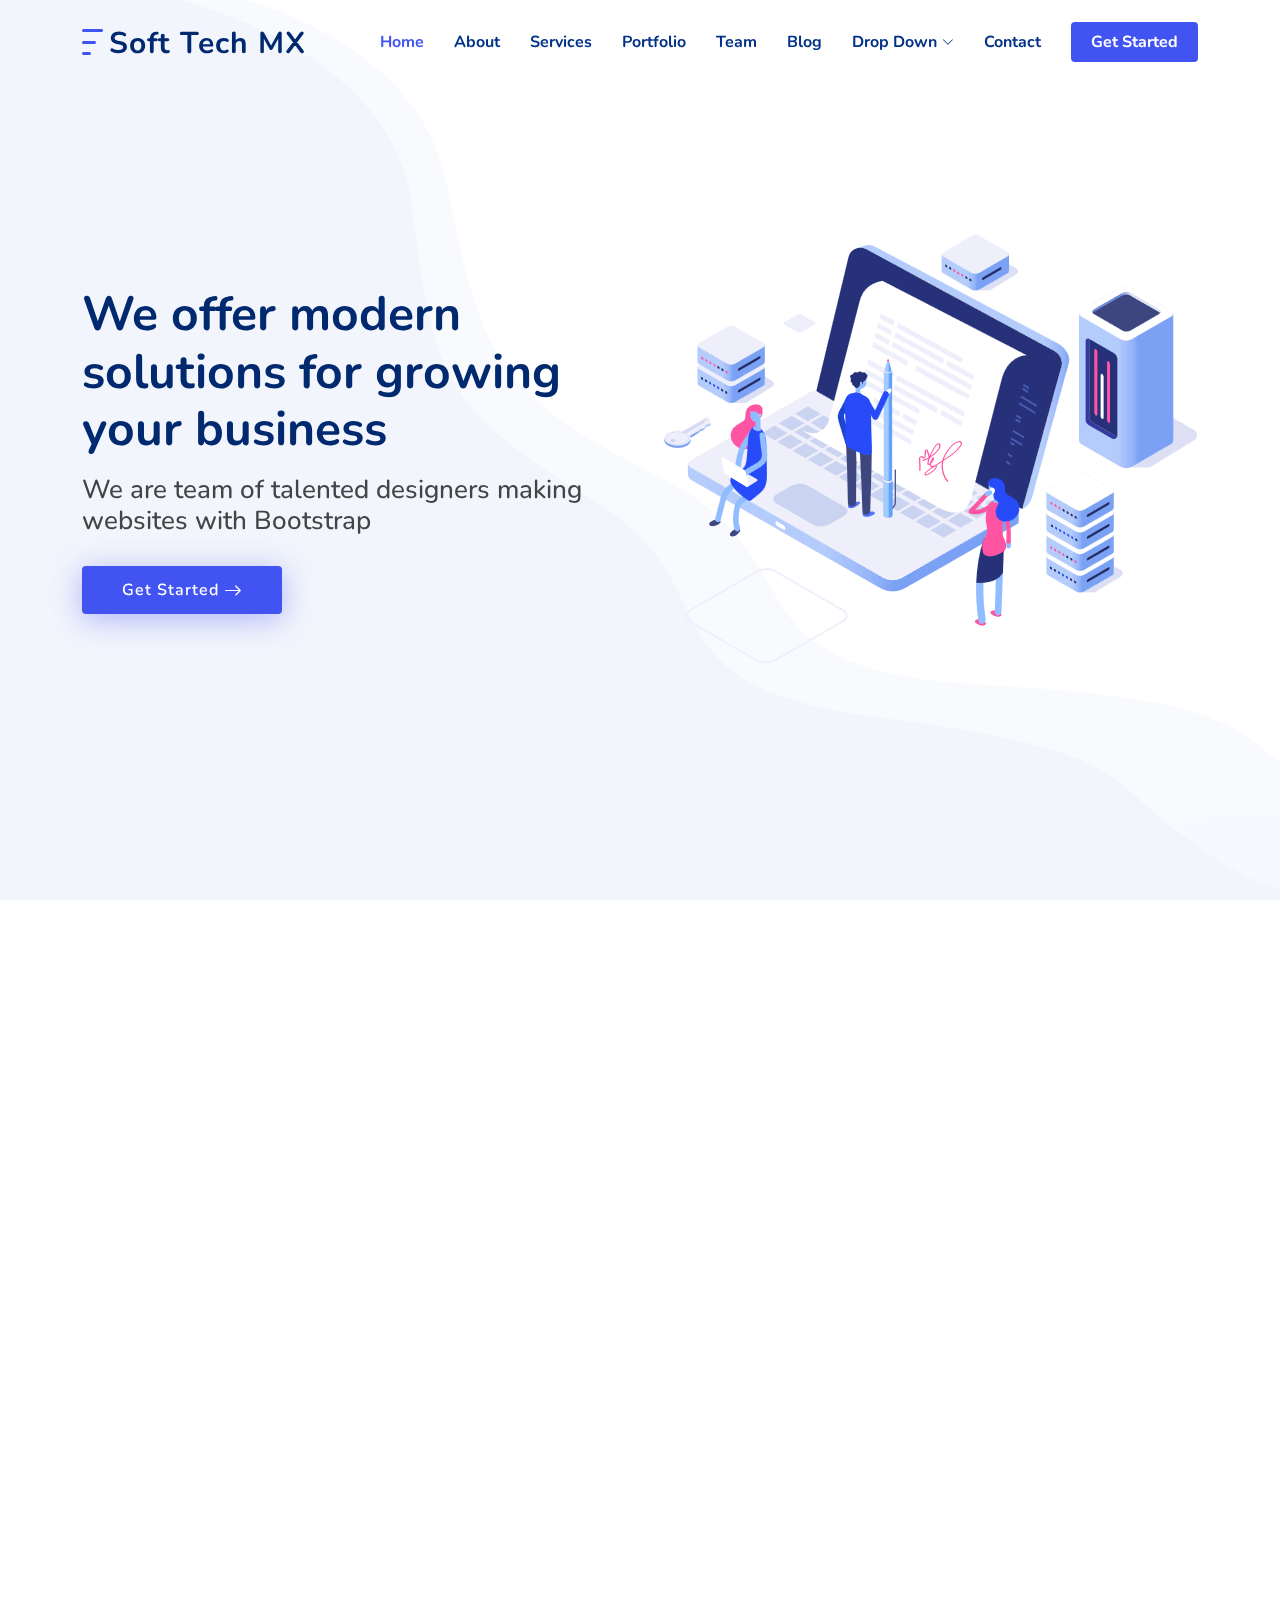
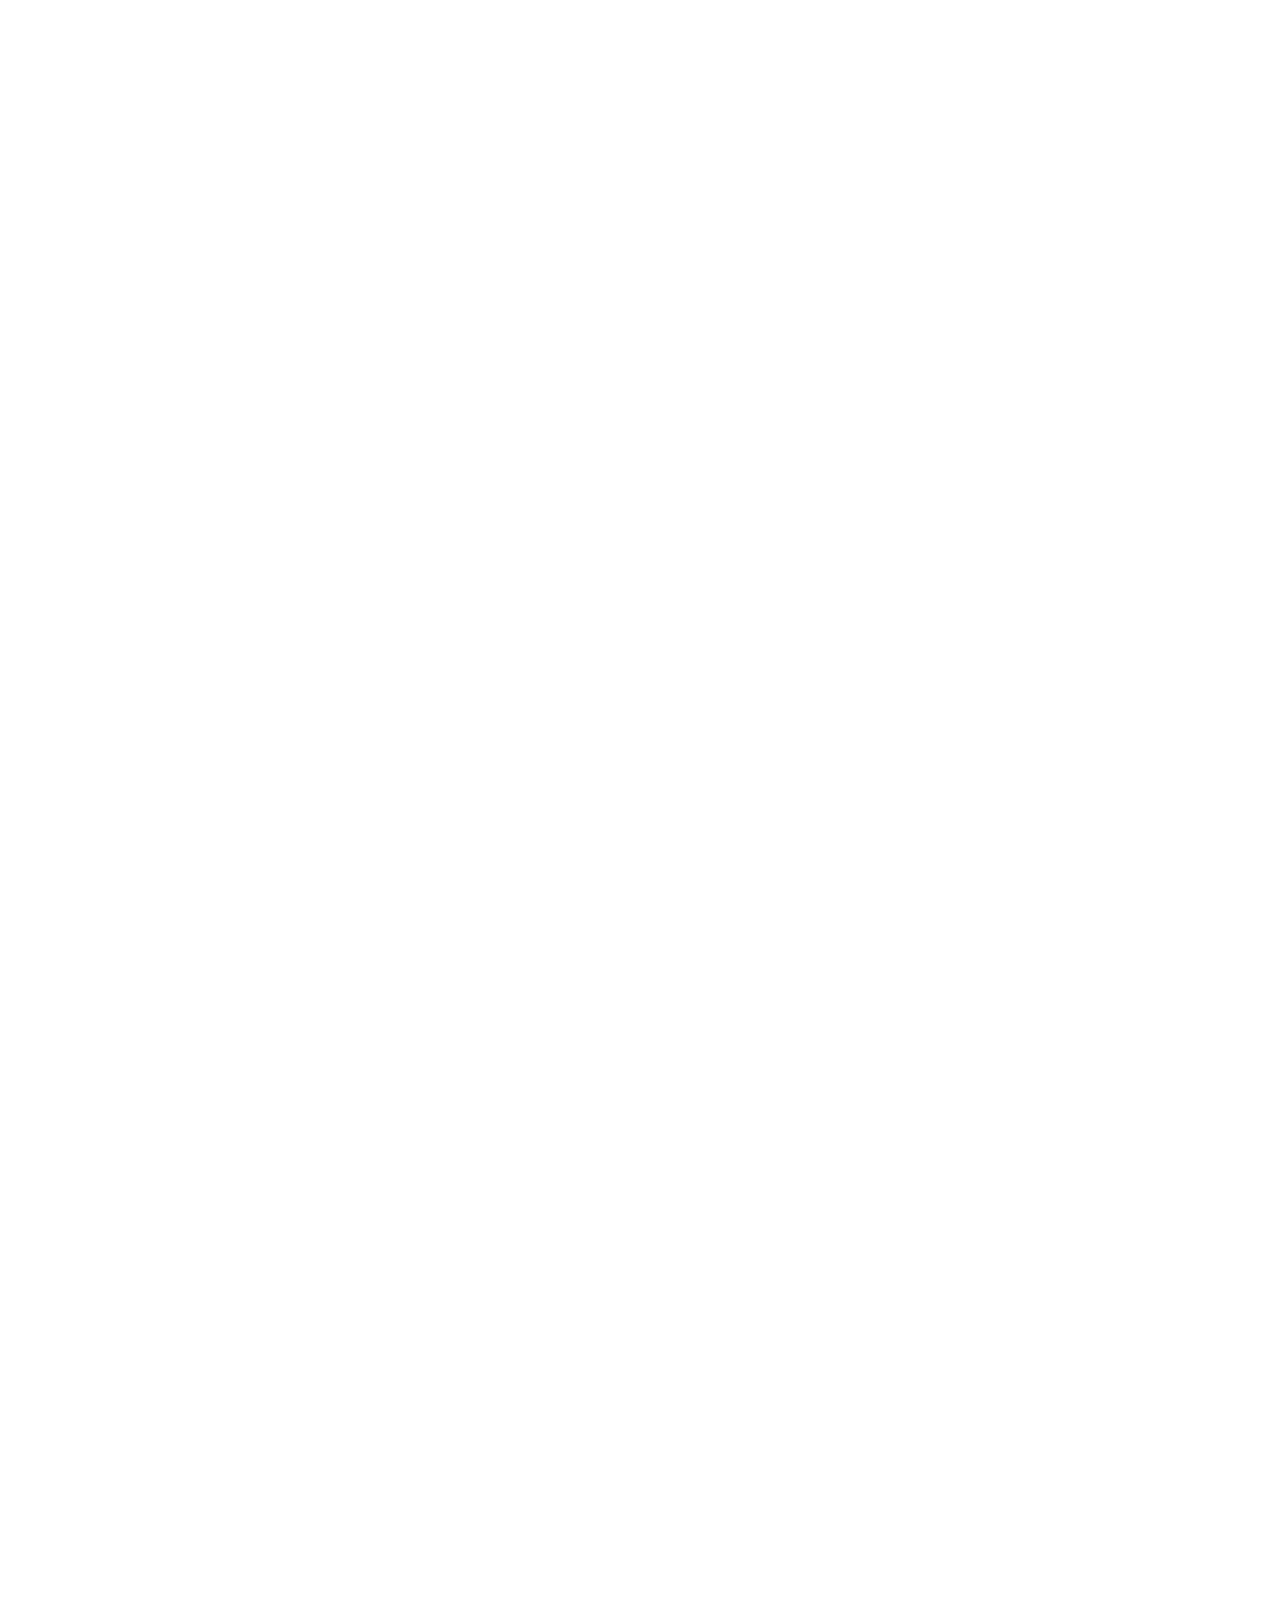
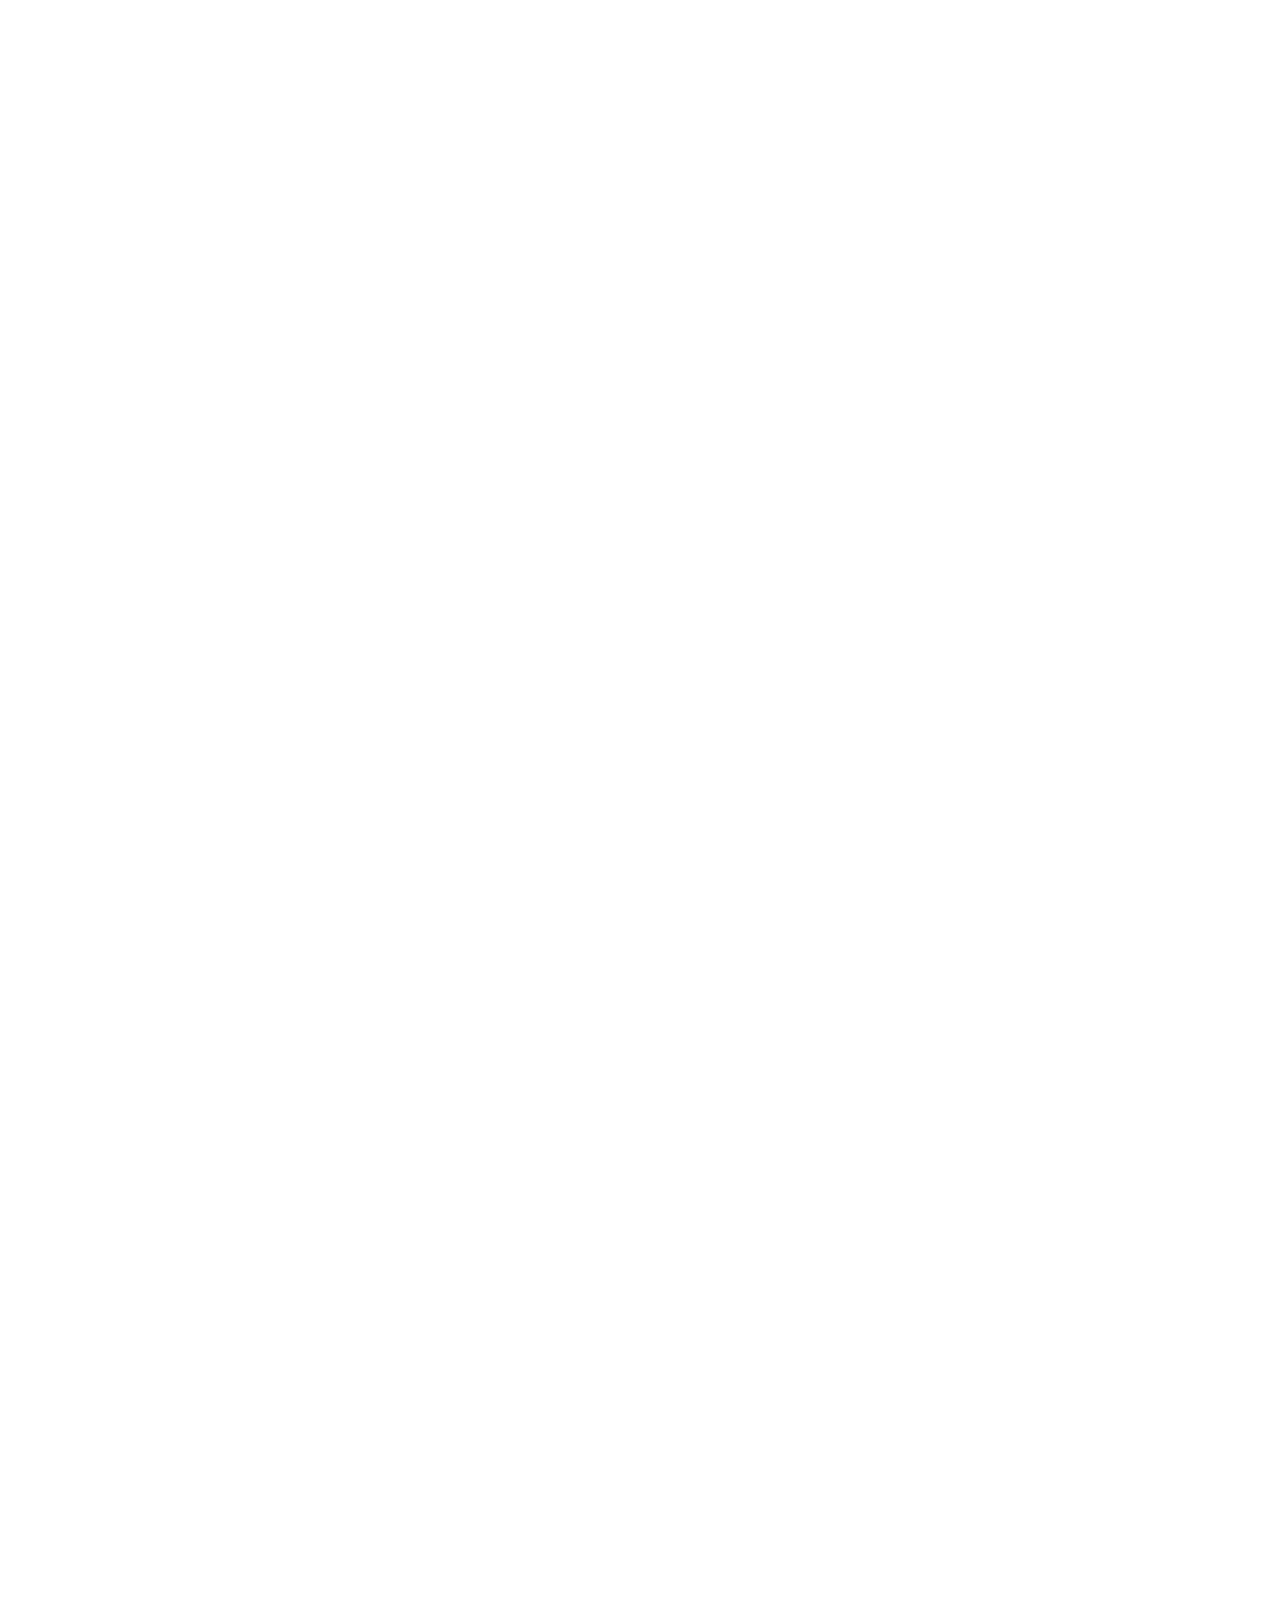
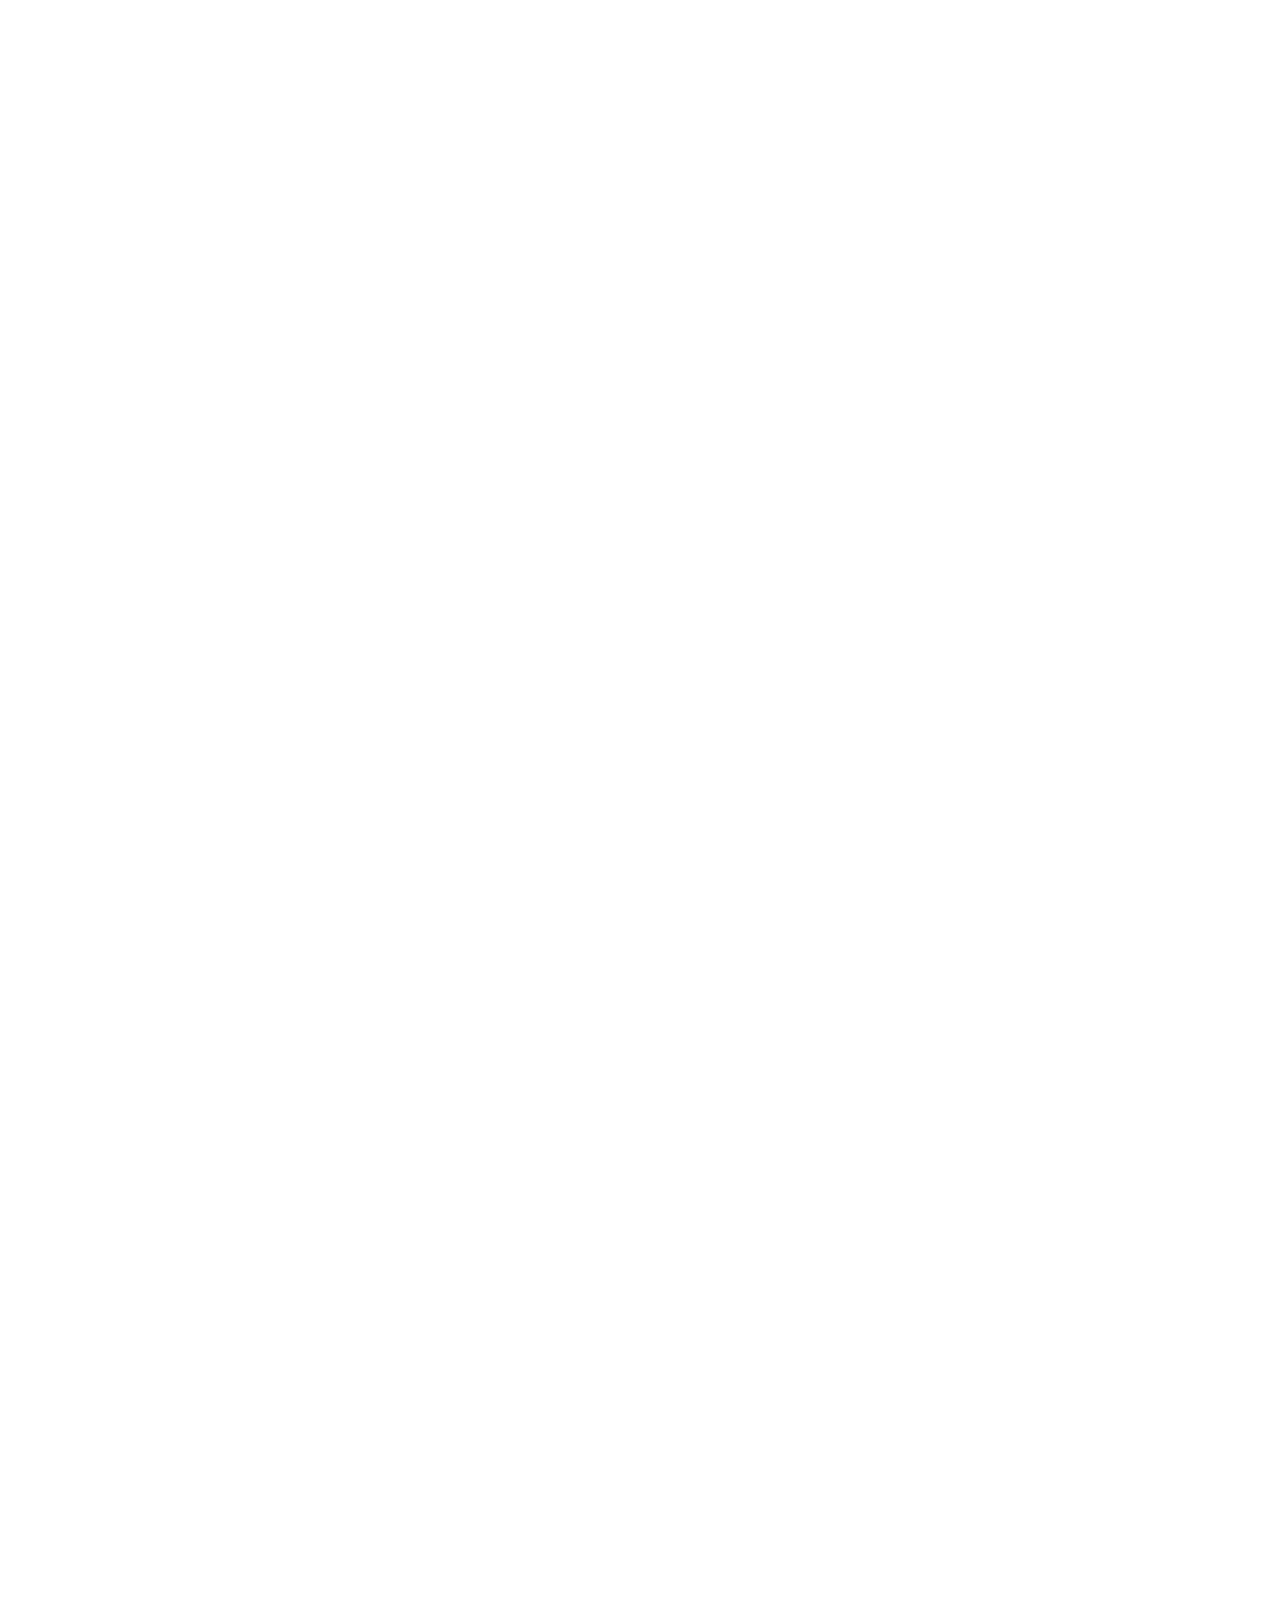
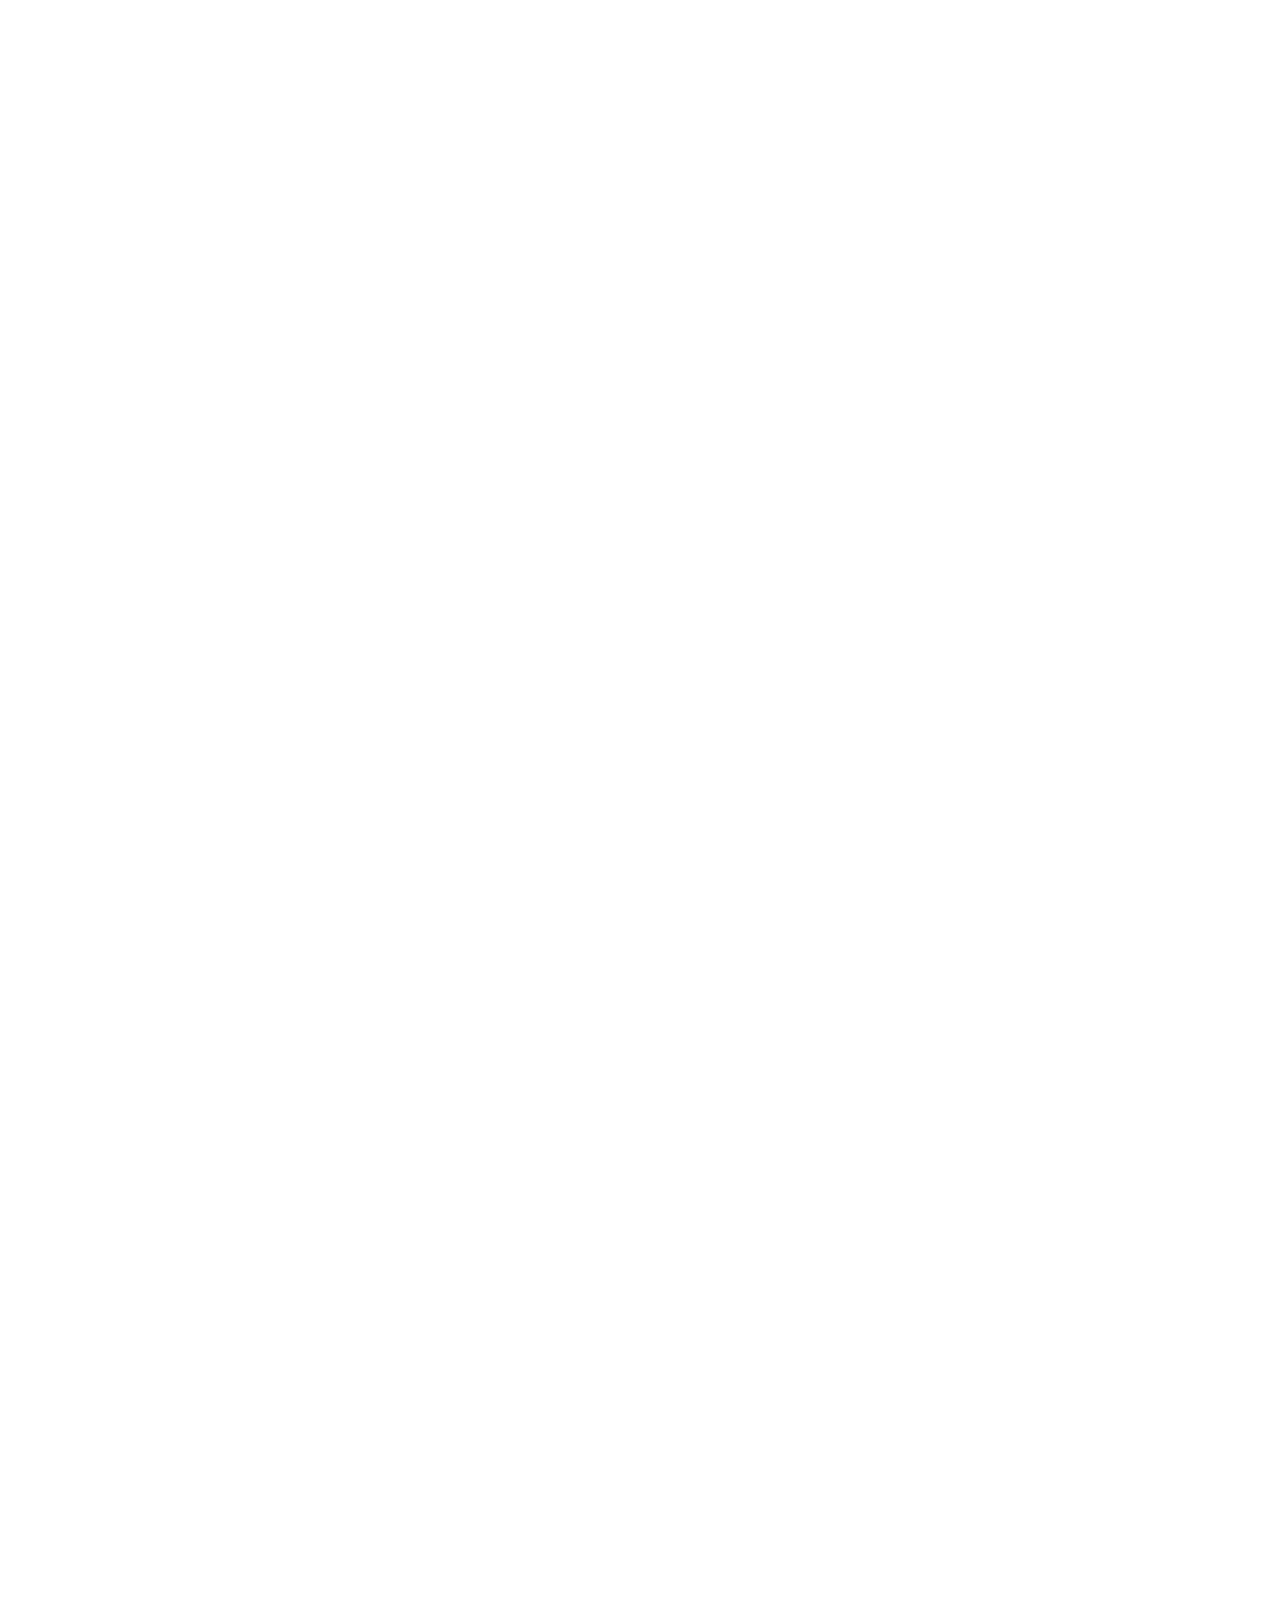
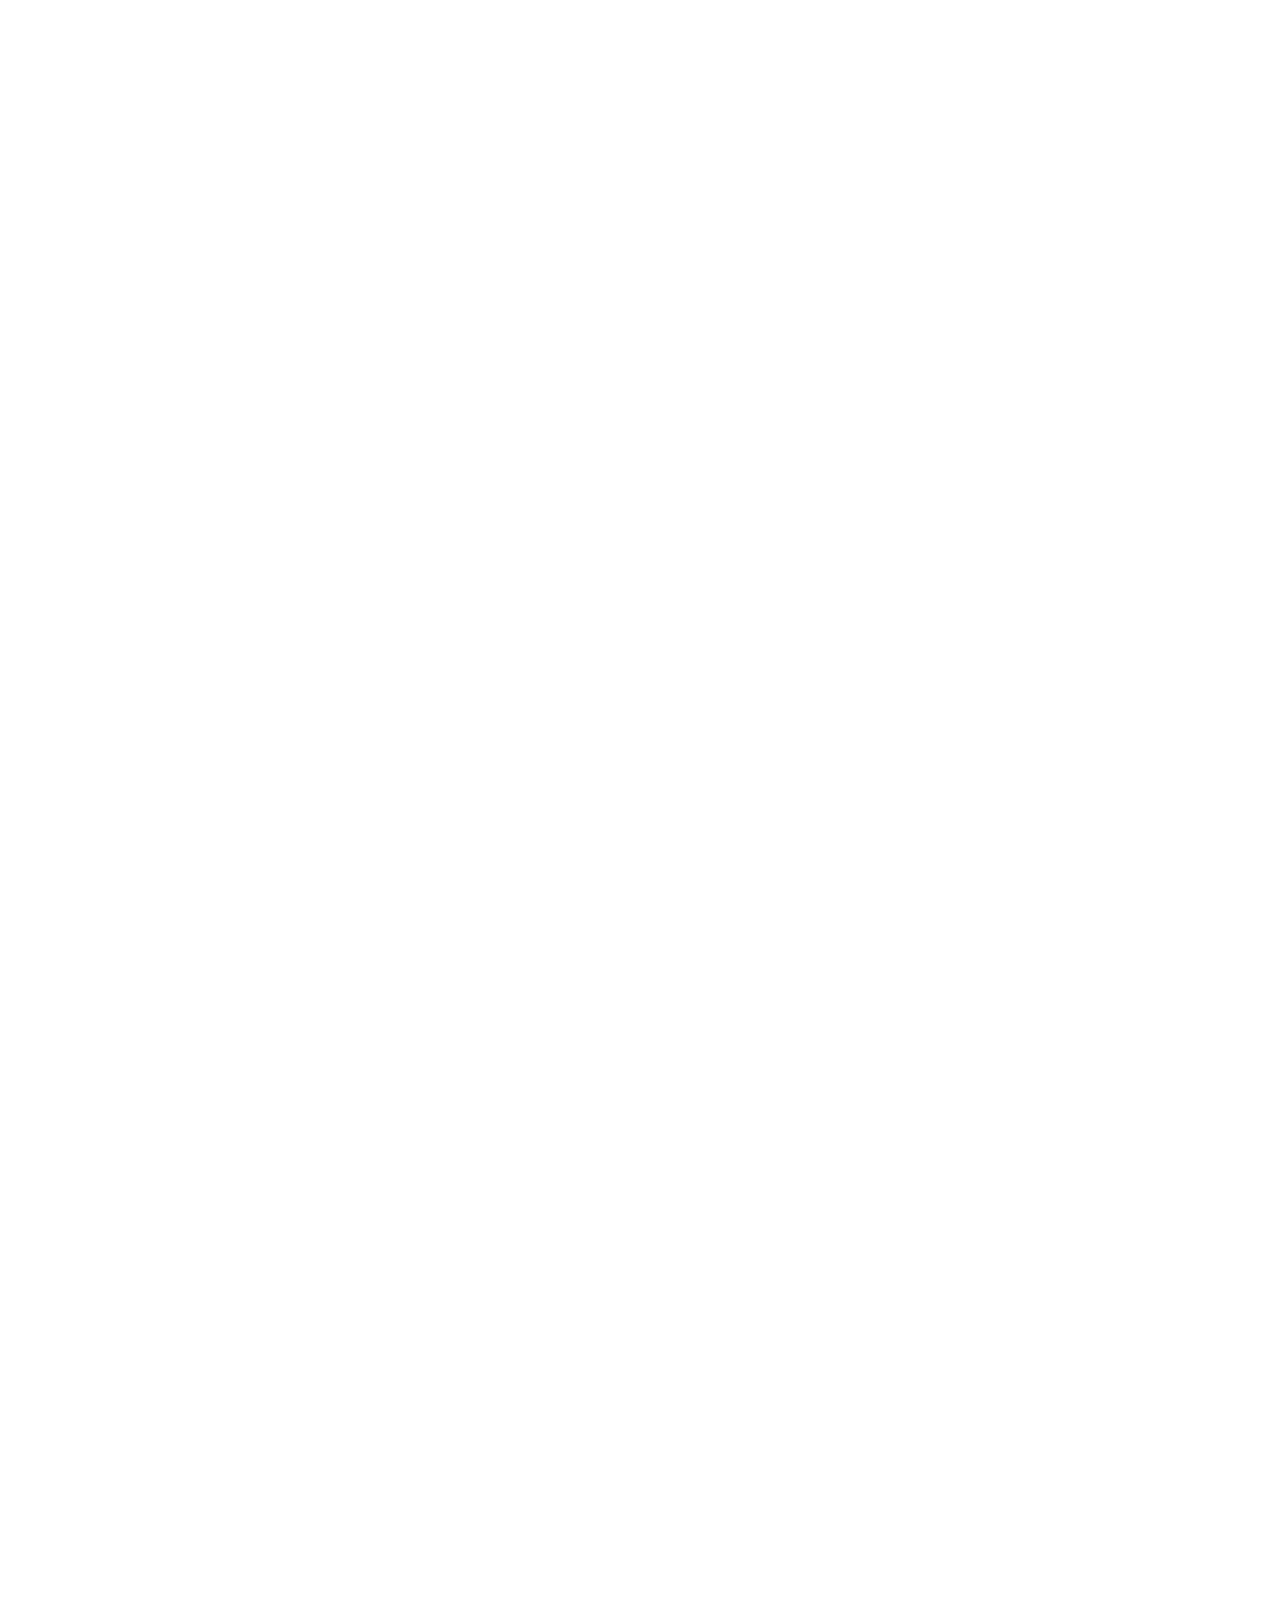
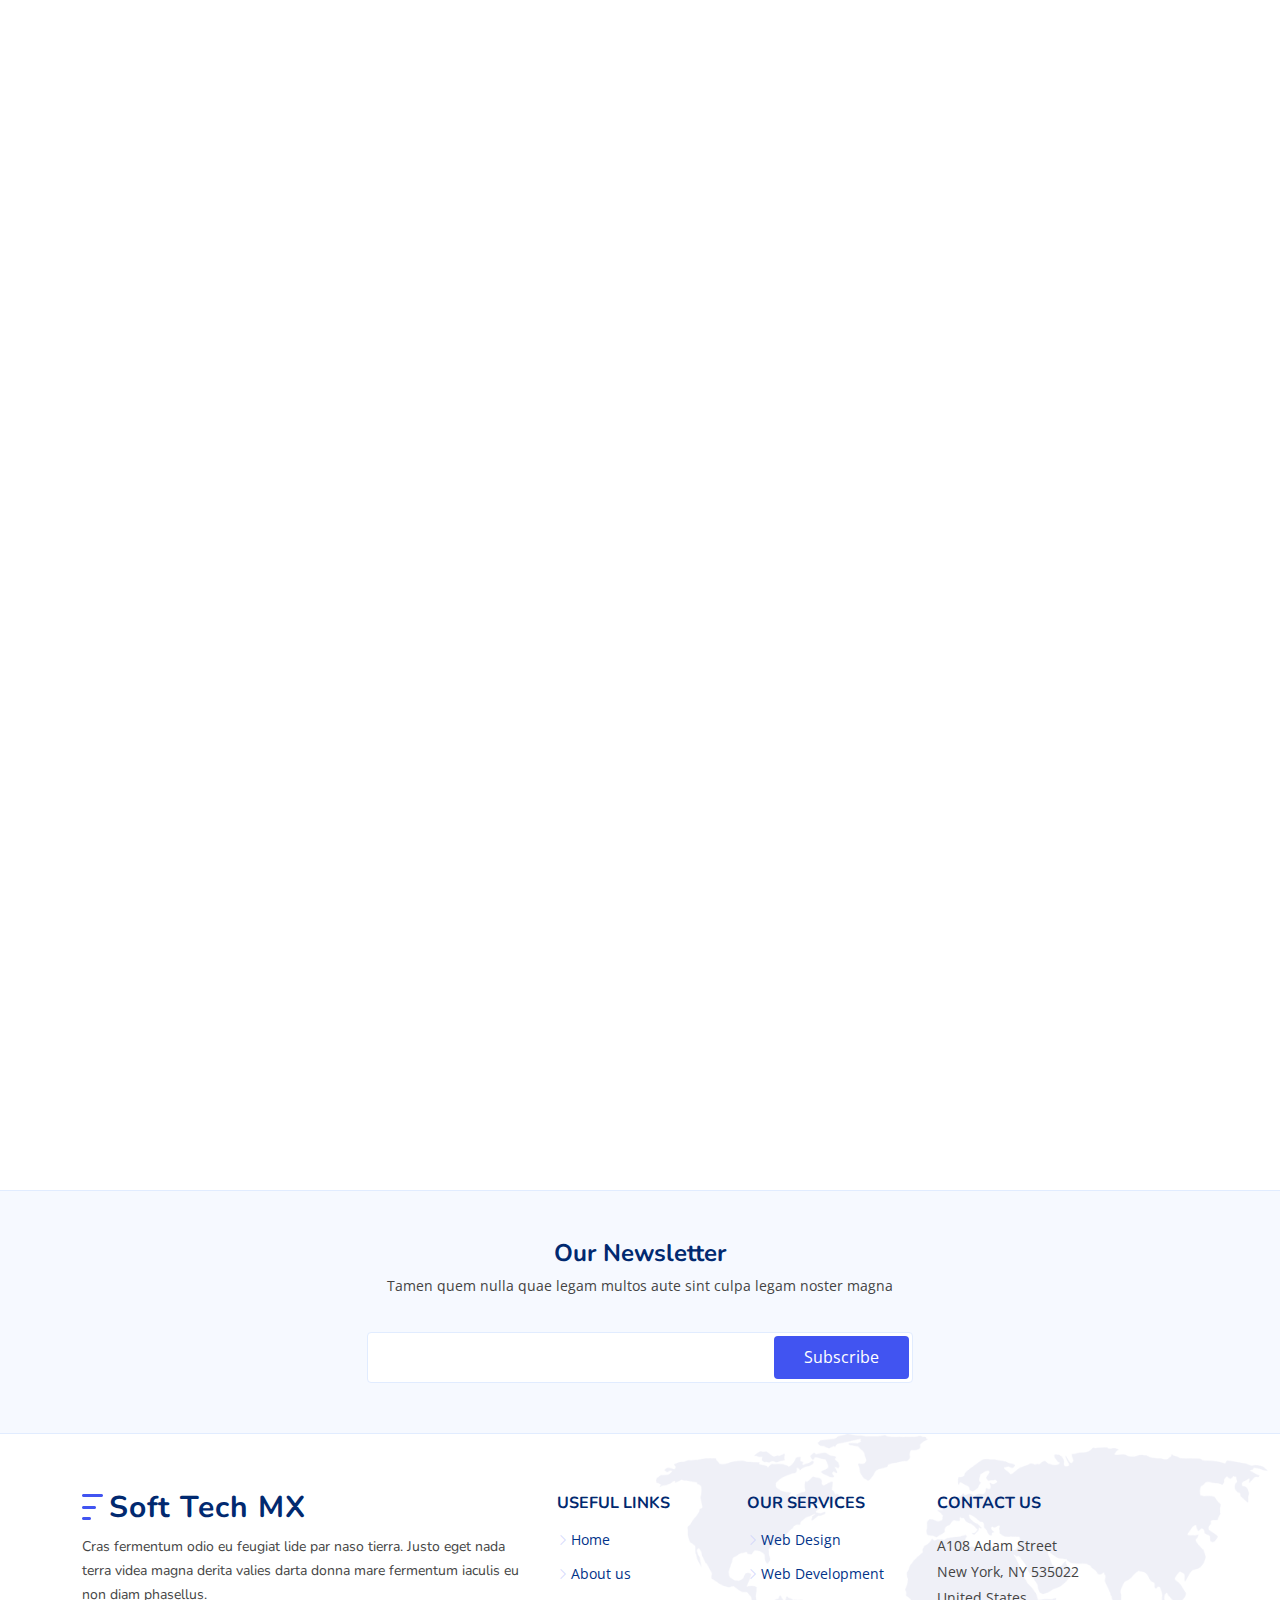
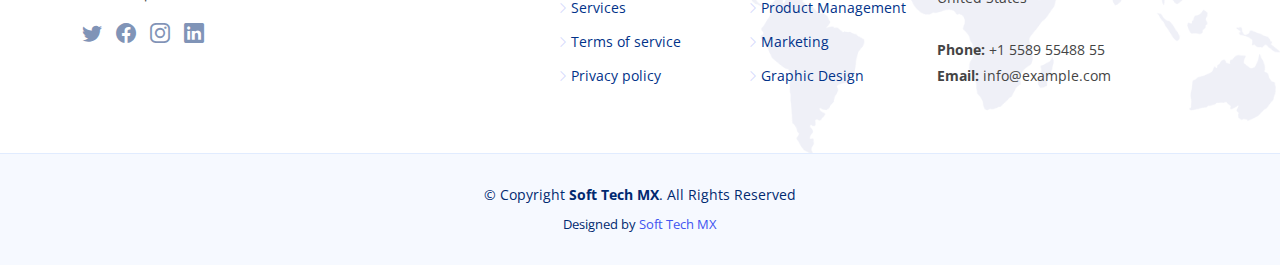
<file: index.html>
<!DOCTYPE html>
<html lang="en">

	<head>
		<meta charset="utf-8">
		<meta content="width=device-width, initial-scale=1.0" name="viewport">

		<title>Soft Tech MX</title>
		<meta content="" name="description">

		<meta content="" name="keywords">

		<!-- Favicons -->
		<link href="assets/img/favicon.png" rel="icon">
		<link href="assets/img/apple-touch-icon.png" rel="apple-touch-icon">

		<!-- Google Fonts -->
		<link href="https://fonts.googleapis.com/css?family=Open+Sans:300,300i,400,400i,600,600i,700,700i|Nunito:300,300i,400,400i,600,600i,700,700i|Poppins:300,300i,400,400i,500,500i,600,600i,700,700i" rel="stylesheet">

		<!-- Vendor CSS Files -->
		<link href="assets/vendor/aos/aos.css" rel="stylesheet">
		<link href="assets/vendor/bootstrap/css/bootstrap.min.css" rel="stylesheet">
		<link href="assets/vendor/bootstrap-icons/bootstrap-icons.css" rel="stylesheet">
		<link href="assets/vendor/glightbox/css/glightbox.min.css" rel="stylesheet">
		<link href="assets/vendor/remixicon/remixicon.css" rel="stylesheet">
		<link href="assets/vendor/swiper/swiper-bundle.min.css" rel="stylesheet">

		<!-- Template Main CSS File -->
		<link href="assets/css/style.css" rel="stylesheet">
	</head>

	<body>

		<header id="header" class="header fixed-top">
			<div class="container-fluid container-xl d-flex align-items-center justify-content-between">

				<a href="index.html" class="logo d-flex align-items-center">
					<img src="assets/img/logo.png" alt="">
					<span>Soft Tech MX</span>
				</a>

				<nav id="navbar" class="navbar">
					<ul>
						<li><a class="nav-link scrollto active" href="#hero">Home</a></li>
						<li><a class="nav-link scrollto" href="#about">About</a></li>
						<li><a class="nav-link scrollto" href="#services">Services</a></li>
						<li><a class="nav-link scrollto" href="#portfolio">Portfolio</a></li>
						<li><a class="nav-link scrollto" href="#team">Team</a></li>
						<li><a href="blog.html">Blog</a></li>
						<li class="dropdown"><a href="#"><span>Drop Down</span> <i class="bi bi-chevron-down"></i></a>
							<ul>
								<li><a href="#">Drop Down 1</a></li>
								<li class="dropdown"><a href="#"><span>Deep Drop Down</span> <i class="bi bi-chevron-right"></i></a>
									<ul>
										<li><a href="#">Deep Drop Down 1</a></li>
										<li><a href="#">Deep Drop Down 2</a></li>
										<li><a href="#">Deep Drop Down 3</a></li>
										<li><a href="#">Deep Drop Down 4</a></li>
										<li><a href="#">Deep Drop Down 5</a></li>
									</ul>
								</li>
								<li><a href="#">Drop Down 2</a></li>
								<li><a href="#">Drop Down 3</a></li>
								<li><a href="#">Drop Down 4</a></li>
							</ul>
						</li>
						<li><a class="nav-link scrollto" href="#contact">Contact</a></li>
						<li><a class="getstarted scrollto" href="#about">Get Started</a></li>
					</ul>
					<i class="bi bi-list mobile-nav-toggle"></i>
				</nav><!-- .navbar -->

			</div>
		</header>

		<section id="hero" class="hero d-flex align-items-center">

			<div class="container">
				<div class="row">
					<div class="col-lg-6 d-flex flex-column justify-content-center">
						<h1 data-aos="fade-up">We offer modern solutions for growing your business</h1>
						<h2 data-aos="fade-up" data-aos-delay="400">We are team of talented designers making websites with Bootstrap</h2>
						<div data-aos="fade-up" data-aos-delay="600">
							<div class="text-center text-lg-start">
								<a href="#about" class="btn-get-started scrollto d-inline-flex align-items-center justify-content-center align-self-center">
									<span>Get Started</span>
									<i class="bi bi-arrow-right"></i>
								</a>
							</div>
						</div>
					</div>
					<div class="col-lg-6 hero-img" data-aos="zoom-out" data-aos-delay="200">
						<img src="assets/img/hero-img.png" class="img-fluid" alt="">
					</div>
				</div>
			</div>

		</section>

		<main id="main">
			<!-- ======= About Section ======= -->
			<section id="about" class="about">

				<div class="container" data-aos="fade-up">
					<div class="row gx-0">

						<div class="col-lg-6 d-flex flex-column justify-content-center" data-aos="fade-up" data-aos-delay="200">
							<div class="content">
								<h3>Who We Are</h3>
								<h2>Expedita voluptas omnis cupiditate totam eveniet nobis sint iste. Dolores est repellat corrupti reprehenderit.</h2>
								<p>
									Quisquam vel ut sint cum eos hic dolores aperiam. Sed deserunt et. Inventore et et dolor consequatur itaque ut voluptate sed et. Magnam nam ipsum tenetur suscipit voluptatum nam et est corrupti.
								</p>
								<div class="text-center text-lg-start">
									<a href="#" class="btn-read-more d-inline-flex align-items-center justify-content-center align-self-center">
										<span>Read More</span>
										<i class="bi bi-arrow-right"></i>
									</a>
								</div>
							</div>
						</div>

						<div class="col-lg-6 d-flex align-items-center" data-aos="zoom-out" data-aos-delay="200">
							<img src="assets/img/about.jpg" class="img-fluid" alt="">
						</div>

					</div>
				</div>

			</section><!-- End About Section -->

			<!-- ======= Values Section ======= -->
			<section id="values" class="values">

				<div class="container" data-aos="fade-up">

					<header class="section-header">
						<h2>Our Values</h2>
						<p>Odit est perspiciatis laborum et dicta</p>
					</header>

					<div class="row">

						<div class="col-lg-4" data-aos="fade-up" data-aos-delay="200">
							<div class="box">
								<img src="assets/img/values-1.png" class="img-fluid" alt="">
								<h3>Ad cupiditate sed est odio</h3>
								<p>Eum ad dolor et. Autem aut fugiat debitis voluptatem consequuntur sit. Et veritatis id.</p>
							</div>
						</div>

						<div class="col-lg-4 mt-4 mt-lg-0" data-aos="fade-up" data-aos-delay="400">
							<div class="box">
								<img src="assets/img/values-2.png" class="img-fluid" alt="">
								<h3>Voluptatem voluptatum alias</h3>
								<p>Repudiandae amet nihil natus in distinctio suscipit id. Doloremque ducimus ea sit non.</p>
							</div>
						</div>

						<div class="col-lg-4 mt-4 mt-lg-0" data-aos="fade-up" data-aos-delay="600">
							<div class="box">
								<img src="assets/img/values-3.png" class="img-fluid" alt="">
								<h3>Fugit cupiditate alias nobis.</h3>
								<p>Quam rem vitae est autem molestias explicabo debitis sint. Vero aliquid quidem commodi.</p>
							</div>
						</div>

					</div>

				</div>

			</section><!-- End Values Section -->

			<!-- ======= Counts Section ======= -->
			<section id="counts" class="counts">
				<div class="container" data-aos="fade-up">

					<div class="row gy-4">

						<div class="col-lg-3 col-md-6">
							<div class="count-box">
								<i class="bi bi-emoji-smile"></i>
								<div>
									<span data-purecounter-start="0" data-purecounter-end="232" data-purecounter-duration="1" class="purecounter"></span>
									<p>Happy Clients</p>
								</div>
							</div>
						</div>

						<div class="col-lg-3 col-md-6">
							<div class="count-box">
								<i class="bi bi-journal-richtext" style="color: #ee6c20;"></i>
								<div>
									<span data-purecounter-start="0" data-purecounter-end="521" data-purecounter-duration="1" class="purecounter"></span>
									<p>Projects</p>
								</div>
							</div>
						</div>

						<div class="col-lg-3 col-md-6">
							<div class="count-box">
								<i class="bi bi-headset" style="color: #15be56;"></i>
								<div>
									<span data-purecounter-start="0" data-purecounter-end="1463" data-purecounter-duration="1" class="purecounter"></span>
									<p>Hours Of Support</p>
								</div>
							</div>
						</div>

						<div class="col-lg-3 col-md-6">
							<div class="count-box">
								<i class="bi bi-people" style="color: #bb0852;"></i>
								<div>
									<span data-purecounter-start="0" data-purecounter-end="15" data-purecounter-duration="1" class="purecounter"></span>
									<p>Hard Workers</p>
								</div>
							</div>
						</div>

					</div>

				</div>
			</section><!-- End Counts Section -->

			<!-- ======= Features Section ======= -->
			<section id="features" class="features">

				<div class="container" data-aos="fade-up">

					<header class="section-header">
						<h2>Features</h2>
						<p>Laboriosam et omnis fuga quis dolor direda fara</p>
					</header>

					<div class="row">

						<div class="col-lg-6">
							<img src="assets/img/features.png" class="img-fluid" alt="">
						</div>

						<div class="col-lg-6 mt-5 mt-lg-0 d-flex">
							<div class="row align-self-center gy-4">

								<div class="col-md-6" data-aos="zoom-out" data-aos-delay="200">
									<div class="feature-box d-flex align-items-center">
										<i class="bi bi-check"></i>
										<h3>Eos aspernatur rem</h3>
									</div>
								</div>

								<div class="col-md-6" data-aos="zoom-out" data-aos-delay="300">
									<div class="feature-box d-flex align-items-center">
										<i class="bi bi-check"></i>
										<h3>Facilis neque ipsa</h3>
									</div>
								</div>

								<div class="col-md-6" data-aos="zoom-out" data-aos-delay="400">
									<div class="feature-box d-flex align-items-center">
										<i class="bi bi-check"></i>
										<h3>Volup amet voluptas</h3>
									</div>
								</div>

								<div class="col-md-6" data-aos="zoom-out" data-aos-delay="500">
									<div class="feature-box d-flex align-items-center">
										<i class="bi bi-check"></i>
										<h3>Rerum omnis sint</h3>
									</div>
								</div>

								<div class="col-md-6" data-aos="zoom-out" data-aos-delay="600">
									<div class="feature-box d-flex align-items-center">
										<i class="bi bi-check"></i>
										<h3>Alias possimus</h3>
									</div>
								</div>

								<div class="col-md-6" data-aos="zoom-out" data-aos-delay="700">
									<div class="feature-box d-flex align-items-center">
										<i class="bi bi-check"></i>
										<h3>Repellendus mollitia</h3>
									</div>
								</div>

							</div>
						</div>

					</div> <!-- / row -->

					<!-- Feature Tabs -->
					<div class="row feture-tabs" data-aos="fade-up">
						<div class="col-lg-6">
							<h3>Neque officiis dolore maiores et exercitationem quae est seda lidera pat claero</h3>

							<!-- Tabs -->
							<ul class="nav nav-pills mb-3">
								<li>
									<a class="nav-link active" data-bs-toggle="pill" href="#tab1">Saepe fuga</a>
								</li>
								<li>
									<a class="nav-link" data-bs-toggle="pill" href="#tab2">Voluptates</a>
								</li>
								<li>
									<a class="nav-link" data-bs-toggle="pill" href="#tab3">Corrupti</a>
								</li>
							</ul><!-- End Tabs -->

							<!-- Tab Content -->
							<div class="tab-content">

								<div class="tab-pane fade show active" id="tab1">
									<p>Consequuntur inventore voluptates consequatur aut vel et. Eos doloribus expedita. Sapiente atque consequatur minima nihil quae aspernatur quo suscipit voluptatem.</p>
									<div class="d-flex align-items-center mb-2">
										<i class="bi bi-check2"></i>
										<h4>Repudiandae rerum velit modi et officia quasi facilis</h4>
									</div>
									<p>Laborum omnis voluptates voluptas qui sit aliquam blanditiis. Sapiente minima commodi dolorum non eveniet magni quaerat nemo et.</p>
									<div class="d-flex align-items-center mb-2">
										<i class="bi bi-check2"></i>
										<h4>Incidunt non veritatis illum ea ut nisi</h4>
									</div>
									<p>Non quod totam minus repellendus autem sint velit. Rerum debitis facere soluta tenetur. Iure molestiae assumenda sunt qui inventore eligendi voluptates nisi at. Dolorem quo tempora. Quia et perferendis.</p>
								</div><!-- End Tab 1 Content -->

								<div class="tab-pane fade show" id="tab2">
									<p>Consequuntur inventore voluptates consequatur aut vel et. Eos doloribus expedita. Sapiente atque consequatur minima nihil quae aspernatur quo suscipit voluptatem.</p>
									<div class="d-flex align-items-center mb-2">
										<i class="bi bi-check2"></i>
										<h4>Repudiandae rerum velit modi et officia quasi facilis</h4>
									</div>
									<p>Laborum omnis voluptates voluptas qui sit aliquam blanditiis. Sapiente minima commodi dolorum non eveniet magni quaerat nemo et.</p>
									<div class="d-flex align-items-center mb-2">
										<i class="bi bi-check2"></i>
										<h4>Incidunt non veritatis illum ea ut nisi</h4>
									</div>
									<p>Non quod totam minus repellendus autem sint velit. Rerum debitis facere soluta tenetur. Iure molestiae assumenda sunt qui inventore eligendi voluptates nisi at. Dolorem quo tempora. Quia et perferendis.</p>
								</div><!-- End Tab 2 Content -->

								<div class="tab-pane fade show" id="tab3">
									<p>Consequuntur inventore voluptates consequatur aut vel et. Eos doloribus expedita. Sapiente atque consequatur minima nihil quae aspernatur quo suscipit voluptatem.</p>
									<div class="d-flex align-items-center mb-2">
										<i class="bi bi-check2"></i>
										<h4>Repudiandae rerum velit modi et officia quasi facilis</h4>
									</div>
									<p>Laborum omnis voluptates voluptas qui sit aliquam blanditiis. Sapiente minima commodi dolorum non eveniet magni quaerat nemo et.</p>
									<div class="d-flex align-items-center mb-2">
										<i class="bi bi-check2"></i>
										<h4>Incidunt non veritatis illum ea ut nisi</h4>
									</div>
									<p>Non quod totam minus repellendus autem sint velit. Rerum debitis facere soluta tenetur. Iure molestiae assumenda sunt qui inventore eligendi voluptates nisi at. Dolorem quo tempora. Quia et perferendis.</p>
								</div><!-- End Tab 3 Content -->

							</div>

						</div>

						<div class="col-lg-6">
							<img src="assets/img/features-2.png" class="img-fluid" alt="">
						</div>

					</div><!-- End Feature Tabs -->

					<!-- Feature Icons -->
					<div class="row feature-icons" data-aos="fade-up">
						<h3>Ratione mollitia eos ab laudantium rerum beatae quo</h3>

						<div class="row">

							<div class="col-xl-4 text-center" data-aos="fade-right" data-aos-delay="100">
								<img src="assets/img/features-3.png" class="img-fluid p-4" alt="">
							</div>

							<div class="col-xl-8 d-flex content">
								<div class="row align-self-center gy-4">

									<div class="col-md-6 icon-box" data-aos="fade-up">
										<i class="ri-line-chart-line"></i>
										<div>
											<h4>Corporis voluptates sit</h4>
											<p>Consequuntur sunt aut quasi enim aliquam quae harum pariatur laboris nisi ut aliquip</p>
										</div>
									</div>

									<div class="col-md-6 icon-box" data-aos="fade-up" data-aos-delay="100">
										<i class="ri-stack-line"></i>
										<div>
											<h4>Ullamco laboris nisi</h4>
											<p>Excepteur sint occaecat cupidatat non proident, sunt in culpa qui officia deserunt</p>
										</div>
									</div>

									<div class="col-md-6 icon-box" data-aos="fade-up" data-aos-delay="200">
										<i class="ri-brush-4-line"></i>
										<div>
											<h4>Labore consequatur</h4>
											<p>Aut suscipit aut cum nemo deleniti aut omnis. Doloribus ut maiores omnis facere</p>
										</div>
									</div>

									<div class="col-md-6 icon-box" data-aos="fade-up" data-aos-delay="300">
										<i class="ri-magic-line"></i>
										<div>
											<h4>Beatae veritatis</h4>
											<p>Expedita veritatis consequuntur nihil tempore laudantium vitae denat pacta</p>
										</div>
									</div>

									<div class="col-md-6 icon-box" data-aos="fade-up" data-aos-delay="400">
										<i class="ri-command-line"></i>
										<div>
											<h4>Molestiae dolor</h4>
											<p>Et fuga et deserunt et enim. Dolorem architecto ratione tensa raptor marte</p>
										</div>
									</div>

									<div class="col-md-6 icon-box" data-aos="fade-up" data-aos-delay="500">
										<i class="ri-radar-line"></i>
										<div>
											<h4>Explicabo consectetur</h4>
											<p>Est autem dicta beatae suscipit. Sint veritatis et sit quasi ab aut inventore</p>
										</div>
									</div>

								</div>
							</div>

						</div>

					</div><!-- End Feature Icons -->

				</div>

			</section><!-- End Features Section -->

			<!-- ======= Services Section ======= -->
			<section id="services" class="services">

				<div class="container" data-aos="fade-up">

					<header class="section-header">
						<h2>Services</h2>
						<p>Veritatis et dolores facere numquam et praesentium</p>
					</header>

					<div class="row gy-4">

						<div class="col-lg-4 col-md-6" data-aos="fade-up" data-aos-delay="200">
							<div class="service-box blue">
								<i class="ri-discuss-line icon"></i>
								<h3>Nesciunt Mete</h3>
								<p>Provident nihil minus qui consequatur non omnis maiores. Eos accusantium minus dolores iure perferendis tempore et consequatur.</p>
								<a href="#" class="read-more"><span>Read More</span> <i class="bi bi-arrow-right"></i></a>
							</div>
						</div>

						<div class="col-lg-4 col-md-6" data-aos="fade-up" data-aos-delay="300">
							<div class="service-box orange">
								<i class="ri-discuss-line icon"></i>
								<h3>Eosle Commodi</h3>
								<p>Ut autem aut autem non a. Sint sint sit facilis nam iusto sint. Libero corrupti neque eum hic non ut nesciunt dolorem.</p>
								<a href="#" class="read-more"><span>Read More</span> <i class="bi bi-arrow-right"></i></a>
							</div>
						</div>

						<div class="col-lg-4 col-md-6" data-aos="fade-up" data-aos-delay="400">
							<div class="service-box green">
								<i class="ri-discuss-line icon"></i>
								<h3>Ledo Markt</h3>
								<p>Ut excepturi voluptatem nisi sed. Quidem fuga consequatur. Minus ea aut. Vel qui id voluptas adipisci eos earum corrupti.</p>
								<a href="#" class="read-more"><span>Read More</span> <i class="bi bi-arrow-right"></i></a>
							</div>
						</div>

						<div class="col-lg-4 col-md-6" data-aos="fade-up" data-aos-delay="500">
							<div class="service-box red">
								<i class="ri-discuss-line icon"></i>
								<h3>Asperiores Commodi</h3>
								<p>Non et temporibus minus omnis sed dolor esse consequatur. Cupiditate sed error ea fuga sit provident adipisci neque.</p>
								<a href="#" class="read-more"><span>Read More</span> <i class="bi bi-arrow-right"></i></a>
							</div>
						</div>

						<div class="col-lg-4 col-md-6" data-aos="fade-up" data-aos-delay="600">
							<div class="service-box purple">
								<i class="ri-discuss-line icon"></i>
								<h3>Velit Doloremque.</h3>
								<p>Cumque et suscipit saepe. Est maiores autem enim facilis ut aut ipsam corporis aut. Sed animi at autem alias eius labore.</p>
								<a href="#" class="read-more"><span>Read More</span> <i class="bi bi-arrow-right"></i></a>
							</div>
						</div>

						<div class="col-lg-4 col-md-6" data-aos="fade-up" data-aos-delay="700">
							<div class="service-box pink">
								<i class="ri-discuss-line icon"></i>
								<h3>Dolori Architecto</h3>
								<p>Hic molestias ea quibusdam eos. Fugiat enim doloremque aut neque non et debitis iure. Corrupti recusandae ducimus enim.</p>
								<a href="#" class="read-more"><span>Read More</span> <i class="bi bi-arrow-right"></i></a>
							</div>
						</div>

					</div>

				</div>

			</section><!-- End Services Section -->

			<!-- ======= Pricing Section ======= -->
			<section id="pricing" class="pricing">

				<div class="container" data-aos="fade-up">

					<header class="section-header">
						<h2>Pricing</h2>
						<p>Check our Pricing</p>
					</header>

					<div class="row gy-4" data-aos="fade-left">

						<div class="col-lg-3 col-md-6" data-aos="zoom-in" data-aos-delay="100">
							<div class="box">
								<h3 style="color: #07d5c0;">Free Plan</h3>
								<div class="price"><sup>$</sup>0<span> / mo</span></div>
								<img src="assets/img/pricing-free.png" class="img-fluid" alt="">
								<ul>
									<li>Aida dere</li>
									<li>Nec feugiat nisl</li>
									<li>Nulla at volutpat dola</li>
									<li class="na">Pharetra massa</li>
									<li class="na">Massa ultricies mi</li>
								</ul>
								<a href="#" class="btn-buy">Buy Now</a>
							</div>
						</div>

						<div class="col-lg-3 col-md-6" data-aos="zoom-in" data-aos-delay="200">
							<div class="box">
								<span class="featured">Featured</span>
								<h3 style="color: #65c600;">Starter Plan</h3>
								<div class="price"><sup>$</sup>19<span> / mo</span></div>
								<img src="assets/img/pricing-starter.png" class="img-fluid" alt="">
								<ul>
									<li>Aida dere</li>
									<li>Nec feugiat nisl</li>
									<li>Nulla at volutpat dola</li>
									<li>Pharetra massa</li>
									<li class="na">Massa ultricies mi</li>
								</ul>
								<a href="#" class="btn-buy">Buy Now</a>
							</div>
						</div>

						<div class="col-lg-3 col-md-6" data-aos="zoom-in" data-aos-delay="300">
							<div class="box">
								<h3 style="color: #ff901c;">Business Plan</h3>
								<div class="price"><sup>$</sup>29<span> / mo</span></div>
								<img src="assets/img/pricing-business.png" class="img-fluid" alt="">
								<ul>
									<li>Aida dere</li>
									<li>Nec feugiat nisl</li>
									<li>Nulla at volutpat dola</li>
									<li>Pharetra massa</li>
									<li>Massa ultricies mi</li>
								</ul>
								<a href="#" class="btn-buy">Buy Now</a>
							</div>
						</div>

						<div class="col-lg-3 col-md-6" data-aos="zoom-in" data-aos-delay="400">
							<div class="box">
								<h3 style="color: #ff0071;">Ultimate Plan</h3>
								<div class="price"><sup>$</sup>49<span> / mo</span></div>
								<img src="assets/img/pricing-ultimate.png" class="img-fluid" alt="">
								<ul>
									<li>Aida dere</li>
									<li>Nec feugiat nisl</li>
									<li>Nulla at volutpat dola</li>
									<li>Pharetra massa</li>
									<li>Massa ultricies mi</li>
								</ul>
								<a href="#" class="btn-buy">Buy Now</a>
							</div>
						</div>

					</div>

				</div>

			</section><!-- End Pricing Section -->

			<!-- ======= F.A.Q Section ======= -->
			<section id="faq" class="faq">

				<div class="container" data-aos="fade-up">

					<header class="section-header">
						<h2>F.A.Q</h2>
						<p>Frequently Asked Questions</p>
					</header>

					<div class="row">
						<div class="col-lg-6">
							<!-- F.A.Q List 1-->
							<div class="accordion accordion-flush" id="faqlist1">
								<div class="accordion-item">
									<h2 class="accordion-header">
										<button class="accordion-button collapsed" type="button" data-bs-toggle="collapse" data-bs-target="#faq-content-1">
											Non consectetur a erat nam at lectus urna duis?
										</button>
									</h2>
									<div id="faq-content-1" class="accordion-collapse collapse" data-bs-parent="#faqlist1">
										<div class="accordion-body">
											Feugiat pretium nibh ipsum consequat. Tempus iaculis urna id volutpat lacus laoreet non curabitur gravida. Venenatis lectus magna fringilla urna porttitor rhoncus dolor purus non.
										</div>
									</div>
								</div>

								<div class="accordion-item">
									<h2 class="accordion-header">
										<button class="accordion-button collapsed" type="button" data-bs-toggle="collapse" data-bs-target="#faq-content-2">
											Feugiat scelerisque varius morbi enim nunc faucibus a pellentesque?
										</button>
									</h2>
									<div id="faq-content-2" class="accordion-collapse collapse" data-bs-parent="#faqlist1">
										<div class="accordion-body">
											Dolor sit amet consectetur adipiscing elit pellentesque habitant morbi. Id interdum velit laoreet id donec ultrices. Fringilla phasellus faucibus scelerisque eleifend donec pretium. Est pellentesque elit ullamcorper dignissim. Mauris ultrices eros in cursus turpis massa tincidunt dui.
										</div>
									</div>
								</div>

								<div class="accordion-item">
									<h2 class="accordion-header">
										<button class="accordion-button collapsed" type="button" data-bs-toggle="collapse" data-bs-target="#faq-content-3">
											Dolor sit amet consectetur adipiscing elit pellentesque habitant morbi?
										</button>
									</h2>
									<div id="faq-content-3" class="accordion-collapse collapse" data-bs-parent="#faqlist1">
										<div class="accordion-body">
											Eleifend mi in nulla posuere sollicitudin aliquam ultrices sagittis orci. Faucibus pulvinar elementum integer enim. Sem nulla pharetra diam sit amet nisl suscipit. Rutrum tellus pellentesque eu tincidunt. Lectus urna duis convallis convallis tellus. Urna molestie at elementum eu facilisis sed odio morbi quis
										</div>
									</div>
								</div>

							</div>
						</div>

						<div class="col-lg-6">

							<!-- F.A.Q List 2-->
							<div class="accordion accordion-flush" id="faqlist2">

								<div class="accordion-item">
									<h2 class="accordion-header">
										<button class="accordion-button collapsed" type="button" data-bs-toggle="collapse" data-bs-target="#faq2-content-1">
											Ac odio tempor orci dapibus. Aliquam eleifend mi in nulla?
										</button>
									</h2>
									<div id="faq2-content-1" class="accordion-collapse collapse" data-bs-parent="#faqlist2">
										<div class="accordion-body">
											Dolor sit amet consectetur adipiscing elit pellentesque habitant morbi. Id interdum velit laoreet id donec ultrices. Fringilla phasellus faucibus scelerisque eleifend donec pretium. Est pellentesque elit ullamcorper dignissim. Mauris ultrices eros in cursus turpis massa tincidunt dui.
										</div>
									</div>
								</div>

								<div class="accordion-item">
									<h2 class="accordion-header">
										<button class="accordion-button collapsed" type="button" data-bs-toggle="collapse" data-bs-target="#faq2-content-2">
											Tempus quam pellentesque nec nam aliquam sem et tortor consequat?
										</button>
									</h2>
									<div id="faq2-content-2" class="accordion-collapse collapse" data-bs-parent="#faqlist2">
										<div class="accordion-body">
											Molestie a iaculis at erat pellentesque adipiscing commodo. Dignissim suspendisse in est ante in. Nunc vel risus commodo viverra maecenas accumsan. Sit amet nisl suscipit adipiscing bibendum est. Purus gravida quis blandit turpis cursus in
										</div>
									</div>
								</div>

								<div class="accordion-item">
									<h2 class="accordion-header">
										<button class="accordion-button collapsed" type="button" data-bs-toggle="collapse" data-bs-target="#faq2-content-3">
											Varius vel pharetra vel turpis nunc eget lorem dolor?
										</button>
									</h2>
									<div id="faq2-content-3" class="accordion-collapse collapse" data-bs-parent="#faqlist2">
										<div class="accordion-body">
											Laoreet sit amet cursus sit amet dictum sit amet justo. Mauris vitae ultricies leo integer malesuada nunc vel. Tincidunt eget nullam non nisi est sit amet. Turpis nunc eget lorem dolor sed. Ut venenatis tellus in metus vulputate eu scelerisque. Pellentesque diam volutpat commodo sed egestas egestas fringilla phasellus faucibus. Nibh tellus molestie nunc non blandit massa enim nec.
										</div>
									</div>
								</div>

							</div>
						</div>

					</div>

				</div>

			</section><!-- End F.A.Q Section -->

			<!-- ======= Portfolio Section ======= -->
			<section id="portfolio" class="portfolio">

				<div class="container" data-aos="fade-up">

					<header class="section-header">
						<h2>Portfolio</h2>
						<p>Check our latest work</p>
					</header>

					<div class="row" data-aos="fade-up" data-aos-delay="100">
						<div class="col-lg-12 d-flex justify-content-center">
							<ul id="portfolio-flters">
								<li data-filter="*" class="filter-active">All</li>
								<li data-filter=".filter-app">App</li>
								<li data-filter=".filter-card">Card</li>
								<li data-filter=".filter-web">Web</li>
							</ul>
						</div>
					</div>

					<div class="row gy-4 portfolio-container" data-aos="fade-up" data-aos-delay="200">

						<div class="col-lg-4 col-md-6 portfolio-item filter-app">
							<div class="portfolio-wrap">
								<img src="assets/img/portfolio/portfolio-1.jpg" class="img-fluid" alt="">
								<div class="portfolio-info">
									<h4>App 1</h4>
									<p>App</p>
									<div class="portfolio-links">
										<a href="assets/img/portfolio/portfolio-1.jpg" data-gallery="portfolioGallery" class="portfokio-lightbox" title="App 1"><i class="bi bi-plus"></i></a>
										<a href="portfolio-details.html" title="More Details"><i class="bi bi-link"></i></a>
									</div>
								</div>
							</div>
						</div>

						<div class="col-lg-4 col-md-6 portfolio-item filter-web">
							<div class="portfolio-wrap">
								<img src="assets/img/portfolio/portfolio-2.jpg" class="img-fluid" alt="">
								<div class="portfolio-info">
									<h4>Web 3</h4>
									<p>Web</p>
									<div class="portfolio-links">
										<a href="assets/img/portfolio/portfolio-2.jpg" data-gallery="portfolioGallery" class="portfokio-lightbox" title="Web 3"><i class="bi bi-plus"></i></a>
										<a href="portfolio-details.html" title="More Details"><i class="bi bi-link"></i></a>
									</div>
								</div>
							</div>
						</div>

						<div class="col-lg-4 col-md-6 portfolio-item filter-app">
							<div class="portfolio-wrap">
								<img src="assets/img/portfolio/portfolio-3.jpg" class="img-fluid" alt="">
								<div class="portfolio-info">
									<h4>App 2</h4>
									<p>App</p>
									<div class="portfolio-links">
										<a href="assets/img/portfolio/portfolio-3.jpg" data-gallery="portfolioGallery" class="portfokio-lightbox" title="App 2"><i class="bi bi-plus"></i></a>
										<a href="portfolio-details.html" title="More Details"><i class="bi bi-link"></i></a>
									</div>
								</div>
							</div>
						</div>

						<div class="col-lg-4 col-md-6 portfolio-item filter-card">
							<div class="portfolio-wrap">
								<img src="assets/img/portfolio/portfolio-4.jpg" class="img-fluid" alt="">
								<div class="portfolio-info">
									<h4>Card 2</h4>
									<p>Card</p>
									<div class="portfolio-links">
										<a href="assets/img/portfolio/portfolio-4.jpg" data-gallery="portfolioGallery" class="portfokio-lightbox" title="Card 2"><i class="bi bi-plus"></i></a>
										<a href="portfolio-details.html" title="More Details"><i class="bi bi-link"></i></a>
									</div>
								</div>
							</div>
						</div>

						<div class="col-lg-4 col-md-6 portfolio-item filter-web">
							<div class="portfolio-wrap">
								<img src="assets/img/portfolio/portfolio-5.jpg" class="img-fluid" alt="">
								<div class="portfolio-info">
									<h4>Web 2</h4>
									<p>Web</p>
									<div class="portfolio-links">
										<a href="assets/img/portfolio/portfolio-5.jpg" data-gallery="portfolioGallery" class="portfokio-lightbox" title="Web 2"><i class="bi bi-plus"></i></a>
										<a href="portfolio-details.html" title="More Details"><i class="bi bi-link"></i></a>
									</div>
								</div>
							</div>
						</div>

						<div class="col-lg-4 col-md-6 portfolio-item filter-app">
							<div class="portfolio-wrap">
								<img src="assets/img/portfolio/portfolio-6.jpg" class="img-fluid" alt="">
								<div class="portfolio-info">
									<h4>App 3</h4>
									<p>App</p>
									<div class="portfolio-links">
										<a href="assets/img/portfolio/portfolio-6.jpg" data-gallery="portfolioGallery" class="portfokio-lightbox" title="App 3"><i class="bi bi-plus"></i></a>
										<a href="portfolio-details.html" title="More Details"><i class="bi bi-link"></i></a>
									</div>
								</div>
							</div>
						</div>

						<div class="col-lg-4 col-md-6 portfolio-item filter-card">
							<div class="portfolio-wrap">
								<img src="assets/img/portfolio/portfolio-7.jpg" class="img-fluid" alt="">
								<div class="portfolio-info">
									<h4>Card 1</h4>
									<p>Card</p>
									<div class="portfolio-links">
										<a href="assets/img/portfolio/portfolio-7.jpg" data-gallery="portfolioGallery" class="portfokio-lightbox" title="Card 1"><i class="bi bi-plus"></i></a>
										<a href="portfolio-details.html" title="More Details"><i class="bi bi-link"></i></a>
									</div>
								</div>
							</div>
						</div>

						<div class="col-lg-4 col-md-6 portfolio-item filter-card">
							<div class="portfolio-wrap">
								<img src="assets/img/portfolio/portfolio-8.jpg" class="img-fluid" alt="">
								<div class="portfolio-info">
									<h4>Card 3</h4>
									<p>Card</p>
									<div class="portfolio-links">
										<a href="assets/img/portfolio/portfolio-8.jpg" data-gallery="portfolioGallery" class="portfokio-lightbox" title="Card 3"><i class="bi bi-plus"></i></a>
										<a href="portfolio-details.html" title="More Details"><i class="bi bi-link"></i></a>
									</div>
								</div>
							</div>
						</div>

						<div class="col-lg-4 col-md-6 portfolio-item filter-web">
							<div class="portfolio-wrap">
								<img src="assets/img/portfolio/portfolio-9.jpg" class="img-fluid" alt="">
								<div class="portfolio-info">
									<h4>Web 3</h4>
									<p>Web</p>
									<div class="portfolio-links">
										<a href="assets/img/portfolio/portfolio-9.jpg" data-gallery="portfolioGallery" class="portfokio-lightbox" title="Web 3"><i class="bi bi-plus"></i></a>
										<a href="portfolio-details.html" title="More Details"><i class="bi bi-link"></i></a>
									</div>
								</div>
							</div>
						</div>

					</div>

				</div>

			</section><!-- End Portfolio Section -->

			<!-- ======= Testimonials Section ======= -->
			<section id="testimonials" class="testimonials">

				<div class="container" data-aos="fade-up">

					<header class="section-header">
						<h2>Testimonials</h2>
						<p>What they are saying about us</p>
					</header>

					<div class="testimonials-slider swiper" data-aos="fade-up" data-aos-delay="200">
						<div class="swiper-wrapper">

							<div class="swiper-slide">
								<div class="testimonial-item">
									<div class="stars">
										<i class="bi bi-star-fill"></i><i class="bi bi-star-fill"></i><i class="bi bi-star-fill"></i><i class="bi bi-star-fill"></i><i class="bi bi-star-fill"></i>
									</div>
									<p>
										Proin iaculis purus consequat sem cure digni ssim donec porttitora entum suscipit rhoncus. Accusantium quam, ultricies eget id, aliquam eget nibh et. Maecen aliquam, risus at semper.
									</p>
									<div class="profile mt-auto">
										<img src="assets/img/testimonials/testimonials-1.jpg" class="testimonial-img" alt="">
										<h3>Saul Goodman</h3>
										<h4>Ceo &amp; Founder</h4>
									</div>
								</div>
							</div><!-- End testimonial item -->

							<div class="swiper-slide">
								<div class="testimonial-item">
									<div class="stars">
										<i class="bi bi-star-fill"></i><i class="bi bi-star-fill"></i><i class="bi bi-star-fill"></i><i class="bi bi-star-fill"></i><i class="bi bi-star-fill"></i>
									</div>
									<p>
										Export tempor illum tamen malis malis eram quae irure esse labore quem cillum quid cillum eram malis quorum velit fore eram velit sunt aliqua noster fugiat irure amet legam anim culpa.
									</p>
									<div class="profile mt-auto">
										<img src="assets/img/testimonials/testimonials-2.jpg" class="testimonial-img" alt="">
										<h3>Sara Wilsson</h3>
										<h4>Designer</h4>
									</div>
								</div>
							</div><!-- End testimonial item -->

							<div class="swiper-slide">
								<div class="testimonial-item">
									<div class="stars">
										<i class="bi bi-star-fill"></i><i class="bi bi-star-fill"></i><i class="bi bi-star-fill"></i><i class="bi bi-star-fill"></i><i class="bi bi-star-fill"></i>
									</div>
									<p>
										Enim nisi quem export duis labore cillum quae magna enim sint quorum nulla quem veniam duis minim tempor labore quem eram duis noster aute amet eram fore quis sint minim.
									</p>
									<div class="profile mt-auto">
										<img src="assets/img/testimonials/testimonials-3.jpg" class="testimonial-img" alt="">
										<h3>Jena Karlis</h3>
										<h4>Store Owner</h4>
									</div>
								</div>
							</div><!-- End testimonial item -->

							<div class="swiper-slide">
								<div class="testimonial-item">
									<div class="stars">
										<i class="bi bi-star-fill"></i><i class="bi bi-star-fill"></i><i class="bi bi-star-fill"></i><i class="bi bi-star-fill"></i><i class="bi bi-star-fill"></i>
									</div>
									<p>
										Fugiat enim eram quae cillum dolore dolor amet nulla culpa multos export minim fugiat minim velit minim dolor enim duis veniam ipsum anim magna sunt elit fore quem dolore labore illum veniam.
									</p>
									<div class="profile mt-auto">
										<img src="assets/img/testimonials/testimonials-4.jpg" class="testimonial-img" alt="">
										<h3>Matt Brandon</h3>
										<h4>Freelancer</h4>
									</div>
								</div>
							</div><!-- End testimonial item -->

							<div class="swiper-slide">
								<div class="testimonial-item">
									<div class="stars">
										<i class="bi bi-star-fill"></i><i class="bi bi-star-fill"></i><i class="bi bi-star-fill"></i><i class="bi bi-star-fill"></i><i class="bi bi-star-fill"></i>
									</div>
									<p>
										Quis quorum aliqua sint quem legam fore sunt eram irure aliqua veniam tempor noster veniam enim culpa labore duis sunt culpa nulla illum cillum fugiat legam esse veniam culpa fore nisi cillum quid.
									</p>
									<div class="profile mt-auto">
										<img src="assets/img/testimonials/testimonials-5.jpg" class="testimonial-img" alt="">
										<h3>John Larson</h3>
										<h4>Entrepreneur</h4>
									</div>
								</div>
							</div><!-- End testimonial item -->

						</div>
						<div class="swiper-pagination"></div>
					</div>

				</div>

			</section><!-- End Testimonials Section -->

			<!-- ======= Team Section ======= -->
			<section id="team" class="team">

				<div class="container" data-aos="fade-up">

					<header class="section-header">
						<h2>Team</h2>
						<p>Our hard working team</p>
					</header>

					<div class="row gy-4">

						<div class="col-lg-3 col-md-6 d-flex align-items-stretch" data-aos="fade-up" data-aos-delay="100">
							<div class="member">
								<div class="member-img">
									<img src="assets/img/team/team-1.jpg" class="img-fluid" alt="">
									<div class="social">
										<a href=""><i class="bi bi-twitter"></i></a>
										<a href=""><i class="bi bi-facebook"></i></a>
										<a href=""><i class="bi bi-instagram"></i></a>
										<a href=""><i class="bi bi-linkedin"></i></a>
									</div>
								</div>
								<div class="member-info">
									<h4>Walter White</h4>
									<span>Chief Executive Officer</span>
									<p>Velit aut quia fugit et et. Dolorum ea voluptate vel tempore tenetur ipsa quae aut. Ipsum exercitationem iure minima enim corporis et voluptate.</p>
								</div>
							</div>
						</div>

						<div class="col-lg-3 col-md-6 d-flex align-items-stretch" data-aos="fade-up" data-aos-delay="200">
							<div class="member">
								<div class="member-img">
									<img src="assets/img/team/team-2.jpg" class="img-fluid" alt="">
									<div class="social">
										<a href=""><i class="bi bi-twitter"></i></a>
										<a href=""><i class="bi bi-facebook"></i></a>
										<a href=""><i class="bi bi-instagram"></i></a>
										<a href=""><i class="bi bi-linkedin"></i></a>
									</div>
								</div>
								<div class="member-info">
									<h4>Sarah Jhonson</h4>
									<span>Product Manager</span>
									<p>Quo esse repellendus quia id. Est eum et accusantium pariatur fugit nihil minima suscipit corporis. Voluptate sed quas reiciendis animi neque sapiente.</p>
								</div>
							</div>
						</div>

						<div class="col-lg-3 col-md-6 d-flex align-items-stretch" data-aos="fade-up" data-aos-delay="300">
							<div class="member">
								<div class="member-img">
									<img src="assets/img/team/team-3.jpg" class="img-fluid" alt="">
									<div class="social">
										<a href=""><i class="bi bi-twitter"></i></a>
										<a href=""><i class="bi bi-facebook"></i></a>
										<a href=""><i class="bi bi-instagram"></i></a>
										<a href=""><i class="bi bi-linkedin"></i></a>
									</div>
								</div>
								<div class="member-info">
									<h4>William Anderson</h4>
									<span>CTO</span>
									<p>Vero omnis enim consequatur. Voluptas consectetur unde qui molestiae deserunt. Voluptates enim aut architecto porro aspernatur molestiae modi.</p>
								</div>
							</div>
						</div>

						<div class="col-lg-3 col-md-6 d-flex align-items-stretch" data-aos="fade-up" data-aos-delay="400">
							<div class="member">
								<div class="member-img">
									<img src="assets/img/team/team-4.jpg" class="img-fluid" alt="">
									<div class="social">
										<a href=""><i class="bi bi-twitter"></i></a>
										<a href=""><i class="bi bi-facebook"></i></a>
										<a href=""><i class="bi bi-instagram"></i></a>
										<a href=""><i class="bi bi-linkedin"></i></a>
									</div>
								</div>
								<div class="member-info">
									<h4>Amanda Jepson</h4>
									<span>Accountant</span>
									<p>Rerum voluptate non adipisci animi distinctio et deserunt amet voluptas. Quia aut aliquid doloremque ut possimus ipsum officia.</p>
								</div>
							</div>
						</div>

					</div>

				</div>

			</section><!-- End Team Section -->

			<!-- ======= Clients Section ======= -->
			<section id="clients" class="clients">

				<div class="container" data-aos="fade-up">

					<header class="section-header">
						<h2>Our Clients</h2>
						<p>Temporibus omnis officia</p>
					</header>

					<div class="clients-slider swiper">
						<div class="swiper-wrapper align-items-center">
							<div class="swiper-slide"><img src="assets/img/clients/client-1.png" class="img-fluid" alt=""></div>
							<div class="swiper-slide"><img src="assets/img/clients/client-2.png" class="img-fluid" alt=""></div>
							<div class="swiper-slide"><img src="assets/img/clients/client-3.png" class="img-fluid" alt=""></div>
							<div class="swiper-slide"><img src="assets/img/clients/client-4.png" class="img-fluid" alt=""></div>
							<div class="swiper-slide"><img src="assets/img/clients/client-5.png" class="img-fluid" alt=""></div>
							<div class="swiper-slide"><img src="assets/img/clients/client-6.png" class="img-fluid" alt=""></div>
							<div class="swiper-slide"><img src="assets/img/clients/client-7.png" class="img-fluid" alt=""></div>
							<div class="swiper-slide"><img src="assets/img/clients/client-8.png" class="img-fluid" alt=""></div>
						</div>
						<div class="swiper-pagination"></div>
					</div>
				</div>

			</section><!-- End Clients Section -->

			<!-- ======= Recent Blog Posts Section ======= -->
			<section id="recent-blog-posts" class="recent-blog-posts">

				<div class="container" data-aos="fade-up">

					<header class="section-header">
						<h2>Blog</h2>
						<p>Recent posts form our Blog</p>
					</header>

					<div class="row">

						<div class="col-lg-4">
							<div class="post-box">
								<div class="post-img"><img src="assets/img/blog/blog-1.jpg" class="img-fluid" alt=""></div>
								<span class="post-date">Tue, September 15</span>
								<h3 class="post-title">Eum ad dolor et. Autem aut fugiat debitis voluptatem consequuntur sit</h3>
								<a href="blog-single.html" class="readmore stretched-link mt-auto"><span>Read More</span><i class="bi bi-arrow-right"></i></a>
							</div>
						</div>

						<div class="col-lg-4">
							<div class="post-box">
								<div class="post-img"><img src="assets/img/blog/blog-2.jpg" class="img-fluid" alt=""></div>
								<span class="post-date">Fri, August 28</span>
								<h3 class="post-title">Et repellendus molestiae qui est sed omnis voluptates magnam</h3>
								<a href="blog-single.html" class="readmore stretched-link mt-auto"><span>Read More</span><i class="bi bi-arrow-right"></i></a>
							</div>
						</div>

						<div class="col-lg-4">
							<div class="post-box">
								<div class="post-img"><img src="assets/img/blog/blog-3.jpg" class="img-fluid" alt=""></div>
								<span class="post-date">Mon, July 11</span>
								<h3 class="post-title">Quia assumenda est et veritatis aut quae</h3>
								<a href="blog-single.html" class="readmore stretched-link mt-auto"><span>Read More</span><i class="bi bi-arrow-right"></i></a>
							</div>
						</div>

					</div>

				</div>

			</section><!-- End Recent Blog Posts Section -->

			<!-- ======= Contact Section ======= -->
			<section id="contact" class="contact">

				<div class="container" data-aos="fade-up">

					<header class="section-header">
						<h2>Contact</h2>
						<p>Contact Us</p>
					</header>

					<div class="row gy-4">

						<div class="col-lg-6">

							<div class="row gy-4">
								<div class="col-md-6">
									<div class="info-box">
										<i class="bi bi-geo-alt"></i>
										<h3>Address</h3>
										<p>A108 Adam Street,<br>New York, NY 535022</p>
									</div>
								</div>
								<div class="col-md-6">
									<div class="info-box">
										<i class="bi bi-telephone"></i>
										<h3>Call Us</h3>
										<p>+1 5589 55488 55<br>+1 6678 254445 41</p>
									</div>
								</div>
								<div class="col-md-6">
									<div class="info-box">
										<i class="bi bi-envelope"></i>
										<h3>Email Us</h3>
										<p>info@example.com<br>contact@example.com</p>
									</div>
								</div>
								<div class="col-md-6">
									<div class="info-box">
										<i class="bi bi-clock"></i>
										<h3>Open Hours</h3>
										<p>Monday - Friday<br>9:00AM - 05:00PM</p>
									</div>
								</div>
							</div>

						</div>

						<div class="col-lg-6">
							<form action="forms/contact.php" method="post" class="php-email-form">
								<div class="row gy-4">

									<div class="col-md-6">
										<input type="text" name="name" class="form-control" placeholder="Your Name" required>
									</div>

									<div class="col-md-6 ">
										<input type="email" class="form-control" name="email" placeholder="Your Email" required>
									</div>

									<div class="col-md-12">
										<input type="text" class="form-control" name="subject" placeholder="Subject" required>
									</div>

									<div class="col-md-12">
										<textarea class="form-control" name="message" rows="6" placeholder="Message" required></textarea>
									</div>

									<div class="col-md-12 text-center">
										<div class="loading">Loading</div>
										<div class="error-message"></div>
										<div class="sent-message">Your message has been sent. Thank you!</div>

										<button type="submit">Send Message</button>
									</div>

								</div>
							</form>

						</div>

					</div>

				</div>

			</section><!-- End Contact Section -->

		</main><!-- End #main -->

		<!-- ======= Footer ======= -->
		<footer id="footer" class="footer">

			<div class="footer-newsletter">
				<div class="container">
					<div class="row justify-content-center">
						<div class="col-lg-12 text-center">
							<h4>Our Newsletter</h4>
							<p>Tamen quem nulla quae legam multos aute sint culpa legam noster magna</p>
						</div>
						<div class="col-lg-6">
							<form action="" method="post">
								<input type="email" name="email"><input type="submit" value="Subscribe">
							</form>
						</div>
					</div>
				</div>
			</div>

			<div class="footer-top">
				<div class="container">
					<div class="row gy-4">
						<div class="col-lg-5 col-md-12 footer-info">
							<a href="index.html" class="logo d-flex align-items-center">
								<img src="assets/img/logo.png" alt="">
								<span>Soft Tech MX</span>
							</a>
							<p>Cras fermentum odio eu feugiat lide par naso tierra. Justo eget nada terra videa magna derita valies darta donna mare fermentum iaculis eu non diam phasellus.</p>
							<div class="social-links mt-3">
								<a href="#" class="twitter"><i class="bi bi-twitter"></i></a>
								<a href="#" class="facebook"><i class="bi bi-facebook"></i></a>
								<a href="#" class="instagram"><i class="bi bi-instagram"></i></a>
								<a href="#" class="linkedin"><i class="bi bi-linkedin"></i></a>
							</div>
						</div>

						<div class="col-lg-2 col-6 footer-links">
							<h4>Useful Links</h4>
							<ul>
								<li><i class="bi bi-chevron-right"></i> <a href="#">Home</a></li>
								<li><i class="bi bi-chevron-right"></i> <a href="#">About us</a></li>
								<li><i class="bi bi-chevron-right"></i> <a href="#">Services</a></li>
								<li><i class="bi bi-chevron-right"></i> <a href="#">Terms of service</a></li>
								<li><i class="bi bi-chevron-right"></i> <a href="#">Privacy policy</a></li>
							</ul>
						</div>

						<div class="col-lg-2 col-6 footer-links">
							<h4>Our Services</h4>
							<ul>
								<li><i class="bi bi-chevron-right"></i> <a href="#">Web Design</a></li>
								<li><i class="bi bi-chevron-right"></i> <a href="#">Web Development</a></li>
								<li><i class="bi bi-chevron-right"></i> <a href="#">Product Management</a></li>
								<li><i class="bi bi-chevron-right"></i> <a href="#">Marketing</a></li>
								<li><i class="bi bi-chevron-right"></i> <a href="#">Graphic Design</a></li>
							</ul>
						</div>

						<div class="col-lg-3 col-md-12 footer-contact text-center text-md-start">
							<h4>Contact Us</h4>
							<p>
								A108 Adam Street <br>
								New York, NY 535022<br>
								United States <br><br>
								<strong>Phone:</strong> +1 5589 55488 55<br>
								<strong>Email:</strong> info@example.com<br>
							</p>

						</div>

					</div>
				</div>
			</div>

			<div class="container">
				<div class="copyright">
					&copy; Copyright <strong><span>Soft Tech MX</span></strong>. All Rights Reserved
				</div>
				<div class="credits">
					Designed by <a href="https://www.soft-tech-mx.com/">Soft Tech MX</a>
				</div>
			</div>
		</footer><!-- End Footer -->

		<a href="#" class="back-to-top d-flex align-items-center justify-content-center"><i class="bi bi-arrow-up-short"></i></a>

		<!-- Vendor JS Files -->
		<script src="assets/vendor/purecounter/purecounter.js"></script>
		<script src="assets/vendor/aos/aos.js"></script>
		<script src="assets/vendor/bootstrap/js/bootstrap.bundle.min.js"></script>
		<script src="assets/vendor/glightbox/js/glightbox.min.js"></script>
		<script src="assets/vendor/isotope-layout/isotope.pkgd.min.js"></script>
		<script src="assets/vendor/swiper/swiper-bundle.min.js"></script>
		<script src="assets/vendor/php-email-form/validate.js"></script>

		<!-- Template Main JS File -->
		<script src="assets/js/main.js"></script>

	</body>

</html>
</file>
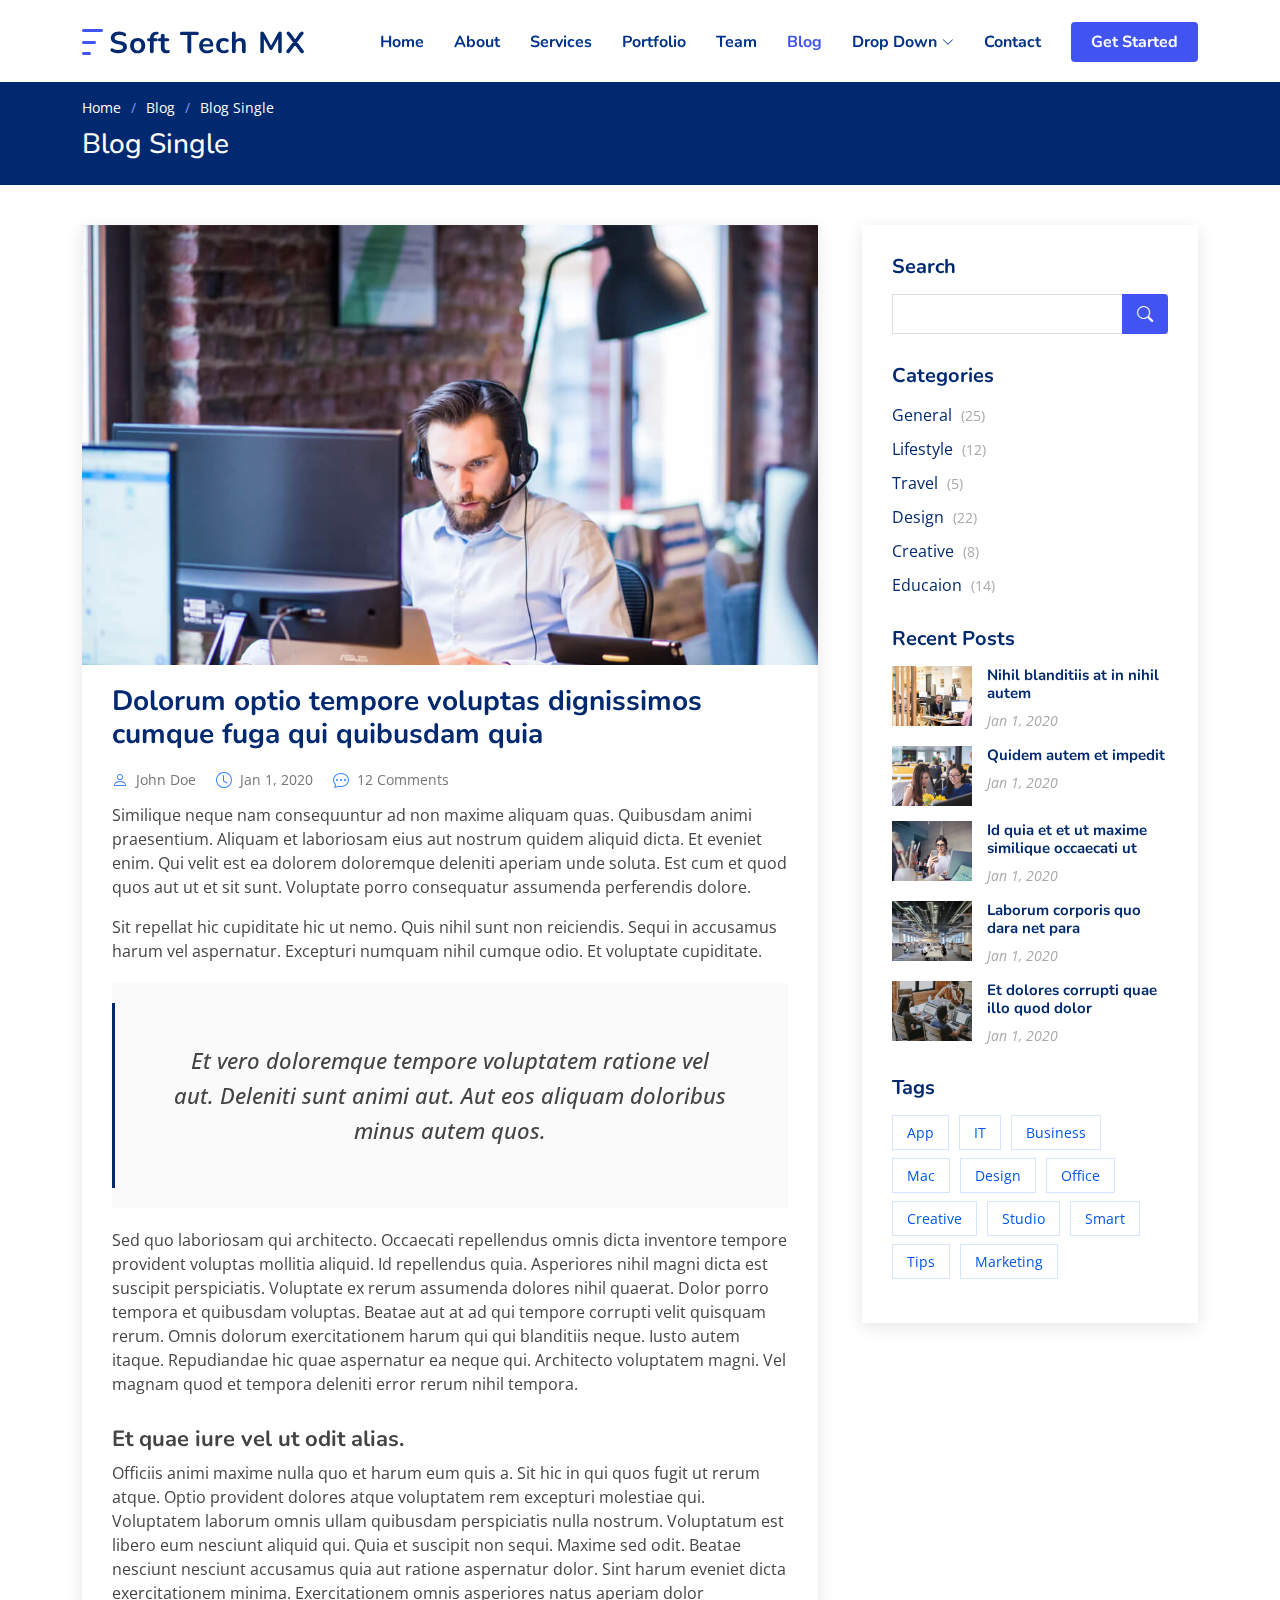
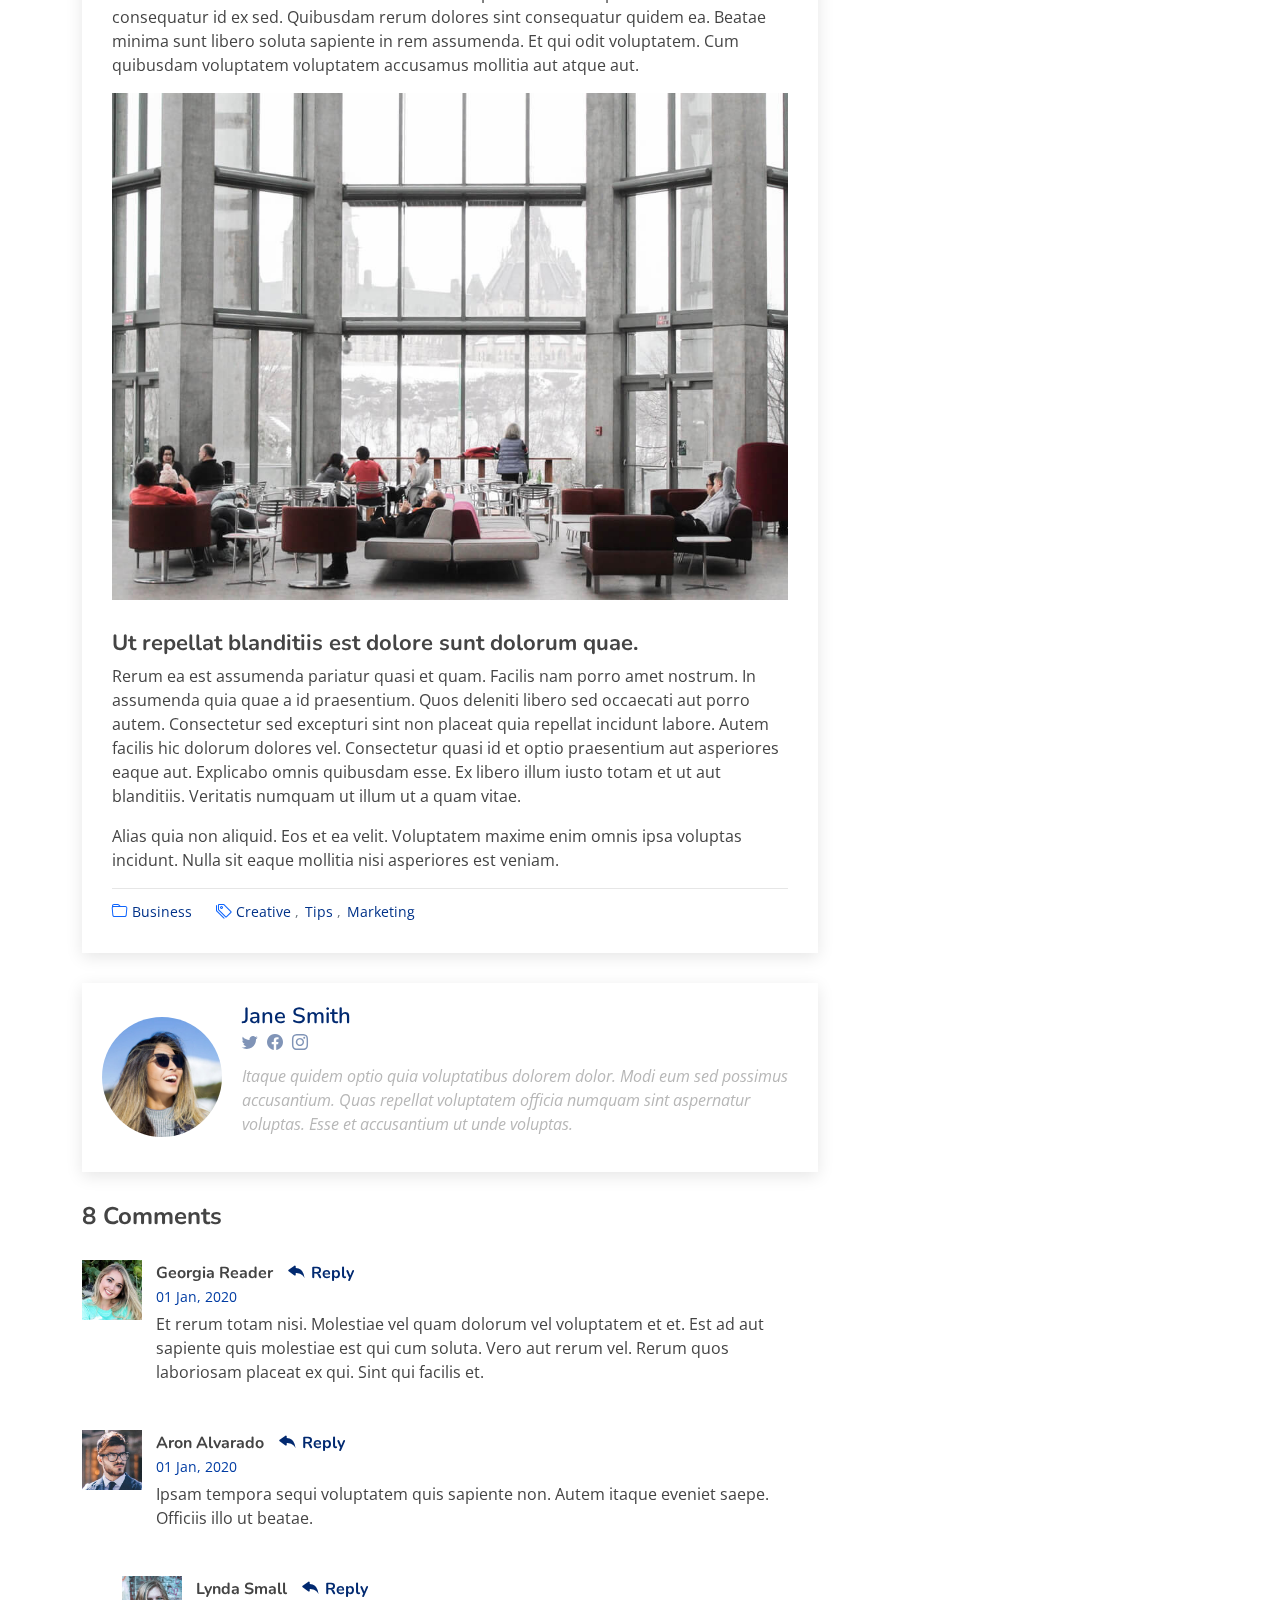
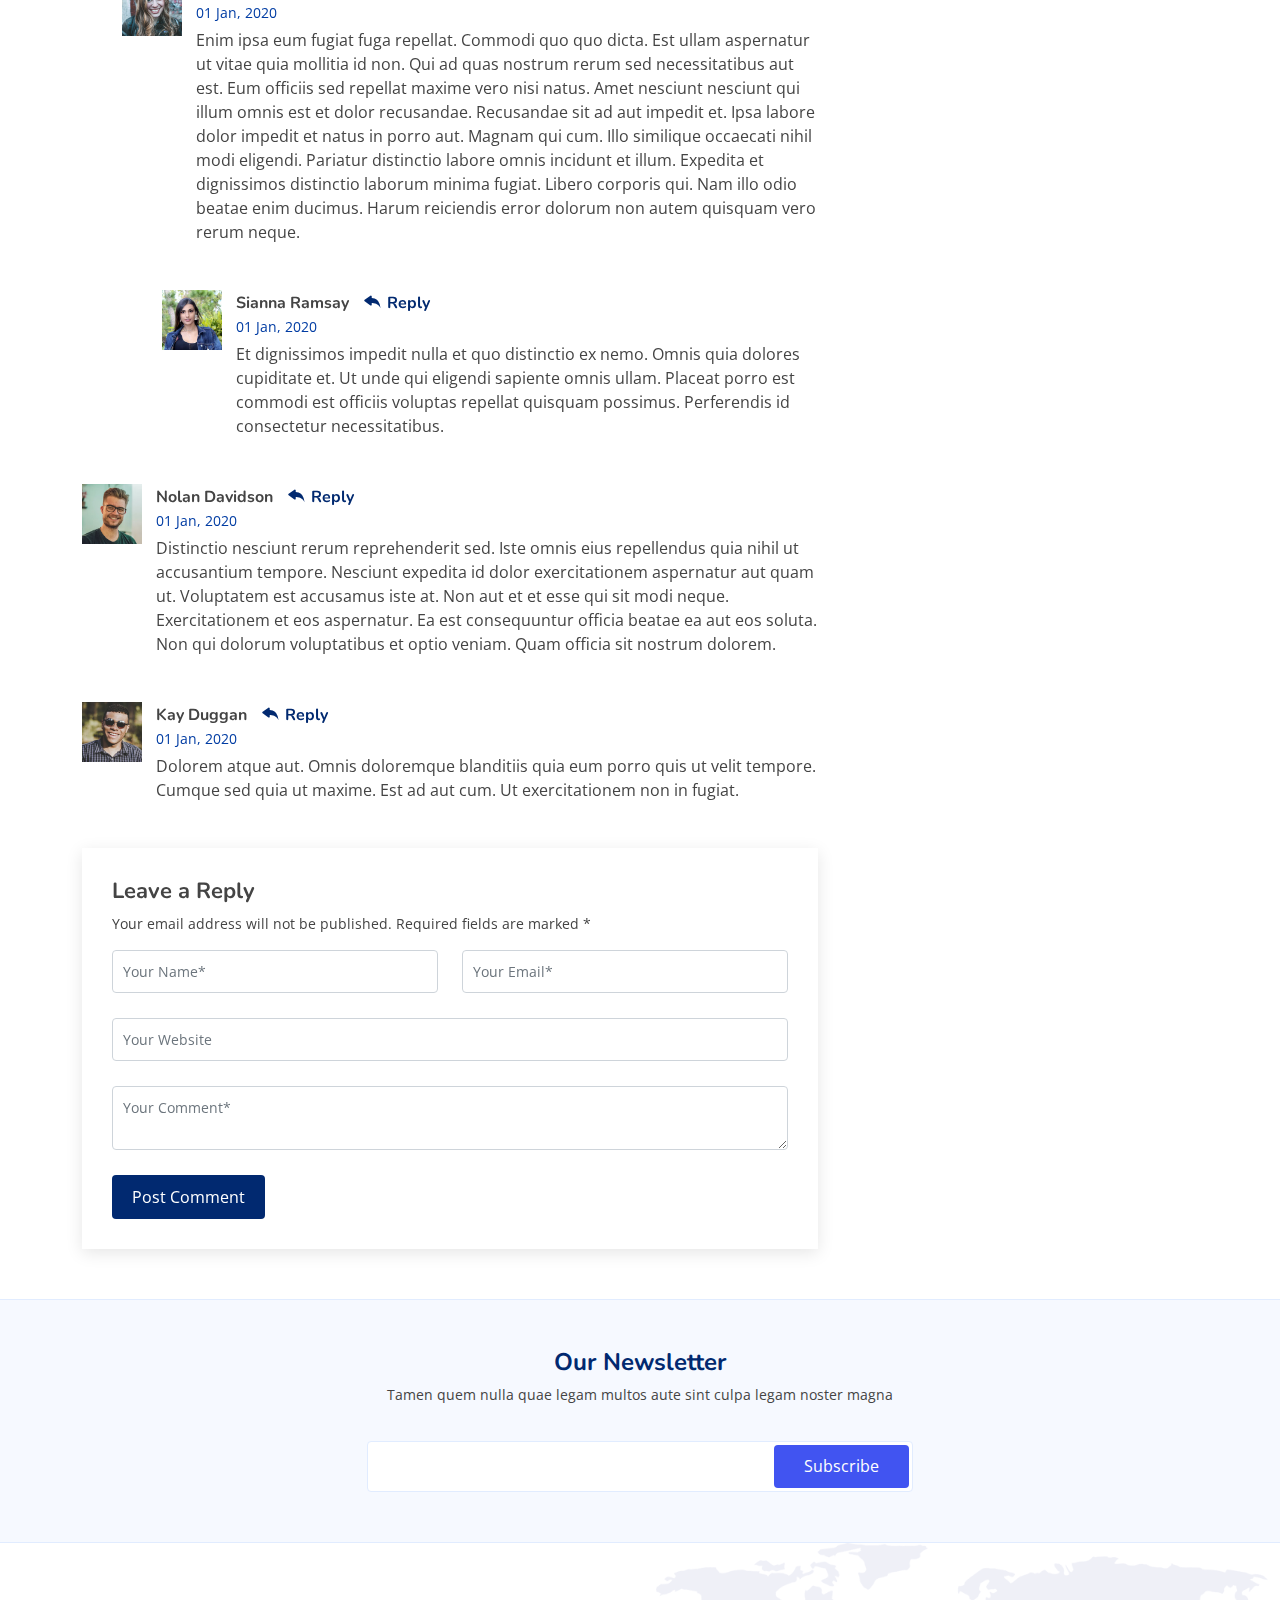
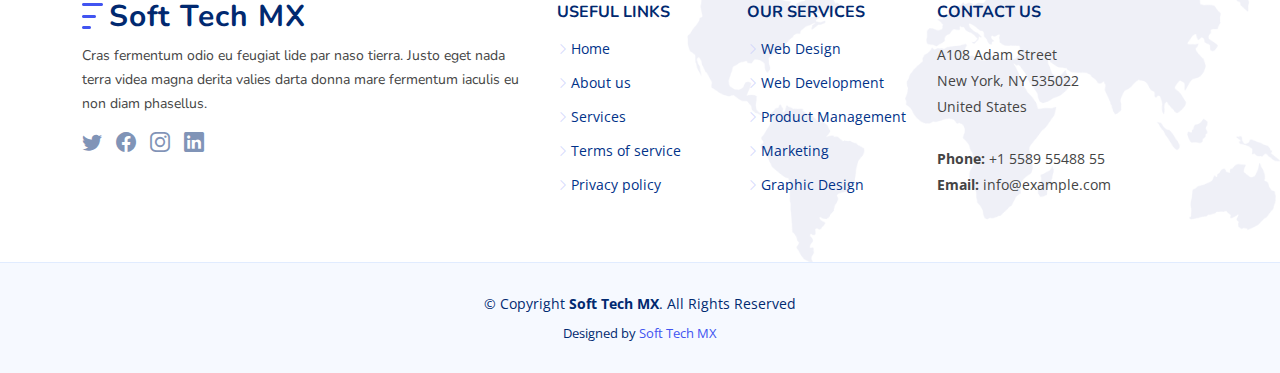
<file: blog-single.html>
<!DOCTYPE html>
<html lang="en">

	<head>
		<meta charset="utf-8">
		<meta content="width=device-width, initial-scale=1.0" name="viewport">

		<title>Soft Tech MX</title>
		<meta content="" name="description">
		<meta content="" name="keywords">

		<!-- Favicons -->
		<link href="assets/img/favicon.png" rel="icon">
		<link href="assets/img/apple-touch-icon.png" rel="apple-touch-icon">

		<!-- Google Fonts -->
		<link href="https://fonts.googleapis.com/css?family=Open+Sans:300,300i,400,400i,600,600i,700,700i|Nunito:300,300i,400,400i,600,600i,700,700i|Poppins:300,300i,400,400i,500,500i,600,600i,700,700i" rel="stylesheet">

		<!-- Vendor CSS Files -->
		<link href="assets/vendor/aos/aos.css" rel="stylesheet">
		<link href="assets/vendor/bootstrap/css/bootstrap.min.css" rel="stylesheet">
		<link href="assets/vendor/bootstrap-icons/bootstrap-icons.css" rel="stylesheet">
		<link href="assets/vendor/glightbox/css/glightbox.min.css" rel="stylesheet">
		<link href="assets/vendor/remixicon/remixicon.css" rel="stylesheet">
		<link href="assets/vendor/swiper/swiper-bundle.min.css" rel="stylesheet">

		<!-- Template Main CSS File -->
		<link href="assets/css/style.css" rel="stylesheet">

	</head>

	<body>

		<!-- ======= Header ======= -->
		<header id="header" class="header fixed-top">
			<div class="container-fluid container-xl d-flex align-items-center justify-content-between">

				<a href="index.html" class="logo d-flex align-items-center">
					<img src="assets/img/logo.png" alt="">
					<span>Soft Tech MX</span>
				</a>

				<nav id="navbar" class="navbar">
					<ul>
						<li><a class="nav-link scrollto " href="#hero">Home</a></li>
						<li><a class="nav-link scrollto" href="#about">About</a></li>
						<li><a class="nav-link scrollto" href="#services">Services</a></li>
						<li><a class="nav-link scrollto" href="#portfolio">Portfolio</a></li>
						<li><a class="nav-link scrollto" href="#team">Team</a></li>
						<li><a class="active" href="blog.html">Blog</a></li>
						<li class="dropdown"><a href="#"><span>Drop Down</span> <i class="bi bi-chevron-down"></i></a>
							<ul>
								<li><a href="#">Drop Down 1</a></li>
								<li class="dropdown"><a href="#"><span>Deep Drop Down</span> <i class="bi bi-chevron-right"></i></a>
									<ul>
										<li><a href="#">Deep Drop Down 1</a></li>
										<li><a href="#">Deep Drop Down 2</a></li>
										<li><a href="#">Deep Drop Down 3</a></li>
										<li><a href="#">Deep Drop Down 4</a></li>
										<li><a href="#">Deep Drop Down 5</a></li>
									</ul>
								</li>
								<li><a href="#">Drop Down 2</a></li>
								<li><a href="#">Drop Down 3</a></li>
								<li><a href="#">Drop Down 4</a></li>
							</ul>
						</li>
						<li><a class="nav-link scrollto" href="#contact">Contact</a></li>
						<li><a class="getstarted scrollto" href="#about">Get Started</a></li>
					</ul>
					<i class="bi bi-list mobile-nav-toggle"></i>
				</nav><!-- .navbar -->

			</div>
		</header><!-- End Header -->

		<main id="main">

			<!-- ======= Breadcrumbs ======= -->
			<section class="breadcrumbs">
				<div class="container">

					<ol>
						<li><a href="index.html">Home</a></li>
						<li><a href="blog.html">Blog</a></li>
						<li>Blog Single</li>
					</ol>
					<h2>Blog Single</h2>

				</div>
			</section><!-- End Breadcrumbs -->

			<!-- ======= Blog Single Section ======= -->
			<section id="blog" class="blog">
				<div class="container" data-aos="fade-up">

					<div class="row">

						<div class="col-lg-8 entries">

							<article class="entry entry-single">

								<div class="entry-img">
									<img src="assets/img/blog/blog-1.jpg" alt="" class="img-fluid">
								</div>

								<h2 class="entry-title">
									<a href="blog-single.html">Dolorum optio tempore voluptas dignissimos cumque fuga qui quibusdam quia</a>
								</h2>

								<div class="entry-meta">
									<ul>
										<li class="d-flex align-items-center"><i class="bi bi-person"></i> <a href="blog-single.html">John Doe</a></li>
										<li class="d-flex align-items-center"><i class="bi bi-clock"></i> <a href="blog-single.html"><time datetime="2020-01-01">Jan 1, 2020</time></a></li>
										<li class="d-flex align-items-center"><i class="bi bi-chat-dots"></i> <a href="blog-single.html">12 Comments</a></li>
									</ul>
								</div>

								<div class="entry-content">
									<p>
										Similique neque nam consequuntur ad non maxime aliquam quas. Quibusdam animi praesentium. Aliquam et laboriosam eius aut nostrum quidem aliquid dicta.
										Et eveniet enim. Qui velit est ea dolorem doloremque deleniti aperiam unde soluta. Est cum et quod quos aut ut et sit sunt. Voluptate porro consequatur assumenda perferendis dolore.
									</p>

									<p>
										Sit repellat hic cupiditate hic ut nemo. Quis nihil sunt non reiciendis. Sequi in accusamus harum vel aspernatur. Excepturi numquam nihil cumque odio. Et voluptate cupiditate.
									</p>

									<blockquote>
										<p>
											Et vero doloremque tempore voluptatem ratione vel aut. Deleniti sunt animi aut. Aut eos aliquam doloribus minus autem quos.
										</p>
									</blockquote>

									<p>
										Sed quo laboriosam qui architecto. Occaecati repellendus omnis dicta inventore tempore provident voluptas mollitia aliquid. Id repellendus quia. Asperiores nihil magni dicta est suscipit perspiciatis. Voluptate ex rerum assumenda dolores nihil quaerat.
										Dolor porro tempora et quibusdam voluptas. Beatae aut at ad qui tempore corrupti velit quisquam rerum. Omnis dolorum exercitationem harum qui qui blanditiis neque.
										Iusto autem itaque. Repudiandae hic quae aspernatur ea neque qui. Architecto voluptatem magni. Vel magnam quod et tempora deleniti error rerum nihil tempora.
									</p>

									<h3>Et quae iure vel ut odit alias.</h3>
									<p>
										Officiis animi maxime nulla quo et harum eum quis a. Sit hic in qui quos fugit ut rerum atque. Optio provident dolores atque voluptatem rem excepturi molestiae qui. Voluptatem laborum omnis ullam quibusdam perspiciatis nulla nostrum. Voluptatum est libero eum nesciunt aliquid qui.
										Quia et suscipit non sequi. Maxime sed odit. Beatae nesciunt nesciunt accusamus quia aut ratione aspernatur dolor. Sint harum eveniet dicta exercitationem minima. Exercitationem omnis asperiores natus aperiam dolor consequatur id ex sed. Quibusdam rerum dolores sint consequatur quidem ea.
										Beatae minima sunt libero soluta sapiente in rem assumenda. Et qui odit voluptatem. Cum quibusdam voluptatem voluptatem accusamus mollitia aut atque aut.
									</p>
									<img src="assets/img/blog/blog-inside-post.jpg" class="img-fluid" alt="">

									<h3>Ut repellat blanditiis est dolore sunt dolorum quae.</h3>
									<p>
										Rerum ea est assumenda pariatur quasi et quam. Facilis nam porro amet nostrum. In assumenda quia quae a id praesentium. Quos deleniti libero sed occaecati aut porro autem. Consectetur sed excepturi sint non placeat quia repellat incidunt labore. Autem facilis hic dolorum dolores vel.
										Consectetur quasi id et optio praesentium aut asperiores eaque aut. Explicabo omnis quibusdam esse. Ex libero illum iusto totam et ut aut blanditiis. Veritatis numquam ut illum ut a quam vitae.
									</p>
									<p>
										Alias quia non aliquid. Eos et ea velit. Voluptatem maxime enim omnis ipsa voluptas incidunt. Nulla sit eaque mollitia nisi asperiores est veniam.
									</p>

								</div>

								<div class="entry-footer">
									<i class="bi bi-folder"></i>
									<ul class="cats">
										<li><a href="#">Business</a></li>
									</ul>

									<i class="bi bi-tags"></i>
									<ul class="tags">
										<li><a href="#">Creative</a></li>
										<li><a href="#">Tips</a></li>
										<li><a href="#">Marketing</a></li>
									</ul>
								</div>

							</article><!-- End blog entry -->

							<div class="blog-author d-flex align-items-center">
								<img src="assets/img/blog/blog-author.jpg" class="rounded-circle float-left" alt="">
								<div>
									<h4>Jane Smith</h4>
									<div class="social-links">
										<a href="https://twitters.com/#"><i class="bi bi-twitter"></i></a>
										<a href="https://facebook.com/#"><i class="bi bi-facebook"></i></a>
										<a href="https://instagram.com/#"><i class="biu bi-instagram"></i></a>
									</div>
									<p>
										Itaque quidem optio quia voluptatibus dolorem dolor. Modi eum sed possimus accusantium. Quas repellat voluptatem officia numquam sint aspernatur voluptas. Esse et accusantium ut unde voluptas.
									</p>
								</div>
							</div><!-- End blog author bio -->

							<div class="blog-comments">

								<h4 class="comments-count">8 Comments</h4>

								<div id="comment-1" class="comment">
									<div class="d-flex">
										<div class="comment-img"><img src="assets/img/blog/comments-1.jpg" alt=""></div>
										<div>
											<h5><a href="">Georgia Reader</a> <a href="#" class="reply"><i class="bi bi-reply-fill"></i> Reply</a></h5>
											<time datetime="2020-01-01">01 Jan, 2020</time>
											<p>
												Et rerum totam nisi. Molestiae vel quam dolorum vel voluptatem et et. Est ad aut sapiente quis molestiae est qui cum soluta.
												Vero aut rerum vel. Rerum quos laboriosam placeat ex qui. Sint qui facilis et.
											</p>
										</div>
									</div>
								</div><!-- End comment #1 -->

								<div id="comment-2" class="comment">
									<div class="d-flex">
										<div class="comment-img"><img src="assets/img/blog/comments-2.jpg" alt=""></div>
										<div>
											<h5><a href="">Aron Alvarado</a> <a href="#" class="reply"><i class="bi bi-reply-fill"></i> Reply</a></h5>
											<time datetime="2020-01-01">01 Jan, 2020</time>
											<p>
												Ipsam tempora sequi voluptatem quis sapiente non. Autem itaque eveniet saepe. Officiis illo ut beatae.
											</p>
										</div>
									</div>

									<div id="comment-reply-1" class="comment comment-reply">
										<div class="d-flex">
											<div class="comment-img"><img src="assets/img/blog/comments-3.jpg" alt=""></div>
											<div>
												<h5><a href="">Lynda Small</a> <a href="#" class="reply"><i class="bi bi-reply-fill"></i> Reply</a></h5>
												<time datetime="2020-01-01">01 Jan, 2020</time>
												<p>
													Enim ipsa eum fugiat fuga repellat. Commodi quo quo dicta. Est ullam aspernatur ut vitae quia mollitia id non. Qui ad quas nostrum rerum sed necessitatibus aut est. Eum officiis sed repellat maxime vero nisi natus. Amet nesciunt nesciunt qui illum omnis est et dolor recusandae.

													Recusandae sit ad aut impedit et. Ipsa labore dolor impedit et natus in porro aut. Magnam qui cum. Illo similique occaecati nihil modi eligendi. Pariatur distinctio labore omnis incidunt et illum. Expedita et dignissimos distinctio laborum minima fugiat.

													Libero corporis qui. Nam illo odio beatae enim ducimus. Harum reiciendis error dolorum non autem quisquam vero rerum neque.
												</p>
											</div>
										</div>

										<div id="comment-reply-2" class="comment comment-reply">
											<div class="d-flex">
												<div class="comment-img"><img src="assets/img/blog/comments-4.jpg" alt=""></div>
												<div>
													<h5><a href="">Sianna Ramsay</a> <a href="#" class="reply"><i class="bi bi-reply-fill"></i> Reply</a></h5>
													<time datetime="2020-01-01">01 Jan, 2020</time>
													<p>
														Et dignissimos impedit nulla et quo distinctio ex nemo. Omnis quia dolores cupiditate et. Ut unde qui eligendi sapiente omnis ullam. Placeat porro est commodi est officiis voluptas repellat quisquam possimus. Perferendis id consectetur necessitatibus.
													</p>
												</div>
											</div>

										</div><!-- End comment reply #2-->

									</div><!-- End comment reply #1-->

								</div><!-- End comment #2-->

								<div id="comment-3" class="comment">
									<div class="d-flex">
										<div class="comment-img"><img src="assets/img/blog/comments-5.jpg" alt=""></div>
										<div>
											<h5><a href="">Nolan Davidson</a> <a href="#" class="reply"><i class="bi bi-reply-fill"></i> Reply</a></h5>
											<time datetime="2020-01-01">01 Jan, 2020</time>
											<p>
												Distinctio nesciunt rerum reprehenderit sed. Iste omnis eius repellendus quia nihil ut accusantium tempore. Nesciunt expedita id dolor exercitationem aspernatur aut quam ut. Voluptatem est accusamus iste at.
												Non aut et et esse qui sit modi neque. Exercitationem et eos aspernatur. Ea est consequuntur officia beatae ea aut eos soluta. Non qui dolorum voluptatibus et optio veniam. Quam officia sit nostrum dolorem.
											</p>
										</div>
									</div>

								</div><!-- End comment #3 -->

								<div id="comment-4" class="comment">
									<div class="d-flex">
										<div class="comment-img"><img src="assets/img/blog/comments-6.jpg" alt=""></div>
										<div>
											<h5><a href="">Kay Duggan</a> <a href="#" class="reply"><i class="bi bi-reply-fill"></i> Reply</a></h5>
											<time datetime="2020-01-01">01 Jan, 2020</time>
											<p>
												Dolorem atque aut. Omnis doloremque blanditiis quia eum porro quis ut velit tempore. Cumque sed quia ut maxime. Est ad aut cum. Ut exercitationem non in fugiat.
											</p>
										</div>
									</div>

								</div><!-- End comment #4 -->

								<div class="reply-form">
									<h4>Leave a Reply</h4>
									<p>Your email address will not be published. Required fields are marked * </p>
									<form action="">
										<div class="row">
											<div class="col-md-6 form-group">
												<input name="name" type="text" class="form-control" placeholder="Your Name*">
											</div>
											<div class="col-md-6 form-group">
												<input name="email" type="text" class="form-control" placeholder="Your Email*">
											</div>
										</div>
										<div class="row">
											<div class="col form-group">
												<input name="website" type="text" class="form-control" placeholder="Your Website">
											</div>
										</div>
										<div class="row">
											<div class="col form-group">
												<textarea name="comment" class="form-control" placeholder="Your Comment*"></textarea>
											</div>
										</div>
										<button type="submit" class="btn btn-primary">Post Comment</button>

									</form>

								</div>

							</div><!-- End blog comments -->

						</div><!-- End blog entries list -->

						<div class="col-lg-4">

							<div class="sidebar">

								<h3 class="sidebar-title">Search</h3>
								<div class="sidebar-item search-form">
									<form action="">
										<input type="text">
										<button type="submit"><i class="bi bi-search"></i></button>
									</form>
								</div><!-- End sidebar search formn-->

								<h3 class="sidebar-title">Categories</h3>
								<div class="sidebar-item categories">
									<ul>
										<li><a href="#">General <span>(25)</span></a></li>
										<li><a href="#">Lifestyle <span>(12)</span></a></li>
										<li><a href="#">Travel <span>(5)</span></a></li>
										<li><a href="#">Design <span>(22)</span></a></li>
										<li><a href="#">Creative <span>(8)</span></a></li>
										<li><a href="#">Educaion <span>(14)</span></a></li>
									</ul>
								</div><!-- End sidebar categories-->

								<h3 class="sidebar-title">Recent Posts</h3>
								<div class="sidebar-item recent-posts">
									<div class="post-item clearfix">
										<img src="assets/img/blog/blog-recent-1.jpg" alt="">
										<h4><a href="blog-single.html">Nihil blanditiis at in nihil autem</a></h4>
										<time datetime="2020-01-01">Jan 1, 2020</time>
									</div>

									<div class="post-item clearfix">
										<img src="assets/img/blog/blog-recent-2.jpg" alt="">
										<h4><a href="blog-single.html">Quidem autem et impedit</a></h4>
										<time datetime="2020-01-01">Jan 1, 2020</time>
									</div>

									<div class="post-item clearfix">
										<img src="assets/img/blog/blog-recent-3.jpg" alt="">
										<h4><a href="blog-single.html">Id quia et et ut maxime similique occaecati ut</a></h4>
										<time datetime="2020-01-01">Jan 1, 2020</time>
									</div>

									<div class="post-item clearfix">
										<img src="assets/img/blog/blog-recent-4.jpg" alt="">
										<h4><a href="blog-single.html">Laborum corporis quo dara net para</a></h4>
										<time datetime="2020-01-01">Jan 1, 2020</time>
									</div>

									<div class="post-item clearfix">
										<img src="assets/img/blog/blog-recent-5.jpg" alt="">
										<h4><a href="blog-single.html">Et dolores corrupti quae illo quod dolor</a></h4>
										<time datetime="2020-01-01">Jan 1, 2020</time>
									</div>

								</div><!-- End sidebar recent posts-->

								<h3 class="sidebar-title">Tags</h3>
								<div class="sidebar-item tags">
									<ul>
										<li><a href="#">App</a></li>
										<li><a href="#">IT</a></li>
										<li><a href="#">Business</a></li>
										<li><a href="#">Mac</a></li>
										<li><a href="#">Design</a></li>
										<li><a href="#">Office</a></li>
										<li><a href="#">Creative</a></li>
										<li><a href="#">Studio</a></li>
										<li><a href="#">Smart</a></li>
										<li><a href="#">Tips</a></li>
										<li><a href="#">Marketing</a></li>
									</ul>
								</div><!-- End sidebar tags-->

							</div><!-- End sidebar -->

						</div><!-- End blog sidebar -->

					</div>

				</div>
			</section><!-- End Blog Single Section -->

		</main><!-- End #main -->

		<!-- ======= Footer ======= -->
		<footer id="footer" class="footer">

			<div class="footer-newsletter">
				<div class="container">
					<div class="row justify-content-center">
						<div class="col-lg-12 text-center">
							<h4>Our Newsletter</h4>
							<p>Tamen quem nulla quae legam multos aute sint culpa legam noster magna</p>
						</div>
						<div class="col-lg-6">
							<form action="" method="post">
								<input type="email" name="email"><input type="submit" value="Subscribe">
							</form>
						</div>
					</div>
				</div>
			</div>

			<div class="footer-top">
				<div class="container">
					<div class="row gy-4">
						<div class="col-lg-5 col-md-12 footer-info">
							<a href="index.html" class="logo d-flex align-items-center">
								<img src="assets/img/logo.png" alt="">
								<span>Soft Tech MX</span>
							</a>
							<p>Cras fermentum odio eu feugiat lide par naso tierra. Justo eget nada terra videa magna derita valies darta donna mare fermentum iaculis eu non diam phasellus.</p>
							<div class="social-links mt-3">
								<a href="#" class="twitter"><i class="bi bi-twitter"></i></a>
								<a href="#" class="facebook"><i class="bi bi-facebook"></i></a>
								<a href="#" class="instagram"><i class="bi bi-instagram"></i></a>
								<a href="#" class="linkedin"><i class="bi bi-linkedin"></i></a>
							</div>
						</div>

						<div class="col-lg-2 col-6 footer-links">
							<h4>Useful Links</h4>
							<ul>
								<li><i class="bi bi-chevron-right"></i> <a href="#">Home</a></li>
								<li><i class="bi bi-chevron-right"></i> <a href="#">About us</a></li>
								<li><i class="bi bi-chevron-right"></i> <a href="#">Services</a></li>
								<li><i class="bi bi-chevron-right"></i> <a href="#">Terms of service</a></li>
								<li><i class="bi bi-chevron-right"></i> <a href="#">Privacy policy</a></li>
							</ul>
						</div>

						<div class="col-lg-2 col-6 footer-links">
							<h4>Our Services</h4>
							<ul>
								<li><i class="bi bi-chevron-right"></i> <a href="#">Web Design</a></li>
								<li><i class="bi bi-chevron-right"></i> <a href="#">Web Development</a></li>
								<li><i class="bi bi-chevron-right"></i> <a href="#">Product Management</a></li>
								<li><i class="bi bi-chevron-right"></i> <a href="#">Marketing</a></li>
								<li><i class="bi bi-chevron-right"></i> <a href="#">Graphic Design</a></li>
							</ul>
						</div>

						<div class="col-lg-3 col-md-12 footer-contact text-center text-md-start">
							<h4>Contact Us</h4>
							<p>
								A108 Adam Street <br>
								New York, NY 535022<br>
								United States <br><br>
								<strong>Phone:</strong> +1 5589 55488 55<br>
								<strong>Email:</strong> info@example.com<br>
							</p>

						</div>

					</div>
				</div>
			</div>

			<div class="container">
				<div class="copyright">
					&copy; Copyright <strong><span>Soft Tech MX</span></strong>. All Rights Reserved
				</div>
				<div class="credits">
					Designed by <a href="https://www.soft-tech-mx.com/">Soft Tech MX</a>
				</div>
			</div>
		</footer><!-- End Footer -->

		<a href="#" class="back-to-top d-flex align-items-center justify-content-center"><i class="bi bi-arrow-up-short"></i></a>

		<!-- Vendor JS Files -->
		<script src="assets/vendor/purecounter/purecounter.js"></script>
		<script src="assets/vendor/aos/aos.js"></script>
		<script src="assets/vendor/bootstrap/js/bootstrap.bundle.min.js"></script>
		<script src="assets/vendor/glightbox/js/glightbox.min.js"></script>
		<script src="assets/vendor/isotope-layout/isotope.pkgd.min.js"></script>
		<script src="assets/vendor/swiper/swiper-bundle.min.js"></script>
		<script src="assets/vendor/php-email-form/validate.js"></script>

		<!-- Template Main JS File -->
		<script src="assets/js/main.js"></script>

	</body>

</html>
</file>
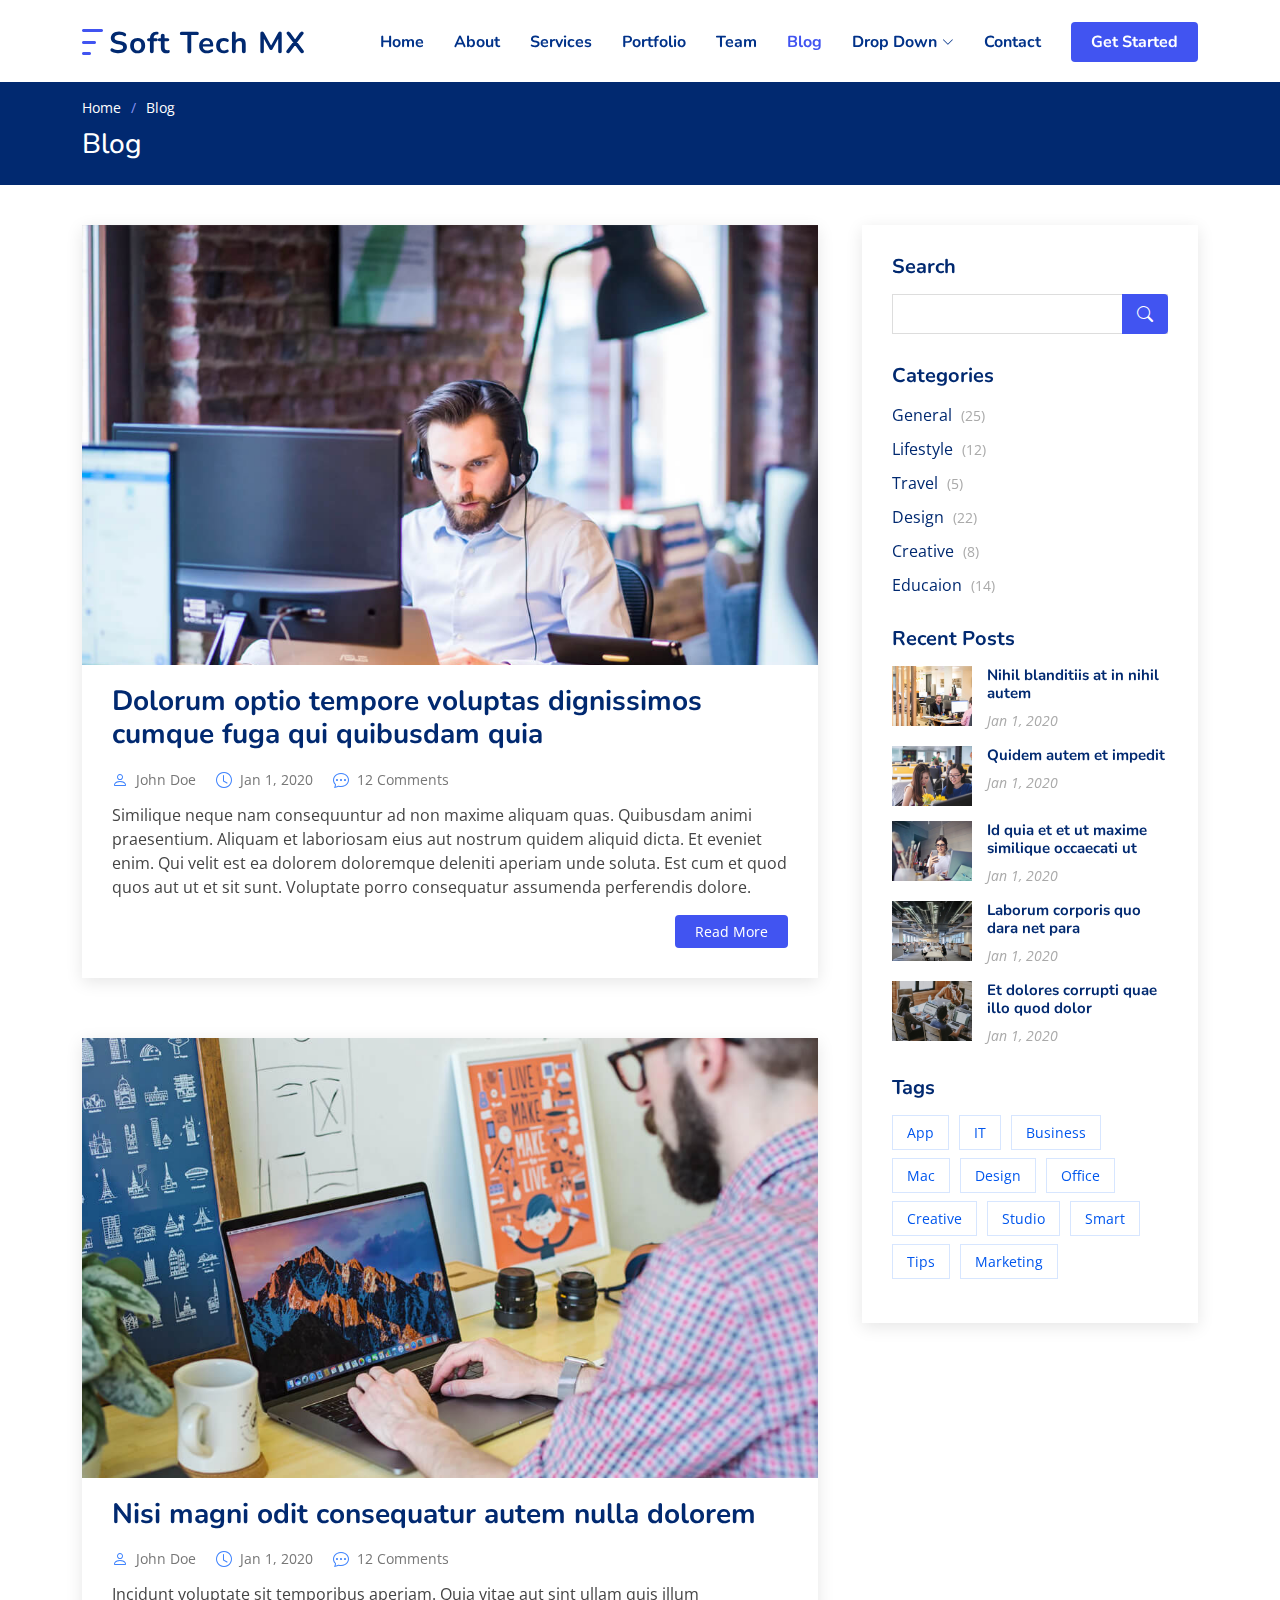
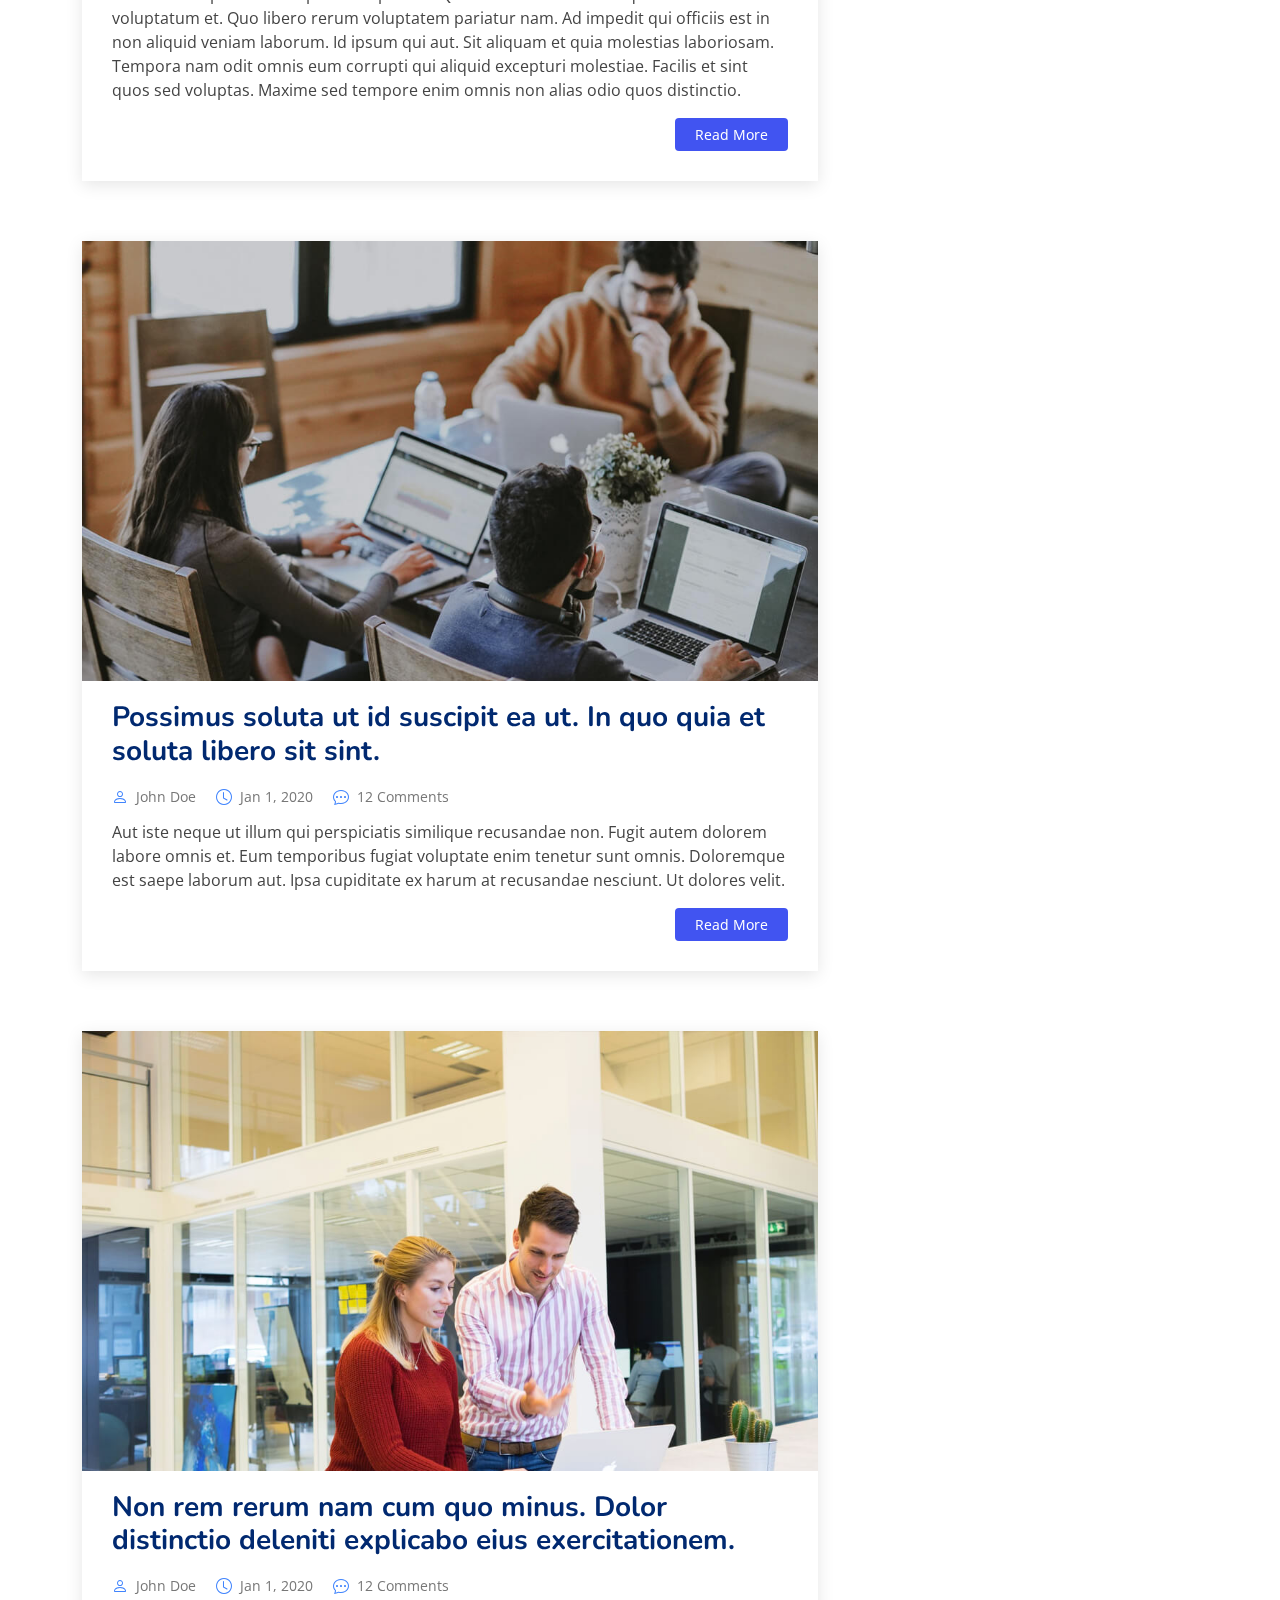
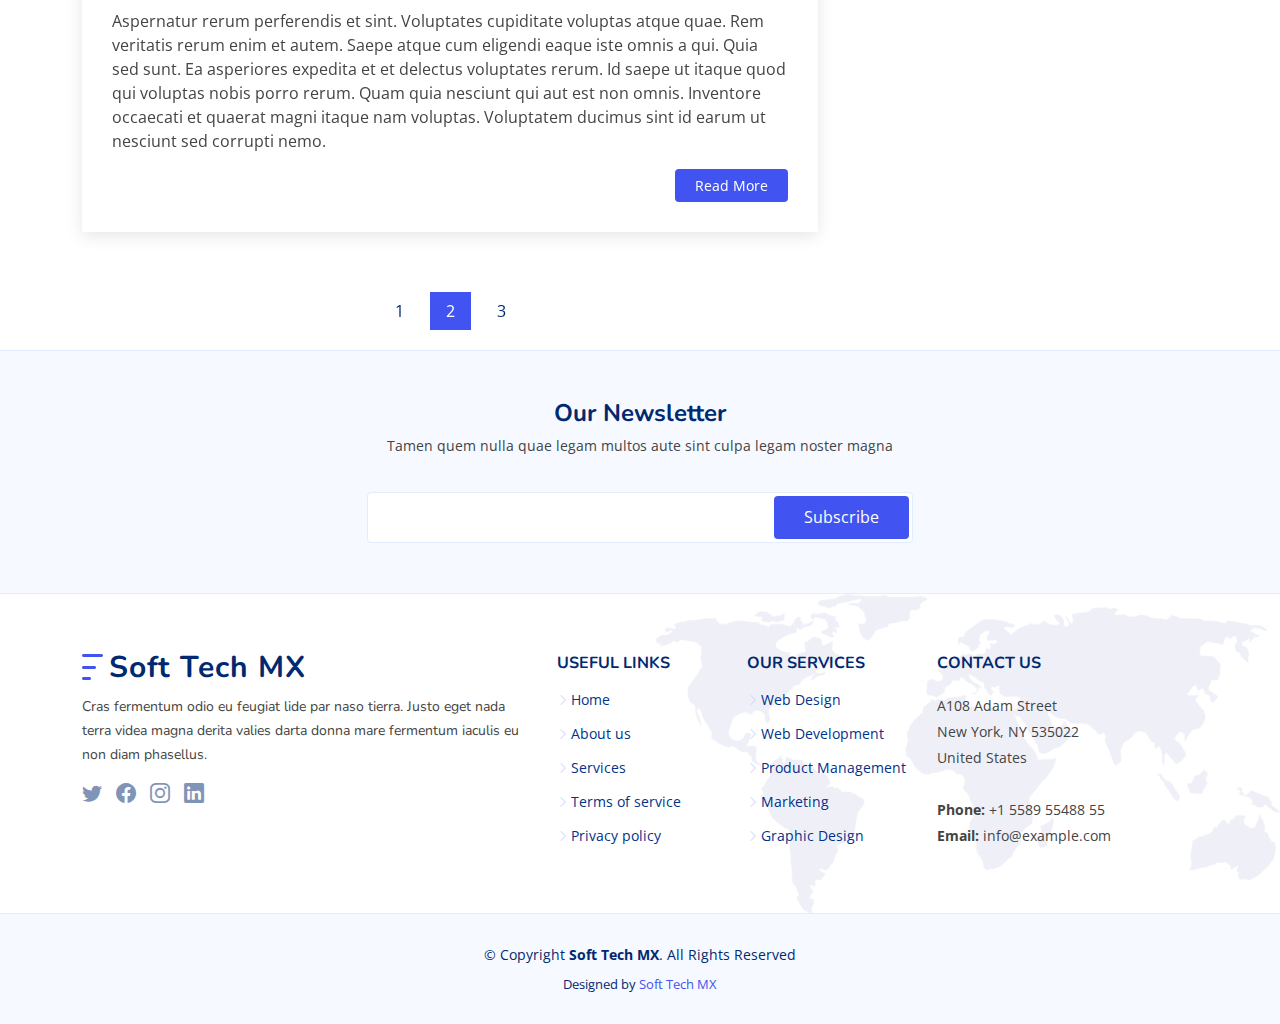
<file: blog.html>
<!DOCTYPE html>
<html lang="en">

	<head>
		<meta charset="utf-8">
		<meta content="width=device-width, initial-scale=1.0" name="viewport">

		<title>Soft Tech MX</title>
		<meta content="" name="description">
		<meta content="" name="keywords">

		<!-- Favicons -->
		<link href="assets/img/favicon.png" rel="icon">
		<link href="assets/img/apple-touch-icon.png" rel="apple-touch-icon">

		<!-- Google Fonts -->
		<link href="https://fonts.googleapis.com/css?family=Open+Sans:300,300i,400,400i,600,600i,700,700i|Nunito:300,300i,400,400i,600,600i,700,700i|Poppins:300,300i,400,400i,500,500i,600,600i,700,700i" rel="stylesheet">

		<!-- Vendor CSS Files -->
		<link href="assets/vendor/aos/aos.css" rel="stylesheet">
		<link href="assets/vendor/bootstrap/css/bootstrap.min.css" rel="stylesheet">
		<link href="assets/vendor/bootstrap-icons/bootstrap-icons.css" rel="stylesheet">
		<link href="assets/vendor/glightbox/css/glightbox.min.css" rel="stylesheet">
		<link href="assets/vendor/remixicon/remixicon.css" rel="stylesheet">
		<link href="assets/vendor/swiper/swiper-bundle.min.css" rel="stylesheet">

		<!-- Template Main CSS File -->
		<link href="assets/css/style.css" rel="stylesheet">

	</head>

	<body>

		<!-- ======= Header ======= -->
		<header id="header" class="header fixed-top">
			<div class="container-fluid container-xl d-flex align-items-center justify-content-between">

				<a href="index.html" class="logo d-flex align-items-center">
					<img src="assets/img/logo.png" alt="">
					<span>Soft Tech MX</span>
				</a>

				<nav id="navbar" class="navbar">
					<ul>
						<li><a class="nav-link scrollto " href="#hero">Home</a></li>
						<li><a class="nav-link scrollto" href="#about">About</a></li>
						<li><a class="nav-link scrollto" href="#services">Services</a></li>
						<li><a class="nav-link scrollto" href="#portfolio">Portfolio</a></li>
						<li><a class="nav-link scrollto" href="#team">Team</a></li>
						<li><a class="active" href="blog.html">Blog</a></li>
						<li class="dropdown"><a href="#"><span>Drop Down</span> <i class="bi bi-chevron-down"></i></a>
							<ul>
								<li><a href="#">Drop Down 1</a></li>
								<li class="dropdown"><a href="#"><span>Deep Drop Down</span> <i class="bi bi-chevron-right"></i></a>
									<ul>
										<li><a href="#">Deep Drop Down 1</a></li>
										<li><a href="#">Deep Drop Down 2</a></li>
										<li><a href="#">Deep Drop Down 3</a></li>
										<li><a href="#">Deep Drop Down 4</a></li>
										<li><a href="#">Deep Drop Down 5</a></li>
									</ul>
								</li>
								<li><a href="#">Drop Down 2</a></li>
								<li><a href="#">Drop Down 3</a></li>
								<li><a href="#">Drop Down 4</a></li>
							</ul>
						</li>
						<li><a class="nav-link scrollto" href="#contact">Contact</a></li>
						<li><a class="getstarted scrollto" href="#about">Get Started</a></li>
					</ul>
					<i class="bi bi-list mobile-nav-toggle"></i>
				</nav><!-- .navbar -->

			</div>
		</header><!-- End Header -->

		<main id="main">

			<!-- ======= Breadcrumbs ======= -->
			<section class="breadcrumbs">
				<div class="container">

					<ol>
						<li><a href="index.html">Home</a></li>
						<li>Blog</li>
					</ol>
					<h2>Blog</h2>

				</div>
			</section><!-- End Breadcrumbs -->

			<!-- ======= Blog Section ======= -->
			<section id="blog" class="blog">
				<div class="container" data-aos="fade-up">

					<div class="row">

						<div class="col-lg-8 entries">

							<article class="entry">

								<div class="entry-img">
									<img src="assets/img/blog/blog-1.jpg" alt="" class="img-fluid">
								</div>

								<h2 class="entry-title">
									<a href="blog-single.html">Dolorum optio tempore voluptas dignissimos cumque fuga qui quibusdam quia</a>
								</h2>

								<div class="entry-meta">
									<ul>
										<li class="d-flex align-items-center"><i class="bi bi-person"></i> <a href="blog-single.html">John Doe</a></li>
										<li class="d-flex align-items-center"><i class="bi bi-clock"></i> <a href="blog-single.html"><time datetime="2020-01-01">Jan 1, 2020</time></a></li>
										<li class="d-flex align-items-center"><i class="bi bi-chat-dots"></i> <a href="blog-single.html">12 Comments</a></li>
									</ul>
								</div>

								<div class="entry-content">
									<p>
										Similique neque nam consequuntur ad non maxime aliquam quas. Quibusdam animi praesentium. Aliquam et laboriosam eius aut nostrum quidem aliquid dicta.
										Et eveniet enim. Qui velit est ea dolorem doloremque deleniti aperiam unde soluta. Est cum et quod quos aut ut et sit sunt. Voluptate porro consequatur assumenda perferendis dolore.
									</p>
									<div class="read-more">
										<a href="blog-single.html">Read More</a>
									</div>
								</div>

							</article><!-- End blog entry -->

							<article class="entry">

								<div class="entry-img">
									<img src="assets/img/blog/blog-2.jpg" alt="" class="img-fluid">
								</div>

								<h2 class="entry-title">
									<a href="blog-single.html">Nisi magni odit consequatur autem nulla dolorem</a>
								</h2>

								<div class="entry-meta">
									<ul>
										<li class="d-flex align-items-center"><i class="bi bi-person"></i> <a href="blog-single.html">John Doe</a></li>
										<li class="d-flex align-items-center"><i class="bi bi-clock"></i> <a href="blog-single.html"><time datetime="2020-01-01">Jan 1, 2020</time></a></li>
										<li class="d-flex align-items-center"><i class="bi bi-chat-dots"></i> <a href="blog-single.html">12 Comments</a></li>
									</ul>
								</div>

								<div class="entry-content">
									<p>
										Incidunt voluptate sit temporibus aperiam. Quia vitae aut sint ullam quis illum voluptatum et. Quo libero rerum voluptatem pariatur nam.
										Ad impedit qui officiis est in non aliquid veniam laborum. Id ipsum qui aut. Sit aliquam et quia molestias laboriosam. Tempora nam odit omnis eum corrupti qui aliquid excepturi molestiae. Facilis et sint quos sed voluptas. Maxime sed tempore enim omnis non alias odio quos distinctio.
									</p>
									<div class="read-more">
										<a href="blog-single.html">Read More</a>
									</div>
								</div>

							</article><!-- End blog entry -->

							<article class="entry">

								<div class="entry-img">
									<img src="assets/img/blog/blog-3.jpg" alt="" class="img-fluid">
								</div>

								<h2 class="entry-title">
									<a href="blog-single.html">Possimus soluta ut id suscipit ea ut. In quo quia et soluta libero sit sint.</a>
								</h2>

								<div class="entry-meta">
									<ul>
										<li class="d-flex align-items-center"><i class="bi bi-person"></i> <a href="blog-single.html">John Doe</a></li>
										<li class="d-flex align-items-center"><i class="bi bi-clock"></i> <a href="blog-single.html"><time datetime="2020-01-01">Jan 1, 2020</time></a></li>
										<li class="d-flex align-items-center"><i class="bi bi-chat-dots"></i> <a href="blog-single.html">12 Comments</a></li>
									</ul>
								</div>

								<div class="entry-content">
									<p>
										Aut iste neque ut illum qui perspiciatis similique recusandae non. Fugit autem dolorem labore omnis et. Eum temporibus fugiat voluptate enim tenetur sunt omnis.
										Doloremque est saepe laborum aut. Ipsa cupiditate ex harum at recusandae nesciunt. Ut dolores velit.
									</p>
									<div class="read-more">
										<a href="blog-single.html">Read More</a>
									</div>
								</div>

							</article><!-- End blog entry -->

							<article class="entry">

								<div class="entry-img">
									<img src="assets/img/blog/blog-4.jpg" alt="" class="img-fluid">
								</div>

								<h2 class="entry-title">
									<a href="blog-single.html">Non rem rerum nam cum quo minus. Dolor distinctio deleniti explicabo eius exercitationem.</a>
								</h2>

								<div class="entry-meta">
									<ul>
										<li class="d-flex align-items-center"><i class="bi bi-person"></i> <a href="blog-single.html">John Doe</a></li>
										<li class="d-flex align-items-center"><i class="bi bi-clock"></i> <a href="blog-single.html"><time datetime="2020-01-01">Jan 1, 2020</time></a></li>
										<li class="d-flex align-items-center"><i class="bi bi-chat-dots"></i> <a href="blog-single.html">12 Comments</a></li>
									</ul>
								</div>

								<div class="entry-content">
									<p>
										Aspernatur rerum perferendis et sint. Voluptates cupiditate voluptas atque quae. Rem veritatis rerum enim et autem. Saepe atque cum eligendi eaque iste omnis a qui.
										Quia sed sunt. Ea asperiores expedita et et delectus voluptates rerum. Id saepe ut itaque quod qui voluptas nobis porro rerum. Quam quia nesciunt qui aut est non omnis. Inventore occaecati et quaerat magni itaque nam voluptas. Voluptatem ducimus sint id earum ut nesciunt sed corrupti nemo.
									</p>
									<div class="read-more">
										<a href="blog-single.html">Read More</a>
									</div>
								</div>

							</article><!-- End blog entry -->

							<div class="blog-pagination">
								<ul class="justify-content-center">
									<li><a href="#">1</a></li>
									<li class="active"><a href="#">2</a></li>
									<li><a href="#">3</a></li>
								</ul>
							</div>

						</div><!-- End blog entries list -->

						<div class="col-lg-4">

							<div class="sidebar">

								<h3 class="sidebar-title">Search</h3>
								<div class="sidebar-item search-form">
									<form action="">
										<input type="text">
										<button type="submit"><i class="bi bi-search"></i></button>
									</form>
								</div><!-- End sidebar search formn-->

								<h3 class="sidebar-title">Categories</h3>
								<div class="sidebar-item categories">
									<ul>
										<li><a href="#">General <span>(25)</span></a></li>
										<li><a href="#">Lifestyle <span>(12)</span></a></li>
										<li><a href="#">Travel <span>(5)</span></a></li>
										<li><a href="#">Design <span>(22)</span></a></li>
										<li><a href="#">Creative <span>(8)</span></a></li>
										<li><a href="#">Educaion <span>(14)</span></a></li>
									</ul>
								</div><!-- End sidebar categories-->

								<h3 class="sidebar-title">Recent Posts</h3>
								<div class="sidebar-item recent-posts">
									<div class="post-item clearfix">
										<img src="assets/img/blog/blog-recent-1.jpg" alt="">
										<h4><a href="blog-single.html">Nihil blanditiis at in nihil autem</a></h4>
										<time datetime="2020-01-01">Jan 1, 2020</time>
									</div>

									<div class="post-item clearfix">
										<img src="assets/img/blog/blog-recent-2.jpg" alt="">
										<h4><a href="blog-single.html">Quidem autem et impedit</a></h4>
										<time datetime="2020-01-01">Jan 1, 2020</time>
									</div>

									<div class="post-item clearfix">
										<img src="assets/img/blog/blog-recent-3.jpg" alt="">
										<h4><a href="blog-single.html">Id quia et et ut maxime similique occaecati ut</a></h4>
										<time datetime="2020-01-01">Jan 1, 2020</time>
									</div>

									<div class="post-item clearfix">
										<img src="assets/img/blog/blog-recent-4.jpg" alt="">
										<h4><a href="blog-single.html">Laborum corporis quo dara net para</a></h4>
										<time datetime="2020-01-01">Jan 1, 2020</time>
									</div>

									<div class="post-item clearfix">
										<img src="assets/img/blog/blog-recent-5.jpg" alt="">
										<h4><a href="blog-single.html">Et dolores corrupti quae illo quod dolor</a></h4>
										<time datetime="2020-01-01">Jan 1, 2020</time>
									</div>

								</div><!-- End sidebar recent posts-->

								<h3 class="sidebar-title">Tags</h3>
								<div class="sidebar-item tags">
									<ul>
										<li><a href="#">App</a></li>
										<li><a href="#">IT</a></li>
										<li><a href="#">Business</a></li>
										<li><a href="#">Mac</a></li>
										<li><a href="#">Design</a></li>
										<li><a href="#">Office</a></li>
										<li><a href="#">Creative</a></li>
										<li><a href="#">Studio</a></li>
										<li><a href="#">Smart</a></li>
										<li><a href="#">Tips</a></li>
										<li><a href="#">Marketing</a></li>
									</ul>
								</div><!-- End sidebar tags-->

							</div><!-- End sidebar -->

						</div><!-- End blog sidebar -->

					</div>

				</div>
			</section><!-- End Blog Section -->

		</main><!-- End #main -->

		<!-- ======= Footer ======= -->
		<footer id="footer" class="footer">

			<div class="footer-newsletter">
				<div class="container">
					<div class="row justify-content-center">
						<div class="col-lg-12 text-center">
							<h4>Our Newsletter</h4>
							<p>Tamen quem nulla quae legam multos aute sint culpa legam noster magna</p>
						</div>
						<div class="col-lg-6">
							<form action="" method="post">
								<input type="email" name="email"><input type="submit" value="Subscribe">
							</form>
						</div>
					</div>
				</div>
			</div>

			<div class="footer-top">
				<div class="container">
					<div class="row gy-4">
						<div class="col-lg-5 col-md-12 footer-info">
							<a href="index.html" class="logo d-flex align-items-center">
								<img src="assets/img/logo.png" alt="">
								<span>Soft Tech MX</span>
							</a>
							<p>Cras fermentum odio eu feugiat lide par naso tierra. Justo eget nada terra videa magna derita valies darta donna mare fermentum iaculis eu non diam phasellus.</p>
							<div class="social-links mt-3">
								<a href="#" class="twitter"><i class="bi bi-twitter"></i></a>
								<a href="#" class="facebook"><i class="bi bi-facebook"></i></a>
								<a href="#" class="instagram"><i class="bi bi-instagram"></i></a>
								<a href="#" class="linkedin"><i class="bi bi-linkedin"></i></a>
							</div>
						</div>

						<div class="col-lg-2 col-6 footer-links">
							<h4>Useful Links</h4>
							<ul>
								<li><i class="bi bi-chevron-right"></i> <a href="#">Home</a></li>
								<li><i class="bi bi-chevron-right"></i> <a href="#">About us</a></li>
								<li><i class="bi bi-chevron-right"></i> <a href="#">Services</a></li>
								<li><i class="bi bi-chevron-right"></i> <a href="#">Terms of service</a></li>
								<li><i class="bi bi-chevron-right"></i> <a href="#">Privacy policy</a></li>
							</ul>
						</div>

						<div class="col-lg-2 col-6 footer-links">
							<h4>Our Services</h4>
							<ul>
								<li><i class="bi bi-chevron-right"></i> <a href="#">Web Design</a></li>
								<li><i class="bi bi-chevron-right"></i> <a href="#">Web Development</a></li>
								<li><i class="bi bi-chevron-right"></i> <a href="#">Product Management</a></li>
								<li><i class="bi bi-chevron-right"></i> <a href="#">Marketing</a></li>
								<li><i class="bi bi-chevron-right"></i> <a href="#">Graphic Design</a></li>
							</ul>
						</div>

						<div class="col-lg-3 col-md-12 footer-contact text-center text-md-start">
							<h4>Contact Us</h4>
							<p>
								A108 Adam Street <br>
								New York, NY 535022<br>
								United States <br><br>
								<strong>Phone:</strong> +1 5589 55488 55<br>
								<strong>Email:</strong> info@example.com<br>
							</p>

						</div>

					</div>
				</div>
			</div>

			<div class="container">
				<div class="copyright">
					&copy; Copyright <strong><span>Soft Tech MX</span></strong>. All Rights Reserved
				</div>
				<div class="credits">
					Designed by <a href="https://www.soft-tech-mx.com/">Soft Tech MX</a>
				</div>
			</div>
		</footer><!-- End Footer -->

		<a href="#" class="back-to-top d-flex align-items-center justify-content-center"><i class="bi bi-arrow-up-short"></i></a>

		<!-- Vendor JS Files -->
		<script src="assets/vendor/purecounter/purecounter.js"></script>
		<script src="assets/vendor/aos/aos.js"></script>
		<script src="assets/vendor/bootstrap/js/bootstrap.bundle.min.js"></script>
		<script src="assets/vendor/glightbox/js/glightbox.min.js"></script>
		<script src="assets/vendor/isotope-layout/isotope.pkgd.min.js"></script>
		<script src="assets/vendor/swiper/swiper-bundle.min.js"></script>
		<script src="assets/vendor/php-email-form/validate.js"></script>

		<!-- Template Main JS File -->
		<script src="assets/js/main.js"></script>

	</body>

</html>
</file>
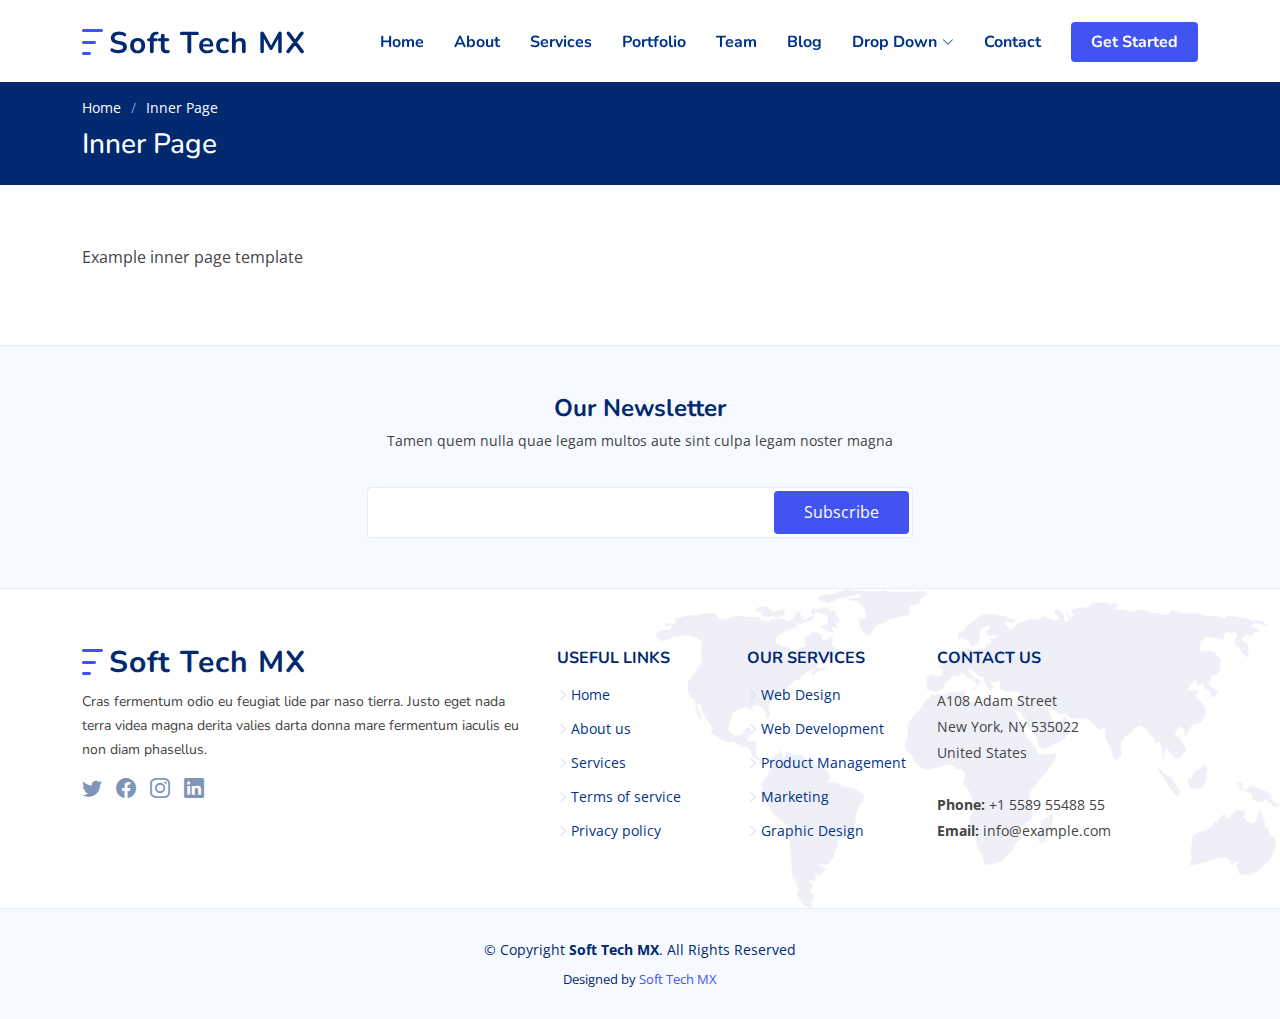
<file: inner-page.html>
<!DOCTYPE html>
<html lang="en">

	<head>
		<meta charset="utf-8">
		<meta content="width=device-width, initial-scale=1.0" name="viewport">

		<title>Soft Tech MX</title>
		<meta content="" name="description">
		<meta content="" name="keywords">

		<!-- Favicons -->
		<link href="assets/img/favicon.png" rel="icon">
		<link href="assets/img/apple-touch-icon.png" rel="apple-touch-icon">

		<!-- Google Fonts -->
		<link href="https://fonts.googleapis.com/css?family=Open+Sans:300,300i,400,400i,600,600i,700,700i|Nunito:300,300i,400,400i,600,600i,700,700i|Poppins:300,300i,400,400i,500,500i,600,600i,700,700i" rel="stylesheet">

		<!-- Vendor CSS Files -->
		<link href="assets/vendor/aos/aos.css" rel="stylesheet">
		<link href="assets/vendor/bootstrap/css/bootstrap.min.css" rel="stylesheet">
		<link href="assets/vendor/bootstrap-icons/bootstrap-icons.css" rel="stylesheet">
		<link href="assets/vendor/glightbox/css/glightbox.min.css" rel="stylesheet">
		<link href="assets/vendor/remixicon/remixicon.css" rel="stylesheet">
		<link href="assets/vendor/swiper/swiper-bundle.min.css" rel="stylesheet">

		<!-- Template Main CSS File -->
		<link href="assets/css/style.css" rel="stylesheet">

	</head>

	<body>

		<!-- ======= Header ======= -->
		<header id="header" class="header fixed-top">
			<div class="container-fluid container-xl d-flex align-items-center justify-content-between">

				<a href="index.html" class="logo d-flex align-items-center">
					<img src="assets/img/logo.png" alt="">
					<span>Soft Tech MX</span>
				</a>

				<nav id="navbar" class="navbar">
					<ul>
						<li><a class="nav-link scrollto " href="#hero">Home</a></li>
						<li><a class="nav-link scrollto" href="#about">About</a></li>
						<li><a class="nav-link scrollto" href="#services">Services</a></li>
						<li><a class="nav-link scrollto" href="#portfolio">Portfolio</a></li>
						<li><a class="nav-link scrollto" href="#team">Team</a></li>
						<li><a href="blog.html">Blog</a></li>
						<li class="dropdown"><a href="#"><span>Drop Down</span> <i class="bi bi-chevron-down"></i></a>
							<ul>
								<li><a href="#">Drop Down 1</a></li>
								<li class="dropdown"><a href="#"><span>Deep Drop Down</span> <i class="bi bi-chevron-right"></i></a>
									<ul>
										<li><a href="#">Deep Drop Down 1</a></li>
										<li><a href="#">Deep Drop Down 2</a></li>
										<li><a href="#">Deep Drop Down 3</a></li>
										<li><a href="#">Deep Drop Down 4</a></li>
										<li><a href="#">Deep Drop Down 5</a></li>
									</ul>
								</li>
								<li><a href="#">Drop Down 2</a></li>
								<li><a href="#">Drop Down 3</a></li>
								<li><a href="#">Drop Down 4</a></li>
							</ul>
						</li>
						<li><a class="nav-link scrollto" href="#contact">Contact</a></li>
						<li><a class="getstarted scrollto" href="#about">Get Started</a></li>
					</ul>
					<i class="bi bi-list mobile-nav-toggle"></i>
				</nav><!-- .navbar -->

			</div>
		</header><!-- End Header -->

		<main id="main">

			<!-- ======= Breadcrumbs ======= -->
			<section class="breadcrumbs">
				<div class="container">

					<ol>
						<li><a href="index.html">Home</a></li>
						<li>Inner Page</li>
					</ol>
					<h2>Inner Page</h2>

				</div>
			</section><!-- End Breadcrumbs -->

			<section class="inner-page">
				<div class="container">
					<p>
						Example inner page template
					</p>
				</div>
			</section>

		</main><!-- End #main -->

		<!-- ======= Footer ======= -->
		<footer id="footer" class="footer">

			<div class="footer-newsletter">
				<div class="container">
					<div class="row justify-content-center">
						<div class="col-lg-12 text-center">
							<h4>Our Newsletter</h4>
							<p>Tamen quem nulla quae legam multos aute sint culpa legam noster magna</p>
						</div>
						<div class="col-lg-6">
							<form action="" method="post">
								<input type="email" name="email"><input type="submit" value="Subscribe">
							</form>
						</div>
					</div>
				</div>
			</div>

			<div class="footer-top">
				<div class="container">
					<div class="row gy-4">
						<div class="col-lg-5 col-md-12 footer-info">
							<a href="index.html" class="logo d-flex align-items-center">
								<img src="assets/img/logo.png" alt="">
								<span>Soft Tech MX</span>
							</a>
							<p>Cras fermentum odio eu feugiat lide par naso tierra. Justo eget nada terra videa magna derita valies darta donna mare fermentum iaculis eu non diam phasellus.</p>
							<div class="social-links mt-3">
								<a href="#" class="twitter"><i class="bi bi-twitter"></i></a>
								<a href="#" class="facebook"><i class="bi bi-facebook"></i></a>
								<a href="#" class="instagram"><i class="bi bi-instagram"></i></a>
								<a href="#" class="linkedin"><i class="bi bi-linkedin"></i></a>
							</div>
						</div>

						<div class="col-lg-2 col-6 footer-links">
							<h4>Useful Links</h4>
							<ul>
								<li><i class="bi bi-chevron-right"></i> <a href="#">Home</a></li>
								<li><i class="bi bi-chevron-right"></i> <a href="#">About us</a></li>
								<li><i class="bi bi-chevron-right"></i> <a href="#">Services</a></li>
								<li><i class="bi bi-chevron-right"></i> <a href="#">Terms of service</a></li>
								<li><i class="bi bi-chevron-right"></i> <a href="#">Privacy policy</a></li>
							</ul>
						</div>

						<div class="col-lg-2 col-6 footer-links">
							<h4>Our Services</h4>
							<ul>
								<li><i class="bi bi-chevron-right"></i> <a href="#">Web Design</a></li>
								<li><i class="bi bi-chevron-right"></i> <a href="#">Web Development</a></li>
								<li><i class="bi bi-chevron-right"></i> <a href="#">Product Management</a></li>
								<li><i class="bi bi-chevron-right"></i> <a href="#">Marketing</a></li>
								<li><i class="bi bi-chevron-right"></i> <a href="#">Graphic Design</a></li>
							</ul>
						</div>

						<div class="col-lg-3 col-md-12 footer-contact text-center text-md-start">
							<h4>Contact Us</h4>
							<p>
								A108 Adam Street <br>
								New York, NY 535022<br>
								United States <br><br>
								<strong>Phone:</strong> +1 5589 55488 55<br>
								<strong>Email:</strong> info@example.com<br>
							</p>

						</div>

					</div>
				</div>
			</div>

			<div class="container">
				<div class="copyright">
					&copy; Copyright <strong><span>Soft Tech MX</span></strong>. All Rights Reserved
				</div>
				<div class="credits">
					Designed by <a href="https://www.soft-tech-mx.com/">Soft Tech MX</a>
				</div>
			</div>
		</footer><!-- End Footer -->

		<a href="#" class="back-to-top d-flex align-items-center justify-content-center"><i class="bi bi-arrow-up-short"></i></a>

		<!-- Vendor JS Files -->
		<script src="assets/vendor/purecounter/purecounter.js"></script>
		<script src="assets/vendor/aos/aos.js"></script>
		<script src="assets/vendor/bootstrap/js/bootstrap.bundle.min.js"></script>
		<script src="assets/vendor/glightbox/js/glightbox.min.js"></script>
		<script src="assets/vendor/isotope-layout/isotope.pkgd.min.js"></script>
		<script src="assets/vendor/swiper/swiper-bundle.min.js"></script>
		<script src="assets/vendor/php-email-form/validate.js"></script>

		<!-- Template Main JS File -->
		<script src="assets/js/main.js"></script>

	</body>

</html>
</file>
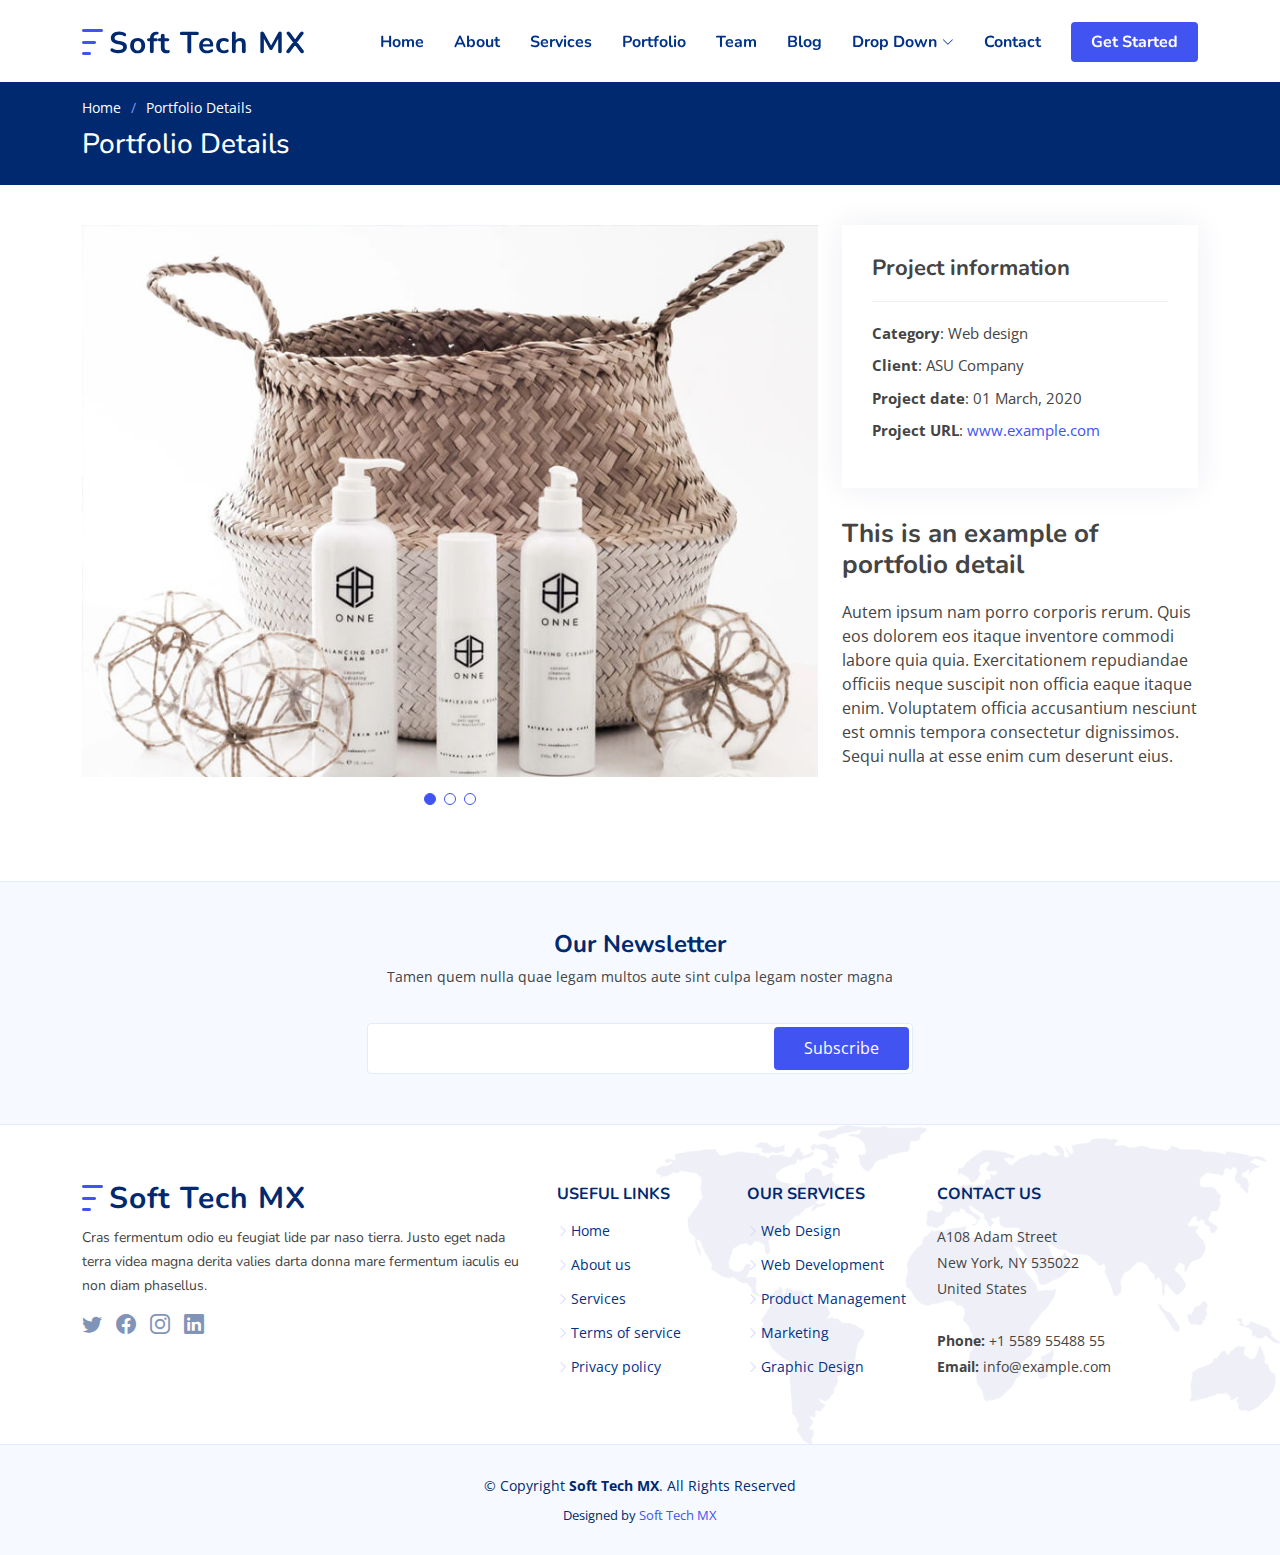
<file: portfolio-details.html>
<!DOCTYPE html>
<html lang="en">

	<head>
		<meta charset="utf-8">
		<meta content="width=device-width, initial-scale=1.0" name="viewport">

		<title>Soft Tech MX</title>
		<meta content="" name="description">
		<meta content="" name="keywords">

		<!-- Favicons -->
		<link href="assets/img/favicon.png" rel="icon">
		<link href="assets/img/apple-touch-icon.png" rel="apple-touch-icon">

		<!-- Google Fonts -->
		<link href="https://fonts.googleapis.com/css?family=Open+Sans:300,300i,400,400i,600,600i,700,700i|Nunito:300,300i,400,400i,600,600i,700,700i|Poppins:300,300i,400,400i,500,500i,600,600i,700,700i" rel="stylesheet">

		<!-- Vendor CSS Files -->
		<link href="assets/vendor/aos/aos.css" rel="stylesheet">
		<link href="assets/vendor/bootstrap/css/bootstrap.min.css" rel="stylesheet">
		<link href="assets/vendor/bootstrap-icons/bootstrap-icons.css" rel="stylesheet">
		<link href="assets/vendor/glightbox/css/glightbox.min.css" rel="stylesheet">
		<link href="assets/vendor/remixicon/remixicon.css" rel="stylesheet">
		<link href="assets/vendor/swiper/swiper-bundle.min.css" rel="stylesheet">

		<!-- Template Main CSS File -->
		<link href="assets/css/style.css" rel="stylesheet">

	</head>

	<body>

		<!-- ======= Header ======= -->
		<header id="header" class="header fixed-top">
			<div class="container-fluid container-xl d-flex align-items-center justify-content-between">

				<a href="index.html" class="logo d-flex align-items-center">
					<img src="assets/img/logo.png" alt="">
					<span>Soft Tech MX</span>
				</a>

				<nav id="navbar" class="navbar">
					<ul>
						<li><a class="nav-link scrollto " href="#hero">Home</a></li>
						<li><a class="nav-link scrollto" href="#about">About</a></li>
						<li><a class="nav-link scrollto" href="#services">Services</a></li>
						<li><a class="nav-link scrollto" href="#portfolio">Portfolio</a></li>
						<li><a class="nav-link scrollto" href="#team">Team</a></li>
						<li><a href="blog.html">Blog</a></li>
						<li class="dropdown"><a href="#"><span>Drop Down</span> <i class="bi bi-chevron-down"></i></a>
							<ul>
								<li><a href="#">Drop Down 1</a></li>
								<li class="dropdown"><a href="#"><span>Deep Drop Down</span> <i class="bi bi-chevron-right"></i></a>
									<ul>
										<li><a href="#">Deep Drop Down 1</a></li>
										<li><a href="#">Deep Drop Down 2</a></li>
										<li><a href="#">Deep Drop Down 3</a></li>
										<li><a href="#">Deep Drop Down 4</a></li>
										<li><a href="#">Deep Drop Down 5</a></li>
									</ul>
								</li>
								<li><a href="#">Drop Down 2</a></li>
								<li><a href="#">Drop Down 3</a></li>
								<li><a href="#">Drop Down 4</a></li>
							</ul>
						</li>
						<li><a class="nav-link scrollto" href="#contact">Contact</a></li>
						<li><a class="getstarted scrollto" href="#about">Get Started</a></li>
					</ul>
					<i class="bi bi-list mobile-nav-toggle"></i>
				</nav><!-- .navbar -->

			</div>
		</header><!-- End Header -->

		<main id="main">

			<!-- ======= Breadcrumbs ======= -->
			<section class="breadcrumbs">
				<div class="container">

					<ol>
						<li><a href="index.html">Home</a></li>
						<li>Portfolio Details</li>
					</ol>
					<h2>Portfolio Details</h2>

				</div>
			</section><!-- End Breadcrumbs -->

			<!-- ======= Portfolio Details Section ======= -->
			<section id="portfolio-details" class="portfolio-details">
				<div class="container">

					<div class="row gy-4">

						<div class="col-lg-8">
							<div class="portfolio-details-slider swiper">
								<div class="swiper-wrapper align-items-center">

									<div class="swiper-slide">
										<img src="assets/img/portfolio/portfolio-1.jpg" alt="">
									</div>

									<div class="swiper-slide">
										<img src="assets/img/portfolio/portfolio-2.jpg" alt="">
									</div>

									<div class="swiper-slide">
										<img src="assets/img/portfolio/portfolio-3.jpg" alt="">
									</div>

								</div>
								<div class="swiper-pagination"></div>
							</div>
						</div>

						<div class="col-lg-4">
							<div class="portfolio-info">
								<h3>Project information</h3>
								<ul>
									<li><strong>Category</strong>: Web design</li>
									<li><strong>Client</strong>: ASU Company</li>
									<li><strong>Project date</strong>: 01 March, 2020</li>
									<li><strong>Project URL</strong>: <a href="#">www.example.com</a></li>
								</ul>
							</div>
							<div class="portfolio-description">
								<h2>This is an example of portfolio detail</h2>
								<p>
									Autem ipsum nam porro corporis rerum. Quis eos dolorem eos itaque inventore commodi labore quia quia. Exercitationem repudiandae officiis neque suscipit non officia eaque itaque enim. Voluptatem officia accusantium nesciunt est omnis tempora consectetur dignissimos. Sequi nulla at esse enim cum deserunt eius.
								</p>
							</div>
						</div>

					</div>

				</div>
			</section><!-- End Portfolio Details Section -->

		</main><!-- End #main -->

		<!-- ======= Footer ======= -->
		<footer id="footer" class="footer">

			<div class="footer-newsletter">
				<div class="container">
					<div class="row justify-content-center">
						<div class="col-lg-12 text-center">
							<h4>Our Newsletter</h4>
							<p>Tamen quem nulla quae legam multos aute sint culpa legam noster magna</p>
						</div>
						<div class="col-lg-6">
							<form action="" method="post">
								<input type="email" name="email"><input type="submit" value="Subscribe">
							</form>
						</div>
					</div>
				</div>
			</div>

			<div class="footer-top">
				<div class="container">
					<div class="row gy-4">
						<div class="col-lg-5 col-md-12 footer-info">
							<a href="index.html" class="logo d-flex align-items-center">
								<img src="assets/img/logo.png" alt="">
								<span>Soft Tech MX</span>
							</a>
							<p>Cras fermentum odio eu feugiat lide par naso tierra. Justo eget nada terra videa magna derita valies darta donna mare fermentum iaculis eu non diam phasellus.</p>
							<div class="social-links mt-3">
								<a href="#" class="twitter"><i class="bi bi-twitter"></i></a>
								<a href="#" class="facebook"><i class="bi bi-facebook"></i></a>
								<a href="#" class="instagram"><i class="bi bi-instagram"></i></a>
								<a href="#" class="linkedin"><i class="bi bi-linkedin"></i></a>
							</div>
						</div>

						<div class="col-lg-2 col-6 footer-links">
							<h4>Useful Links</h4>
							<ul>
								<li><i class="bi bi-chevron-right"></i> <a href="#">Home</a></li>
								<li><i class="bi bi-chevron-right"></i> <a href="#">About us</a></li>
								<li><i class="bi bi-chevron-right"></i> <a href="#">Services</a></li>
								<li><i class="bi bi-chevron-right"></i> <a href="#">Terms of service</a></li>
								<li><i class="bi bi-chevron-right"></i> <a href="#">Privacy policy</a></li>
							</ul>
						</div>

						<div class="col-lg-2 col-6 footer-links">
							<h4>Our Services</h4>
							<ul>
								<li><i class="bi bi-chevron-right"></i> <a href="#">Web Design</a></li>
								<li><i class="bi bi-chevron-right"></i> <a href="#">Web Development</a></li>
								<li><i class="bi bi-chevron-right"></i> <a href="#">Product Management</a></li>
								<li><i class="bi bi-chevron-right"></i> <a href="#">Marketing</a></li>
								<li><i class="bi bi-chevron-right"></i> <a href="#">Graphic Design</a></li>
							</ul>
						</div>

						<div class="col-lg-3 col-md-12 footer-contact text-center text-md-start">
							<h4>Contact Us</h4>
							<p>
								A108 Adam Street <br>
								New York, NY 535022<br>
								United States <br><br>
								<strong>Phone:</strong> +1 5589 55488 55<br>
								<strong>Email:</strong> info@example.com<br>
							</p>

						</div>

					</div>
				</div>
			</div>

			<div class="container">
				<div class="copyright">
					&copy; Copyright <strong><span>Soft Tech MX</span></strong>. All Rights Reserved
				</div>
				<div class="credits">
					Designed by <a href="https://www.soft-tech-mx.com/">Soft Tech MX</a>
				</div>
			</div>
		</footer><!-- End Footer -->

		<a href="#" class="back-to-top d-flex align-items-center justify-content-center"><i class="bi bi-arrow-up-short"></i></a>

		<!-- Vendor JS Files -->
		<script src="assets/vendor/purecounter/purecounter.js"></script>
		<script src="assets/vendor/aos/aos.js"></script>
		<script src="assets/vendor/bootstrap/js/bootstrap.bundle.min.js"></script>
		<script src="assets/vendor/glightbox/js/glightbox.min.js"></script>
		<script src="assets/vendor/isotope-layout/isotope.pkgd.min.js"></script>
		<script src="assets/vendor/swiper/swiper-bundle.min.js"></script>
		<script src="assets/vendor/php-email-form/validate.js"></script>

		<!-- Template Main JS File -->
		<script src="assets/js/main.js"></script>

	</body>

</html>
</file>
<file: assets/css/style.css>
/*--------------------------------------------------------------
# General
--------------------------------------------------------------*/
:root {
	scroll-behavior: smooth;
}

body {
	font-family: "Open Sans", sans-serif;
	color: #444444;
}

a {
	color: #4154f1;
	text-decoration: none;
}

a:hover {
	color: #717ff5;
	text-decoration: none;
}

h1,
h2,
h3,
h4,
h5,
h6 {
	font-family: "Nunito", sans-serif;
}

/*--------------------------------------------------------------
# Sections
--------------------------------------------------------------*/
section {
	padding: 60px 0;
	overflow: hidden;
}

.section-header {
	text-align: center;
	padding-bottom: 40px;
}

.section-header h2 {
	font-size: 13px;
	letter-spacing: 1px;
	font-weight: 700;
	margin: 0;
	color: #4154f1;
	text-transform: uppercase;
}

.section-header p {
	margin: 10px 0 0 0;
	padding: 0;
	font-size: 38px;
	line-height: 42px;
	font-weight: 700;
	color: #012970;
}

@media (max-width: 768px) {
	.section-header p {
		font-size: 28px;
		line-height: 32px;
	}
}

/*--------------------------------------------------------------
# Breadcrumbs
--------------------------------------------------------------*/
.breadcrumbs {
	padding: 15px 0;
	background: #012970;
	min-height: 40px;
	margin-top: 82px;
	color: #fff;
}

@media (max-width: 992px) {
	.breadcrumbs {
		margin-top: 57px;
	}
}

.breadcrumbs h2 {
	font-size: 28px;
	font-weight: 500;
}

.breadcrumbs ol {
	display: flex;
	flex-wrap: wrap;
	list-style: none;
	padding: 0 0 10px 0;
	margin: 0;
	font-size: 14px;
}

.breadcrumbs ol a {
	color: #fff;
	transition: 0.3s;
}

.breadcrumbs ol a:hover {
	text-decoration: underline;
}

.breadcrumbs ol li+li {
	padding-left: 10px;
}

.breadcrumbs ol li+li::before {
	display: inline-block;
	padding-right: 10px;
	color: #8894f6;
	content: "/";
}

/*--------------------------------------------------------------
# Back to top button
--------------------------------------------------------------*/
.back-to-top {
	position: fixed;
	visibility: hidden;
	opacity: 0;
	right: 15px;
	bottom: 15px;
	z-index: 99999;
	background: #4154f1;
	width: 40px;
	height: 40px;
	border-radius: 4px;
	transition: all 0.4s;
}

.back-to-top i {
	font-size: 24px;
	color: #fff;
	line-height: 0;
}

.back-to-top:hover {
	background: #6776f4;
	color: #fff;
}

.back-to-top.active {
	visibility: visible;
	opacity: 1;
}

/*--------------------------------------------------------------
# Disable aos animation delay on mobile devices
--------------------------------------------------------------*/
@media screen and (max-width: 768px) {
	[data-aos-delay] {
		transition-delay: 0 !important;
	}
}

/*--------------------------------------------------------------
# Header
--------------------------------------------------------------*/
.header {
	transition: all 0.5s;
	z-index: 997;
	padding: 20px 0;
}

.header.header-scrolled {
	background: #fff;
	padding: 15px 0;
	box-shadow: 0px 2px 20px rgba(1, 41, 112, 0.1);
}

.header .logo {
	line-height: 0;
}

.header .logo img {
	max-height: 40px;
	margin-right: 6px;
}

.header .logo span {
	font-size: 30px;
	font-weight: 700;
	letter-spacing: 1px;
	color: #012970;
	font-family: "Nunito", sans-serif;
	margin-top: 3px;
}

/*--------------------------------------------------------------
# Navigation Menu
--------------------------------------------------------------*/
/**
* Desktop Navigation 
*/
.navbar {
	padding: 0;
}

.navbar ul {
	margin: 0;
	padding: 0;
	display: flex;
	list-style: none;
	align-items: center;
}

.navbar li {
	position: relative;
}

.navbar a,
.navbar a:focus {
	display: flex;
	align-items: center;
	justify-content: space-between;
	padding: 10px 0 10px 30px;
	font-family: "Nunito", sans-serif;
	font-size: 16px;
	font-weight: 700;
	color: #013289;
	white-space: nowrap;
	transition: 0.3s;
}

.navbar a i,
.navbar a:focus i {
	font-size: 12px;
	line-height: 0;
	margin-left: 5px;
}

.navbar a:hover,
.navbar .active,
.navbar .active:focus,
.navbar li:hover>a {
	color: #4154f1;
}

.navbar .getstarted,
.navbar .getstarted:focus {
	background: #4154f1;
	padding: 8px 20px;
	margin-left: 30px;
	border-radius: 4px;
	color: #fff;
}

.navbar .getstarted:hover,
.navbar .getstarted:focus:hover {
	color: #fff;
	background: #5969f3;
}

.navbar .dropdown ul {
	display: block;
	position: absolute;
	left: 14px;
	top: calc(100% + 30px);
	margin: 0;
	padding: 10px 0;
	z-index: 99;
	opacity: 0;
	visibility: hidden;
	background: #fff;
	box-shadow: 0px 0px 30px rgba(127, 137, 161, 0.25);
	transition: 0.3s;
	border-radius: 4px;
}

.navbar .dropdown ul li {
	min-width: 200px;
}

.navbar .dropdown ul a {
	padding: 10px 20px;
	font-size: 15px;
	text-transform: none;
	font-weight: 600;
}

.navbar .dropdown ul a i {
	font-size: 12px;
}

.navbar .dropdown ul a:hover,
.navbar .dropdown ul .active:hover,
.navbar .dropdown ul li:hover>a {
	color: #4154f1;
}

.navbar .dropdown:hover>ul {
	opacity: 1;
	top: 100%;
	visibility: visible;
}

.navbar .dropdown .dropdown ul {
	top: 0;
	left: calc(100% - 30px);
	visibility: hidden;
}

.navbar .dropdown .dropdown:hover>ul {
	opacity: 1;
	top: 0;
	left: 100%;
	visibility: visible;
}

@media (max-width: 1366px) {
	.navbar .dropdown .dropdown ul {
		left: -90%;
	}

	.navbar .dropdown .dropdown:hover>ul {
		left: -100%;
	}
}

/**
* Mobile Navigation 
*/
.mobile-nav-toggle {
	color: #012970;
	font-size: 28px;
	cursor: pointer;
	display: none;
	line-height: 0;
	transition: 0.5s;
}

.mobile-nav-toggle.bi-x {
	color: #fff;
}

@media (max-width: 991px) {
	.mobile-nav-toggle {
		display: block;
	}

	.navbar ul {
		display: none;
	}
}

.navbar-mobile {
	position: fixed;
	overflow: hidden;
	top: 0;
	right: 0;
	left: 0;
	bottom: 0;
	background: rgba(1, 22, 61, 0.9);
	transition: 0.3s;
}

.navbar-mobile .mobile-nav-toggle {
	position: absolute;
	top: 15px;
	right: 15px;
}

.navbar-mobile ul {
	display: block;
	position: absolute;
	top: 55px;
	right: 15px;
	bottom: 15px;
	left: 15px;
	padding: 10px 0;
	border-radius: 10px;
	background-color: #fff;
	overflow-y: auto;
	transition: 0.3s;
}

.navbar-mobile a,
.navbar-mobile a:focus {
	padding: 10px 20px;
	font-size: 15px;
	color: #012970;
}

.navbar-mobile a:hover,
.navbar-mobile .active,
.navbar-mobile li:hover>a {
	color: #4154f1;
}

.navbar-mobile .getstarted,
.navbar-mobile .getstarted:focus {
	margin: 15px;
}

.navbar-mobile .dropdown ul {
	position: static;
	display: none;
	margin: 10px 20px;
	padding: 10px 0;
	z-index: 99;
	opacity: 1;
	visibility: visible;
	background: #fff;
	box-shadow: 0px 0px 30px rgba(127, 137, 161, 0.25);
}

.navbar-mobile .dropdown ul li {
	min-width: 200px;
}

.navbar-mobile .dropdown ul a {
	padding: 10px 20px;
}

.navbar-mobile .dropdown ul a i {
	font-size: 12px;
}

.navbar-mobile .dropdown ul a:hover,
.navbar-mobile .dropdown ul .active:hover,
.navbar-mobile .dropdown ul li:hover>a {
	color: #4154f1;
}

.navbar-mobile .dropdown>.dropdown-active {
	display: block;
}

/*--------------------------------------------------------------
# Hero Section
--------------------------------------------------------------*/
.hero {
	width: 100%;
	height: 100vh;
	background: url(../img/hero-bg.png) top center no-repeat;
	background-size: cover;
}

.hero h1 {
	margin: 0;
	font-size: 48px;
	font-weight: 700;
	color: #012970;
}

.hero h2 {
	color: #444444;
	margin: 15px 0 0 0;
	font-size: 26px;
}

.hero .btn-get-started {
	margin-top: 30px;
	line-height: 0;
	padding: 15px 40px;
	border-radius: 4px;
	transition: 0.5s;
	color: #fff;
	background: #4154f1;
	box-shadow: 0px 5px 30px rgba(65, 84, 241, 0.4);
}

.hero .btn-get-started span {
	font-family: "Nunito", sans-serif;
	font-weight: 600;
	font-size: 16px;
	letter-spacing: 1px;
}

.hero .btn-get-started i {
	margin-left: 5px;
	font-size: 18px;
	transition: 0.3s;
}

.hero .btn-get-started:hover i {
	transform: translateX(5px);
}

.hero .hero-img {
	text-align: right;
}

@media (min-width: 1024px) {
	.hero {
		background-attachment: fixed;
	}
}

@media (max-width: 991px) {
	.hero {
		height: auto;
		padding: 120px 0 60px 0;
	}

	.hero .hero-img {
		text-align: center;
		margin-top: 80px;
	}

	.hero .hero-img img {
		width: 80%;
	}
}

@media (max-width: 768px) {
	.hero {
		text-align: center;
	}

	.hero h1 {
		font-size: 32px;
	}

	.hero h2 {
		font-size: 24px;
	}

	.hero .hero-img img {
		width: 100%;
	}
}

/*--------------------------------------------------------------
# Index Page
--------------------------------------------------------------*/
/*--------------------------------------------------------------
# About
--------------------------------------------------------------*/
.about .content {
	background-color: #f6f9ff;
	padding: 40px;
}

.about h3 {
	font-size: 14px;
	font-weight: 700;
	color: #4154f1;
	text-transform: uppercase;
}

.about h2 {
	font-size: 24px;
	font-weight: 700;
	color: #012970;
}

.about p {
	margin: 15px 0 30px 0;
	line-height: 24px;
}

.about .btn-read-more {
	line-height: 0;
	padding: 15px 40px;
	border-radius: 4px;
	transition: 0.5s;
	color: #fff;
	background: #4154f1;
	box-shadow: 0px 5px 25px rgba(65, 84, 241, 0.3);
}

.about .btn-read-more span {
	font-family: "Nunito", sans-serif;
	font-weight: 600;
	font-size: 16px;
	letter-spacing: 1px;
}

.about .btn-read-more i {
	margin-left: 5px;
	font-size: 18px;
	transition: 0.3s;
}

.about .btn-read-more:hover i {
	transform: translateX(5px);
}

/*--------------------------------------------------------------
# Values
--------------------------------------------------------------*/
.values .box {
	padding: 30px;
	box-shadow: 0px 0 5px rgba(1, 41, 112, 0.08);
	text-align: center;
	transition: 0.3s;
	height: 100%;
}

.values .box img {
	padding: 30px 50px;
	transition: 0.5s;
	transform: scale(1.1);
}

.values .box h3 {
	font-size: 24px;
	color: #012970;
	font-weight: 700;
	margin-bottom: 18px;
}

.values .box:hover {
	box-shadow: 0px 0 30px rgba(1, 41, 112, 0.08);
}

.values .box:hover img {
	transform: scale(1);
}

/*--------------------------------------------------------------
# Counts
--------------------------------------------------------------*/
.counts {
	padding: 70px 0 60px;
}

.counts .count-box {
	display: flex;
	align-items: center;
	padding: 30px;
	width: 100%;
	background: #fff;
	box-shadow: 0px 0 30px rgba(1, 41, 112, 0.08);
}

.counts .count-box i {
	font-size: 42px;
	line-height: 0;
	margin-right: 20px;
	color: #4154f1;
}

.counts .count-box span {
	font-size: 36px;
	display: block;
	font-weight: 600;
	color: #0b198f;
}

.counts .count-box p {
	padding: 0;
	margin: 0;
	font-family: "Nunito", sans-serif;
	font-size: 14px;
}

/*--------------------------------------------------------------
# Features
--------------------------------------------------------------*/
.features .feature-box {
	padding: 24px 20px;
	box-shadow: 0px 0 30px rgba(1, 41, 112, 0.08);
	transition: 0.3s;
	height: 100%;
}

.features .feature-box h3 {
	font-size: 18px;
	color: #012970;
	font-weight: 700;
	margin: 0;
}

.features .feature-box i {
	line-height: 0;
	background: #ecf3ff;
	padding: 4px;
	margin-right: 10px;
	font-size: 24px;
	border-radius: 3px;
	transition: 0.3s;
}

.features .feature-box:hover i {
	background: #4154f1;
	color: #fff;
}

.features .feture-tabs {
	margin-top: 120px;
}

.features .feture-tabs h3 {
	color: #012970;
	font-weight: 700;
	font-size: 32px;
	margin-bottom: 10px;
}

@media (max-width: 768px) {
	.features .feture-tabs h3 {
		font-size: 28px;
	}
}

.features .feture-tabs .nav-pills {
	border-bottom: 1px solid #eee;
}

.features .feture-tabs .nav-link {
	background: none;
	text-transform: uppercase;
	font-size: 15px;
	font-weight: 600;
	color: #012970;
	padding: 12px 0;
	margin-right: 25px;
	margin-bottom: -2px;
	border-radius: 0;
}

.features .feture-tabs .nav-link.active {
	color: #4154f1;
	border-bottom: 3px solid #4154f1;
}

.features .feture-tabs .tab-content h4 {
	font-size: 18px;
	margin: 0;
	font-weight: 700;
	color: #012970;
}

.features .feture-tabs .tab-content i {
	font-size: 24px;
	line-height: 0;
	margin-right: 8px;
	color: #4154f1;
}

.features .feature-icons {
	margin-top: 120px;
}

.features .feature-icons h3 {
	color: #012970;
	font-weight: 700;
	font-size: 32px;
	margin-bottom: 20px;
	text-align: center;
}

@media (max-width: 768px) {
	.features .feature-icons h3 {
		font-size: 28px;
	}
}

.features .feature-icons .content .icon-box {
	display: flex;
}

.features .feature-icons .content .icon-box h4 {
	font-size: 20px;
	font-weight: 700;
	margin: 0 0 10px 0;
	color: #012970;
}

.features .feature-icons .content .icon-box i {
	font-size: 44px;
	line-height: 44px;
	color: #0245bc;
	margin-right: 15px;
}

.features .feature-icons .content .icon-box p {
	font-size: 15px;
	color: #848484;
}

/*--------------------------------------------------------------
# Services
--------------------------------------------------------------*/
.services .service-box {
	box-shadow: 0px 0 30px rgba(1, 41, 112, 0.08);
	height: 100%;
	padding: 60px 30px;
	text-align: center;
	transition: 0.3s;
	border-radius: 5px;
}

.services .service-box .icon {
	font-size: 36px;
	padding: 40px 20px;
	border-radius: 4px;
	position: relative;
	margin-bottom: 25px;
	display: inline-block;
	line-height: 0;
	transition: 0.3s;
}

.services .service-box h3 {
	color: #444444;
	font-weight: 700;
}

.services .service-box .read-more {
	display: inline-flex;
	align-items: center;
	justify-content: center;
	font-weight: 600;
	font-size: 16px;
	padding: 8px 20px;
}

.services .service-box .read-more i {
	line-height: 0;
	margin-left: 5px;
	font-size: 18px;
}

.services .service-box.blue {
	border-bottom: 3px solid #2db6fa;
}

.services .service-box.blue .icon {
	color: #2db6fa;
	background: #dbf3fe;
}

.services .service-box.blue .read-more {
	color: #2db6fa;
}

.services .service-box.blue:hover {
	background: #2db6fa;
}

.services .service-box.orange {
	border-bottom: 3px solid #f68c09;
}

.services .service-box.orange .icon {
	color: #f68c09;
	background: #fde3c4;
}

.services .service-box.orange .read-more {
	color: #f68c09;
}

.services .service-box.orange:hover {
	background: #f68c09;
}

.services .service-box.green {
	border-bottom: 3px solid #08da4e;
}

.services .service-box.green .icon {
	color: #08da4e;
	background: #cffddf;
}

.services .service-box.green .read-more {
	color: #08da4e;
}

.services .service-box.green:hover {
	background: #08da4e;
}

.services .service-box.red {
	border-bottom: 3px solid #e9222c;
}

.services .service-box.red .icon {
	color: #e9222c;
	background: #fef7f8;
}

.services .service-box.red .read-more {
	color: #e9222c;
}

.services .service-box.red:hover {
	background: #e9222c;
}

.services .service-box.purple {
	border-bottom: 3px solid #b50edf;
}

.services .service-box.purple .icon {
	color: #b50edf;
	background: #f8e4fd;
}

.services .service-box.purple .read-more {
	color: #b50edf;
}

.services .service-box.purple:hover {
	background: #b50edf;
}

.services .service-box.pink {
	border-bottom: 3px solid #f51f9c;
}

.services .service-box.pink .icon {
	color: #f51f9c;
	background: #feecf7;
}

.services .service-box.pink .read-more {
	color: #f51f9c;
}

.services .service-box.pink:hover {
	background: #f51f9c;
}

.services .service-box:hover h3,
.services .service-box:hover p,
.services .service-box:hover .read-more {
	color: #fff;
}

.services .service-box:hover .icon {
	background: #fff;
}

/*--------------------------------------------------------------
# Pricing
--------------------------------------------------------------*/
.pricing .box {
	padding: 40px 20px;
	background: #fff;
	text-align: center;
	box-shadow: 0px 0 30px rgba(1, 41, 112, 0.08);
	border-radius: 4px;
	position: relative;
	overflow: hidden;
	transition: 0.3s;
}

.pricing .box:hover {
	transform: scale(1.1);
	box-shadow: 0px 0 30px rgba(1, 41, 112, 0.1);
}

.pricing h3 {
	font-weight: 700;
	font-size: 18px;
	margin-bottom: 15px;
}

.pricing .price {
	font-size: 36px;
	color: #444444;
	font-weight: 600;
	font-family: "Poppins", sans-serif;
}

.pricing .price sup {
	font-size: 20px;
	top: -15px;
	left: -3px;
}

.pricing .price span {
	color: #bababa;
	font-size: 16px;
	font-weight: 300;
}

.pricing img {
	padding: 30px 40px;
}

.pricing ul {
	padding: 0;
	list-style: none;
	color: #444444;
	text-align: center;
	line-height: 26px;
	font-size: 16px;
	margin-bottom: 25px;
}

.pricing ul li {
	padding-bottom: 10px;
}

.pricing ul .na {
	color: #ccc;
	text-decoration: line-through;
}

.pricing .btn-buy {
	display: inline-block;
	padding: 8px 40px 10px 40px;
	border-radius: 50px;
	color: #4154f1;
	transition: none;
	font-size: 16px;
	font-weight: 400;
	font-family: "Nunito", sans-serif;
	font-weight: 600;
	transition: 0.3s;
	border: 1px solid #4154f1;
}

.pricing .btn-buy:hover {
	background: #4154f1;
	color: #fff;
}

.pricing .featured {
	width: 200px;
	position: absolute;
	top: 18px;
	right: -68px;
	transform: rotate(45deg);
	z-index: 1;
	font-size: 14px;
	padding: 1px 0 3px 0;
	background: #4154f1;
	color: #fff;
}

/*--------------------------------------------------------------
# F.A.Q
--------------------------------------------------------------*/
.faq .accordion-collapse {
	border: 0;
}

.faq .accordion-button {
	padding: 15px 15px 20px 0;
	font-weight: 600;
	border: 0;
	font-size: 18px;
	color: #444444;
	text-align: left;
}

.faq .accordion-button:focus {
	box-shadow: none;
}

.faq .accordion-button:not(.collapsed) {
	background: none;
	color: #4154f1;
	border-bottom: 0;
}

.faq .accordion-body {
	padding: 0 0 25px 0;
	border: 0;
}

/*--------------------------------------------------------------
# Portfolio
--------------------------------------------------------------*/
.portfolio #portfolio-flters {
	padding: 0;
	margin: 0 auto 25px auto;
	list-style: none;
	text-align: center;
	background: white;
	border-radius: 50px;
	padding: 2px 15px;
}

.portfolio #portfolio-flters li {
	cursor: pointer;
	display: inline-block;
	padding: 8px 20px 10px 20px;
	font-size: 15px;
	font-weight: 600;
	line-height: 1;
	color: #444444;
	margin: 0 4px 8px 4px;
	transition: 0.3s;
	border-radius: 50px;
	border: 1px solid #fff;
}

.portfolio #portfolio-flters li:hover,
.portfolio #portfolio-flters li.filter-active {
	color: #4154f1;
	border-color: #4154f1;
}

.portfolio #portfolio-flters li:last-child {
	margin-right: 0;
}

.portfolio .portfolio-wrap {
	transition: 0.3s;
	position: relative;
	overflow: hidden;
	z-index: 1;
	background: rgba(255, 255, 255, 0.75);
}

.portfolio .portfolio-wrap::before {
	content: "";
	background: rgba(255, 255, 255, 0.75);
	position: absolute;
	left: 30px;
	right: 30px;
	top: 30px;
	bottom: 30px;
	transition: all ease-in-out 0.3s;
	z-index: 2;
	opacity: 0;
}

.portfolio .portfolio-wrap img {
	transition: 1s;
}

.portfolio .portfolio-wrap .portfolio-info {
	opacity: 0;
	position: absolute;
	top: 0;
	left: 0;
	right: 0;
	bottom: 0;
	text-align: center;
	z-index: 3;
	transition: all ease-in-out 0.3s;
	display: flex;
	flex-direction: column;
	justify-content: center;
	align-items: center;
}

.portfolio .portfolio-wrap .portfolio-info::before {
	display: block;
	content: "";
	width: 48px;
	height: 48px;
	position: absolute;
	top: 35px;
	left: 35px;
	border-top: 3px solid rgba(1, 41, 112, 0.2);
	border-left: 3px solid rgba(1, 41, 112, 0.2);
	transition: all 0.5s ease 0s;
	z-index: 9994;
}

.portfolio .portfolio-wrap .portfolio-info::after {
	display: block;
	content: "";
	width: 48px;
	height: 48px;
	position: absolute;
	bottom: 35px;
	right: 35px;
	border-bottom: 3px solid rgba(1, 41, 112, 0.2);
	border-right: 3px solid rgba(1, 41, 112, 0.2);
	transition: all 0.5s ease 0s;
	z-index: 9994;
}

.portfolio .portfolio-wrap .portfolio-info h4 {
	font-size: 20px;
	color: #012970;
	font-weight: 700;
}

.portfolio .portfolio-wrap .portfolio-info p {
	color: #012970;
	font-weight: 600;
	font-size: 14px;
	text-transform: uppercase;
	padding: 0;
	margin: 0;
}

.portfolio .portfolio-wrap .portfolio-links {
	text-align: center;
	z-index: 4;
}

.portfolio .portfolio-wrap .portfolio-links a {
	color: #fff;
	background: #4154f1;
	margin: 10px 2px;
	width: 36px;
	height: 36px;
	display: inline-flex;
	align-items: center;
	justify-content: center;
	border-radius: 50%;
	transition: 0.3s;
}

.portfolio .portfolio-wrap .portfolio-links a i {
	font-size: 24px;
	line-height: 0;
}

.portfolio .portfolio-wrap .portfolio-links a:hover {
	background: #5969f3;
}

.portfolio .portfolio-wrap:hover img {
	transform: scale(1.1);
}

.portfolio .portfolio-wrap:hover::before {
	top: 0;
	left: 0;
	right: 0;
	bottom: 0;
	opacity: 1;
}

.portfolio .portfolio-wrap:hover .portfolio-info {
	opacity: 1;
}

.portfolio .portfolio-wrap:hover .portfolio-info::before {
	top: 15px;
	left: 15px;
}

.portfolio .portfolio-wrap:hover .portfolio-info::after {
	bottom: 15px;
	right: 15px;
}

/*--------------------------------------------------------------
# Portfolio Details
--------------------------------------------------------------*/
.portfolio-details {
	padding-top: 40px;
}

.portfolio-details .portfolio-details-slider img {
	width: 100%;
}

.portfolio-details .portfolio-details-slider .swiper-pagination {
	margin-top: 20px;
	position: relative;
}

.portfolio-details .portfolio-details-slider .swiper-pagination .swiper-pagination-bullet {
	width: 12px;
	height: 12px;
	background-color: #fff;
	opacity: 1;
	border: 1px solid #4154f1;
}

.portfolio-details .portfolio-details-slider .swiper-pagination .swiper-pagination-bullet-active {
	background-color: #4154f1;
}

.portfolio-details .portfolio-info {
	padding: 30px;
	box-shadow: 0px 0 30px rgba(1, 41, 112, 0.08);
}

.portfolio-details .portfolio-info h3 {
	font-size: 22px;
	font-weight: 700;
	margin-bottom: 20px;
	padding-bottom: 20px;
	border-bottom: 1px solid #eee;
}

.portfolio-details .portfolio-info ul {
	list-style: none;
	padding: 0;
	font-size: 15px;
}

.portfolio-details .portfolio-info ul li+li {
	margin-top: 10px;
}

.portfolio-details .portfolio-description {
	padding-top: 30px;
}

.portfolio-details .portfolio-description h2 {
	font-size: 26px;
	font-weight: 700;
	margin-bottom: 20px;
}

.portfolio-details .portfolio-description p {
	padding: 0;
}

/*--------------------------------------------------------------
# Testimonials
--------------------------------------------------------------*/
.testimonials .testimonial-item {
	box-sizing: content-box;
	padding: 30px;
	margin: 40px 30px;
	box-shadow: 0px 0 20px rgba(1, 41, 112, 0.1);
	background: #fff;
	min-height: 320px;
	display: flex;
	flex-direction: column;
	text-align: center;
	transition: 0.3s;
}

.testimonials .testimonial-item .stars {
	margin-bottom: 15px;
}

.testimonials .testimonial-item .stars i {
	color: #ffc107;
	margin: 0 1px;
}

.testimonials .testimonial-item .testimonial-img {
	width: 90px;
	border-radius: 50%;
	border: 4px solid #fff;
	margin: 0 auto;
}

.testimonials .testimonial-item h3 {
	font-size: 18px;
	font-weight: bold;
	margin: 10px 0 5px 0;
	color: #111;
}

.testimonials .testimonial-item h4 {
	font-size: 14px;
	color: #999;
	margin: 0;
}

.testimonials .testimonial-item p {
	font-style: italic;
	margin: 0 auto 15px auto;
}

.testimonials .swiper-pagination {
	margin-top: 20px;
	position: relative;
}

.testimonials .swiper-pagination .swiper-pagination-bullet {
	width: 12px;
	height: 12px;
	background-color: #fff;
	opacity: 1;
	border: 1px solid #4154f1;
}

.testimonials .swiper-pagination .swiper-pagination-bullet-active {
	background-color: #4154f1;
}

.testimonials .swiper-slide {
	opacity: 0.3;
}

@media (max-width: 1199px) {
	.testimonials .swiper-slide-active {
		opacity: 1;
	}

	.testimonials .swiper-pagination {
		margin-top: 0;
	}
}

@media (min-width: 1200px) {
	.testimonials .swiper-slide-next {
		opacity: 1;
		transform: scale(1.12);
	}
}

/*--------------------------------------------------------------
# Team
--------------------------------------------------------------*/
.team {
	background: #fff;
	padding: 60px 0;
}

.team .member {
	overflow: hidden;
	text-align: center;
	border-radius: 5px;
	background: #fff;
	box-shadow: 0px 0 30px rgba(1, 41, 112, 0.08);
	transition: 0.3s;
}

.team .member .member-img {
	position: relative;
	overflow: hidden;
}

.team .member .member-img:after {
	position: absolute;
	content: "";
	left: 0;
	bottom: 0;
	height: 100%;
	width: 100%;
	background: url(../img/team-shape.svg) no-repeat center bottom;
	background-size: contain;
	z-index: 1;
}

.team .member .social {
	position: absolute;
	right: -100%;
	top: 30px;
	opacity: 0;
	border-radius: 4px;
	transition: 0.5s;
	background: rgba(255, 255, 255, 0.3);
	z-index: 2;
}

.team .member .social a {
	transition: color 0.3s;
	color: rgba(1, 41, 112, 0.5);
	margin: 15px 12px;
	display: block;
	line-height: 0;
	text-align: center;
}

.team .member .social a:hover {
	color: rgba(1, 41, 112, 0.8);
}

.team .member .social i {
	font-size: 18px;
}

.team .member .member-info {
	padding: 10px 15px 20px 15px;
}

.team .member .member-info h4 {
	font-weight: 700;
	margin-bottom: 5px;
	font-size: 20px;
	color: #012970;
}

.team .member .member-info span {
	display: block;
	font-size: 14px;
	font-weight: 400;
	color: #aaaaaa;
}

.team .member .member-info p {
	font-style: italic;
	font-size: 14px;
	padding-top: 15px;
	line-height: 26px;
	color: #5e5e5e;
}

.team .member:hover {
	transform: scale(1.08);
	box-shadow: 0px 0 30px rgba(1, 41, 112, 0.1);
}

.team .member:hover .social {
	right: 8px;
	opacity: 1;
}

/*--------------------------------------------------------------
# Clients
--------------------------------------------------------------*/
.clients .clients-slider .swiper-slide img {
	opacity: 0.5;
	transition: 0.3s;
}

.clients .clients-slider .swiper-slide img:hover {
	opacity: 1;
}

.clients .clients-slider .swiper-pagination {
	margin-top: 20px;
	position: relative;
}

.clients .clients-slider .swiper-pagination .swiper-pagination-bullet {
	width: 12px;
	height: 12px;
	background-color: #fff;
	opacity: 1;
	border: 1px solid #4154f1;
}

.clients .clients-slider .swiper-pagination .swiper-pagination-bullet-active {
	background-color: #4154f1;
}

/*--------------------------------------------------------------
# Recent Blog Posts
--------------------------------------------------------------*/
.recent-blog-posts .post-box {
	box-shadow: 0px 0 30px rgba(1, 41, 112, 0.08);
	transition: 0.3s;
	height: 100%;
	overflow: hidden;
	padding: 30px;
	border-radius: 8px;
	position: relative;
	display: flex;
	flex-direction: column;
}

.recent-blog-posts .post-box .post-img {
	overflow: hidden;
	margin: -30px -30px 15px -30px;
	position: relative;
}

.recent-blog-posts .post-box .post-img img {
	transition: 0.5s;
}

.recent-blog-posts .post-box .post-date {
	font-size: 16px;
	font-weight: 600;
	color: rgba(1, 41, 112, 0.6);
	display: block;
	margin-bottom: 10px;
}

.recent-blog-posts .post-box .post-title {
	font-size: 24px;
	color: #012970;
	font-weight: 700;
	margin-bottom: 18px;
	position: relative;
	transition: 0.3s;
}

.recent-blog-posts .post-box .readmore {
	display: flex;
	align-items: center;
	font-weight: 600;
	line-height: 1;
	transition: 0.3s;
}

.recent-blog-posts .post-box .readmore i {
	line-height: 0;
	margin-left: 4px;
	font-size: 18px;
}

.recent-blog-posts .post-box:hover .post-title {
	color: #4154f1;
}

.recent-blog-posts .post-box:hover .post-img img {
	transform: rotate(6deg) scale(1.2);
}

/*--------------------------------------------------------------
# Contact
--------------------------------------------------------------*/
.contact .info-box {
	color: #444444;
	background: #fafbff;
	padding: 30px;
}

.contact .info-box i {
	font-size: 38px;
	line-height: 0;
	color: #4154f1;
}

.contact .info-box h3 {
	font-size: 20px;
	color: #012970;
	font-weight: 700;
	margin: 20px 0 10px 0;
}

.contact .info-box p {
	padding: 0;
	line-height: 24px;
	font-size: 14px;
	margin-bottom: 0;
}

.contact .php-email-form {
	background: #fafbff;
	padding: 30px;
	height: 100%;
}

.contact .php-email-form .error-message {
	display: none;
	color: #fff;
	background: #ed3c0d;
	text-align: left;
	padding: 15px;
	margin-bottom: 24px;
	font-weight: 600;
}

.contact .php-email-form .sent-message {
	display: none;
	color: #fff;
	background: #18d26e;
	text-align: center;
	padding: 15px;
	margin-bottom: 24px;
	font-weight: 600;
}

.contact .php-email-form .loading {
	display: none;
	background: #fff;
	text-align: center;
	padding: 15px;
	margin-bottom: 24px;
}

.contact .php-email-form .loading:before {
	content: "";
	display: inline-block;
	border-radius: 50%;
	width: 24px;
	height: 24px;
	margin: 0 10px -6px 0;
	border: 3px solid #18d26e;
	border-top-color: #eee;
	-webkit-animation: animate-loading 1s linear infinite;
	animation: animate-loading 1s linear infinite;
}

.contact .php-email-form input,
.contact .php-email-form textarea {
	border-radius: 0;
	box-shadow: none;
	font-size: 14px;
	border-radius: 0;
}

.contact .php-email-form input:focus,
.contact .php-email-form textarea:focus {
	border-color: #4154f1;
}

.contact .php-email-form input {
	padding: 10px 15px;
}

.contact .php-email-form textarea {
	padding: 12px 15px;
}

.contact .php-email-form button[type=submit] {
	background: #4154f1;
	border: 0;
	padding: 10px 30px;
	color: #fff;
	transition: 0.4s;
	border-radius: 4px;
}

.contact .php-email-form button[type=submit]:hover {
	background: #5969f3;
}

@-webkit-keyframes animate-loading {
	0% {
		transform: rotate(0deg);
	}

	100% {
		transform: rotate(360deg);
	}
}

@keyframes animate-loading {
	0% {
		transform: rotate(0deg);
	}

	100% {
		transform: rotate(360deg);
	}
}

/*--------------------------------------------------------------
# Blog
--------------------------------------------------------------*/
.blog {
	padding: 40px 0 20px 0;
}

.blog .entry {
	padding: 30px;
	margin-bottom: 60px;
	box-shadow: 0 4px 16px rgba(0, 0, 0, 0.1);
}

.blog .entry .entry-img {
	max-height: 440px;
	margin: -30px -30px 20px -30px;
	overflow: hidden;
}

.blog .entry .entry-title {
	font-size: 28px;
	font-weight: bold;
	padding: 0;
	margin: 0 0 20px 0;
}

.blog .entry .entry-title a {
	color: #012970;
	transition: 0.3s;
}

.blog .entry .entry-title a:hover {
	color: #4154f1;
}

.blog .entry .entry-meta {
	margin-bottom: 15px;
	color: #4084fd;
}

.blog .entry .entry-meta ul {
	display: flex;
	flex-wrap: wrap;
	list-style: none;
	align-items: center;
	padding: 0;
	margin: 0;
}

.blog .entry .entry-meta ul li+li {
	padding-left: 20px;
}

.blog .entry .entry-meta i {
	font-size: 16px;
	margin-right: 8px;
	line-height: 0;
}

.blog .entry .entry-meta a {
	color: #777777;
	font-size: 14px;
	display: inline-block;
	line-height: 1;
}

.blog .entry .entry-content p {
	line-height: 24px;
}

.blog .entry .entry-content .read-more {
	-moz-text-align-last: right;
	text-align-last: right;
}

.blog .entry .entry-content .read-more a {
	display: inline-block;
	background: #4154f1;
	color: #fff;
	padding: 6px 20px;
	transition: 0.3s;
	font-size: 14px;
	border-radius: 4px;
}

.blog .entry .entry-content .read-more a:hover {
	background: #5969f3;
}

.blog .entry .entry-content h3 {
	font-size: 22px;
	margin-top: 30px;
	font-weight: bold;
}

.blog .entry .entry-content blockquote {
	overflow: hidden;
	background-color: #fafafa;
	padding: 60px;
	position: relative;
	text-align: center;
	margin: 20px 0;
}

.blog .entry .entry-content blockquote p {
	color: #444444;
	line-height: 1.6;
	margin-bottom: 0;
	font-style: italic;
	font-weight: 500;
	font-size: 22px;
}

.blog .entry .entry-content blockquote::after {
	content: "";
	position: absolute;
	left: 0;
	top: 0;
	bottom: 0;
	width: 3px;
	background-color: #012970;
	margin-top: 20px;
	margin-bottom: 20px;
}

.blog .entry .entry-footer {
	padding-top: 10px;
	border-top: 1px solid #e6e6e6;
}

.blog .entry .entry-footer i {
	color: #0d64fd;
	display: inline;
}

.blog .entry .entry-footer a {
	color: #013289;
	transition: 0.3s;
}

.blog .entry .entry-footer a:hover {
	color: #4154f1;
}

.blog .entry .entry-footer .cats {
	list-style: none;
	display: inline;
	padding: 0 20px 0 0;
	font-size: 14px;
}

.blog .entry .entry-footer .cats li {
	display: inline-block;
}

.blog .entry .entry-footer .tags {
	list-style: none;
	display: inline;
	padding: 0;
	font-size: 14px;
}

.blog .entry .entry-footer .tags li {
	display: inline-block;
}

.blog .entry .entry-footer .tags li+li::before {
	padding-right: 6px;
	color: #6c757d;
	content: ",";
}

.blog .entry .entry-footer .share {
	font-size: 16px;
}

.blog .entry .entry-footer .share i {
	padding-left: 5px;
}

.blog .entry-single {
	margin-bottom: 30px;
}

.blog .blog-author {
	padding: 20px;
	margin-bottom: 30px;
	box-shadow: 0 4px 16px rgba(0, 0, 0, 0.1);
}

.blog .blog-author img {
	width: 120px;
	margin-right: 20px;
}

.blog .blog-author h4 {
	font-weight: 600;
	font-size: 22px;
	margin-bottom: 0px;
	padding: 0;
	color: #012970;
}

.blog .blog-author .social-links {
	margin: 0 10px 10px 0;
}

.blog .blog-author .social-links a {
	color: rgba(1, 41, 112, 0.5);
	margin-right: 5px;
}

.blog .blog-author p {
	font-style: italic;
	color: #b7b7b7;
}

.blog .blog-comments {
	margin-bottom: 30px;
}

.blog .blog-comments .comments-count {
	font-weight: bold;
}

.blog .blog-comments .comment {
	margin-top: 30px;
	position: relative;
}

.blog .blog-comments .comment .comment-img {
	margin-right: 14px;
}

.blog .blog-comments .comment .comment-img img {
	width: 60px;
}

.blog .blog-comments .comment h5 {
	font-size: 16px;
	margin-bottom: 2px;
}

.blog .blog-comments .comment h5 a {
	font-weight: bold;
	color: #444444;
	transition: 0.3s;
}

.blog .blog-comments .comment h5 a:hover {
	color: #4154f1;
}

.blog .blog-comments .comment h5 .reply {
	padding-left: 10px;
	color: #012970;
}

.blog .blog-comments .comment h5 .reply i {
	font-size: 20px;
}

.blog .blog-comments .comment time {
	display: block;
	font-size: 14px;
	color: #013ca3;
	margin-bottom: 5px;
}

.blog .blog-comments .comment.comment-reply {
	padding-left: 40px;
}

.blog .blog-comments .reply-form {
	margin-top: 30px;
	padding: 30px;
	box-shadow: 0 4px 16px rgba(0, 0, 0, 0.1);
}

.blog .blog-comments .reply-form h4 {
	font-weight: bold;
	font-size: 22px;
}

.blog .blog-comments .reply-form p {
	font-size: 14px;
}

.blog .blog-comments .reply-form input {
	border-radius: 4px;
	padding: 10px 10px;
	font-size: 14px;
}

.blog .blog-comments .reply-form input:focus {
	box-shadow: none;
	border-color: #a0aaf8;
}

.blog .blog-comments .reply-form textarea {
	border-radius: 4px;
	padding: 10px 10px;
	font-size: 14px;
}

.blog .blog-comments .reply-form textarea:focus {
	box-shadow: none;
	border-color: #a0aaf8;
}

.blog .blog-comments .reply-form .form-group {
	margin-bottom: 25px;
}

.blog .blog-comments .reply-form .btn-primary {
	border-radius: 4px;
	padding: 10px 20px;
	border: 0;
	background-color: #012970;
}

.blog .blog-comments .reply-form .btn-primary:hover {
	background-color: #013289;
}

.blog .blog-pagination {
	color: #024ed5;
}

.blog .blog-pagination ul {
	display: flex;
	padding: 0;
	margin: 0;
	list-style: none;
}

.blog .blog-pagination li {
	margin: 0 5px;
	transition: 0.3s;
}

.blog .blog-pagination li a {
	color: #012970;
	padding: 7px 16px;
	display: flex;
	align-items: center;
	justify-content: center;
}

.blog .blog-pagination li.active,
.blog .blog-pagination li:hover {
	background: #4154f1;
}

.blog .blog-pagination li.active a,
.blog .blog-pagination li:hover a {
	color: #fff;
}

.blog .sidebar {
	padding: 30px;
	margin: 0 0 60px 20px;
	box-shadow: 0 4px 16px rgba(0, 0, 0, 0.1);
}

.blog .sidebar .sidebar-title {
	font-size: 20px;
	font-weight: 700;
	padding: 0 0 0 0;
	margin: 0 0 15px 0;
	color: #012970;
	position: relative;
}

.blog .sidebar .sidebar-item {
	margin-bottom: 30px;
}

.blog .sidebar .search-form form {
	background: #fff;
	border: 1px solid #ddd;
	padding: 3px 10px;
	position: relative;
}

.blog .sidebar .search-form form input[type=text] {
	border: 0;
	padding: 4px;
	border-radius: 4px;
	width: calc(100% - 40px);
}

.blog .sidebar .search-form form button {
	position: absolute;
	top: 0;
	right: 0;
	bottom: 0;
	border: 0;
	background: none;
	font-size: 16px;
	padding: 0 15px;
	margin: -1px;
	background: #4154f1;
	color: #fff;
	transition: 0.3s;
	border-radius: 0 4px 4px 0;
	line-height: 0;
}

.blog .sidebar .search-form form button i {
	line-height: 0;
}

.blog .sidebar .search-form form button:hover {
	background: #5465f2;
}

.blog .sidebar .categories ul {
	list-style: none;
	padding: 0;
}

.blog .sidebar .categories ul li+li {
	padding-top: 10px;
}

.blog .sidebar .categories ul a {
	color: #012970;
	transition: 0.3s;
}

.blog .sidebar .categories ul a:hover {
	color: #4154f1;
}

.blog .sidebar .categories ul a span {
	padding-left: 5px;
	color: #aaaaaa;
	font-size: 14px;
}

.blog .sidebar .recent-posts .post-item+.post-item {
	margin-top: 15px;
}

.blog .sidebar .recent-posts img {
	width: 80px;
	float: left;
}

.blog .sidebar .recent-posts h4 {
	font-size: 15px;
	margin-left: 95px;
	font-weight: bold;
}

.blog .sidebar .recent-posts h4 a {
	color: #012970;
	transition: 0.3s;
}

.blog .sidebar .recent-posts h4 a:hover {
	color: #4154f1;
}

.blog .sidebar .recent-posts time {
	display: block;
	margin-left: 95px;
	font-style: italic;
	font-size: 14px;
	color: #aaaaaa;
}

.blog .sidebar .tags {
	margin-bottom: -10px;
}

.blog .sidebar .tags ul {
	list-style: none;
	padding: 0;
}

.blog .sidebar .tags ul li {
	display: inline-block;
}

.blog .sidebar .tags ul a {
	color: #0257ee;
	font-size: 14px;
	padding: 6px 14px;
	margin: 0 6px 8px 0;
	border: 1px solid #d7e6ff;
	display: inline-block;
	transition: 0.3s;
}

.blog .sidebar .tags ul a:hover {
	color: #fff;
	border: 1px solid #4154f1;
	background: #4154f1;
}

.blog .sidebar .tags ul a span {
	padding-left: 5px;
	color: #a5c5fe;
	font-size: 14px;
}

/*--------------------------------------------------------------
# Footer
--------------------------------------------------------------*/
.footer {
	background: #f6f9ff;
	padding: 0 0 30px 0;
	font-size: 14px;
}

.footer .footer-newsletter {
	padding: 50px 0;
	background: #f6f9ff;
	border-top: 1px solid #e1ecff;
}

.footer .footer-newsletter h4 {
	font-size: 24px;
	margin: 0 0 10px 0;
	padding: 0;
	line-height: 1;
	font-weight: 700;
	color: #012970;
}

.footer .footer-newsletter form {
	margin-top: 20px;
	background: #fff;
	padding: 6px 10px;
	position: relative;
	border-radius: 4px;
	border: 1px solid #e1ecff;
}

.footer .footer-newsletter form input[type=email] {
	border: 0;
	padding: 8px;
	width: calc(100% - 140px);
}

.footer .footer-newsletter form input[type=submit] {
	position: absolute;
	top: 0;
	right: 0;
	bottom: 0;
	border: 0;
	background: none;
	font-size: 16px;
	padding: 0 30px;
	margin: 3px;
	background: #4154f1;
	color: #fff;
	transition: 0.3s;
	border-radius: 4px;
}

.footer .footer-newsletter form input[type=submit]:hover {
	background: #5969f3;
}

.footer .footer-top {
	background: white url(../img/footer-bg.png) no-repeat right top;
	background-size: contain;
	border-top: 1px solid #e1ecff;
	border-bottom: 1px solid #e1ecff;
	padding: 60px 0 30px 0;
}

@media (max-width: 992px) {
	.footer .footer-top {
		background-position: center bottom;
	}
}

.footer .footer-top .footer-info {
	margin-bottom: 30px;
}

.footer .footer-top .footer-info .logo {
	line-height: 0;
	margin-bottom: 15px;
}

.footer .footer-top .footer-info .logo img {
	max-height: 40px;
	margin-right: 6px;
}

.footer .footer-top .footer-info .logo span {
	font-size: 30px;
	font-weight: 700;
	letter-spacing: 1px;
	color: #012970;
	font-family: "Nunito", sans-serif;
	margin-top: 3px;
}

.footer .footer-top .footer-info p {
	font-size: 14px;
	line-height: 24px;
	margin-bottom: 0;
	font-family: "Nunito", sans-serif;
}

.footer .footer-top .social-links a {
	font-size: 20px;
	display: inline-block;
	color: rgba(1, 41, 112, 0.5);
	line-height: 0;
	margin-right: 10px;
	transition: 0.3s;
}

.footer .footer-top .social-links a:hover {
	color: #012970;
}

.footer .footer-top h4 {
	font-size: 16px;
	font-weight: bold;
	color: #012970;
	text-transform: uppercase;
	position: relative;
	padding-bottom: 12px;
}

.footer .footer-top .footer-links {
	margin-bottom: 30px;
}

.footer .footer-top .footer-links ul {
	list-style: none;
	padding: 0;
	margin: 0;
}

.footer .footer-top .footer-links ul i {
	padding-right: 2px;
	color: #d0d4fc;
	font-size: 12px;
	line-height: 0;
}

.footer .footer-top .footer-links ul li {
	padding: 10px 0;
	display: flex;
	align-items: center;
}

.footer .footer-top .footer-links ul li:first-child {
	padding-top: 0;
}

.footer .footer-top .footer-links ul a {
	color: #013289;
	transition: 0.3s;
	display: inline-block;
	line-height: 1;
}

.footer .footer-top .footer-links ul a:hover {
	color: #4154f1;
}

.footer .footer-top .footer-contact p {
	line-height: 26px;
}

.footer .copyright {
	text-align: center;
	padding-top: 30px;
	color: #012970;
}

.footer .credits {
	padding-top: 10px;
	text-align: center;
	font-size: 13px;
	color: #012970;
}
</file>
